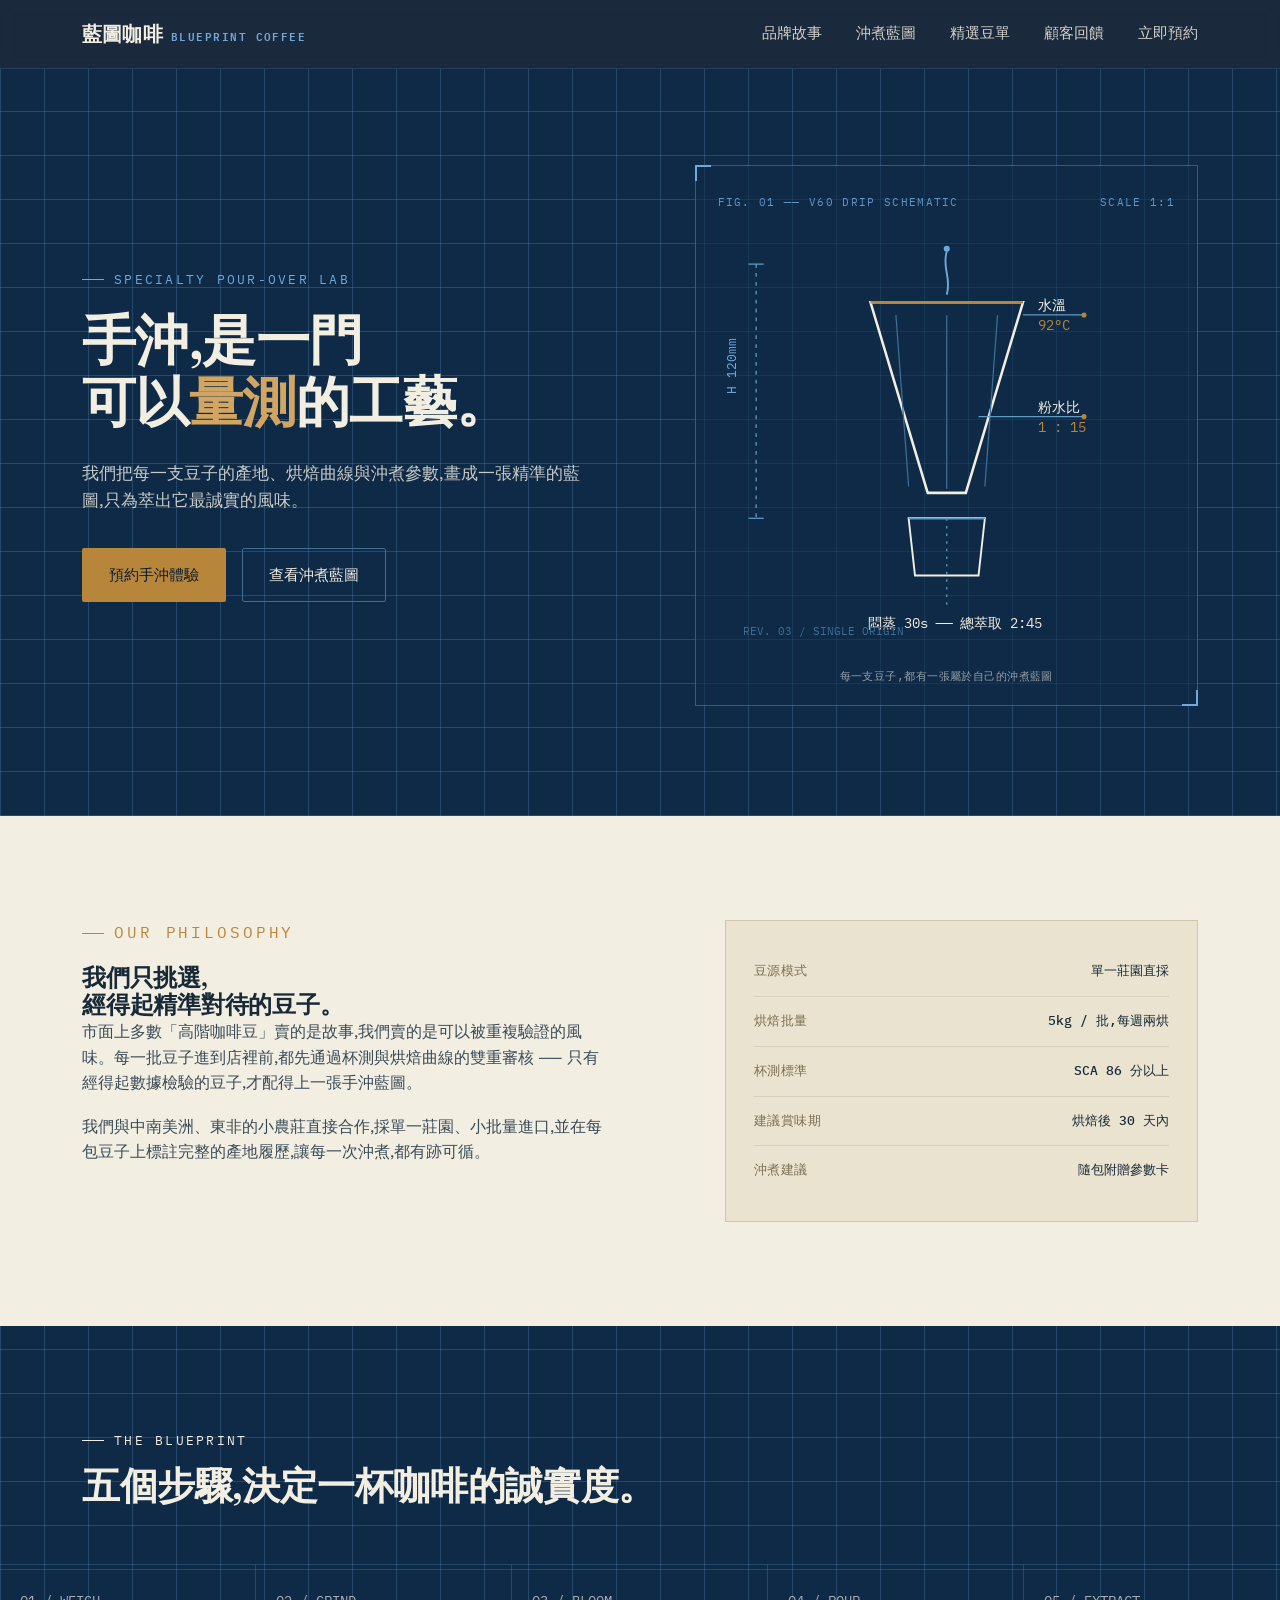
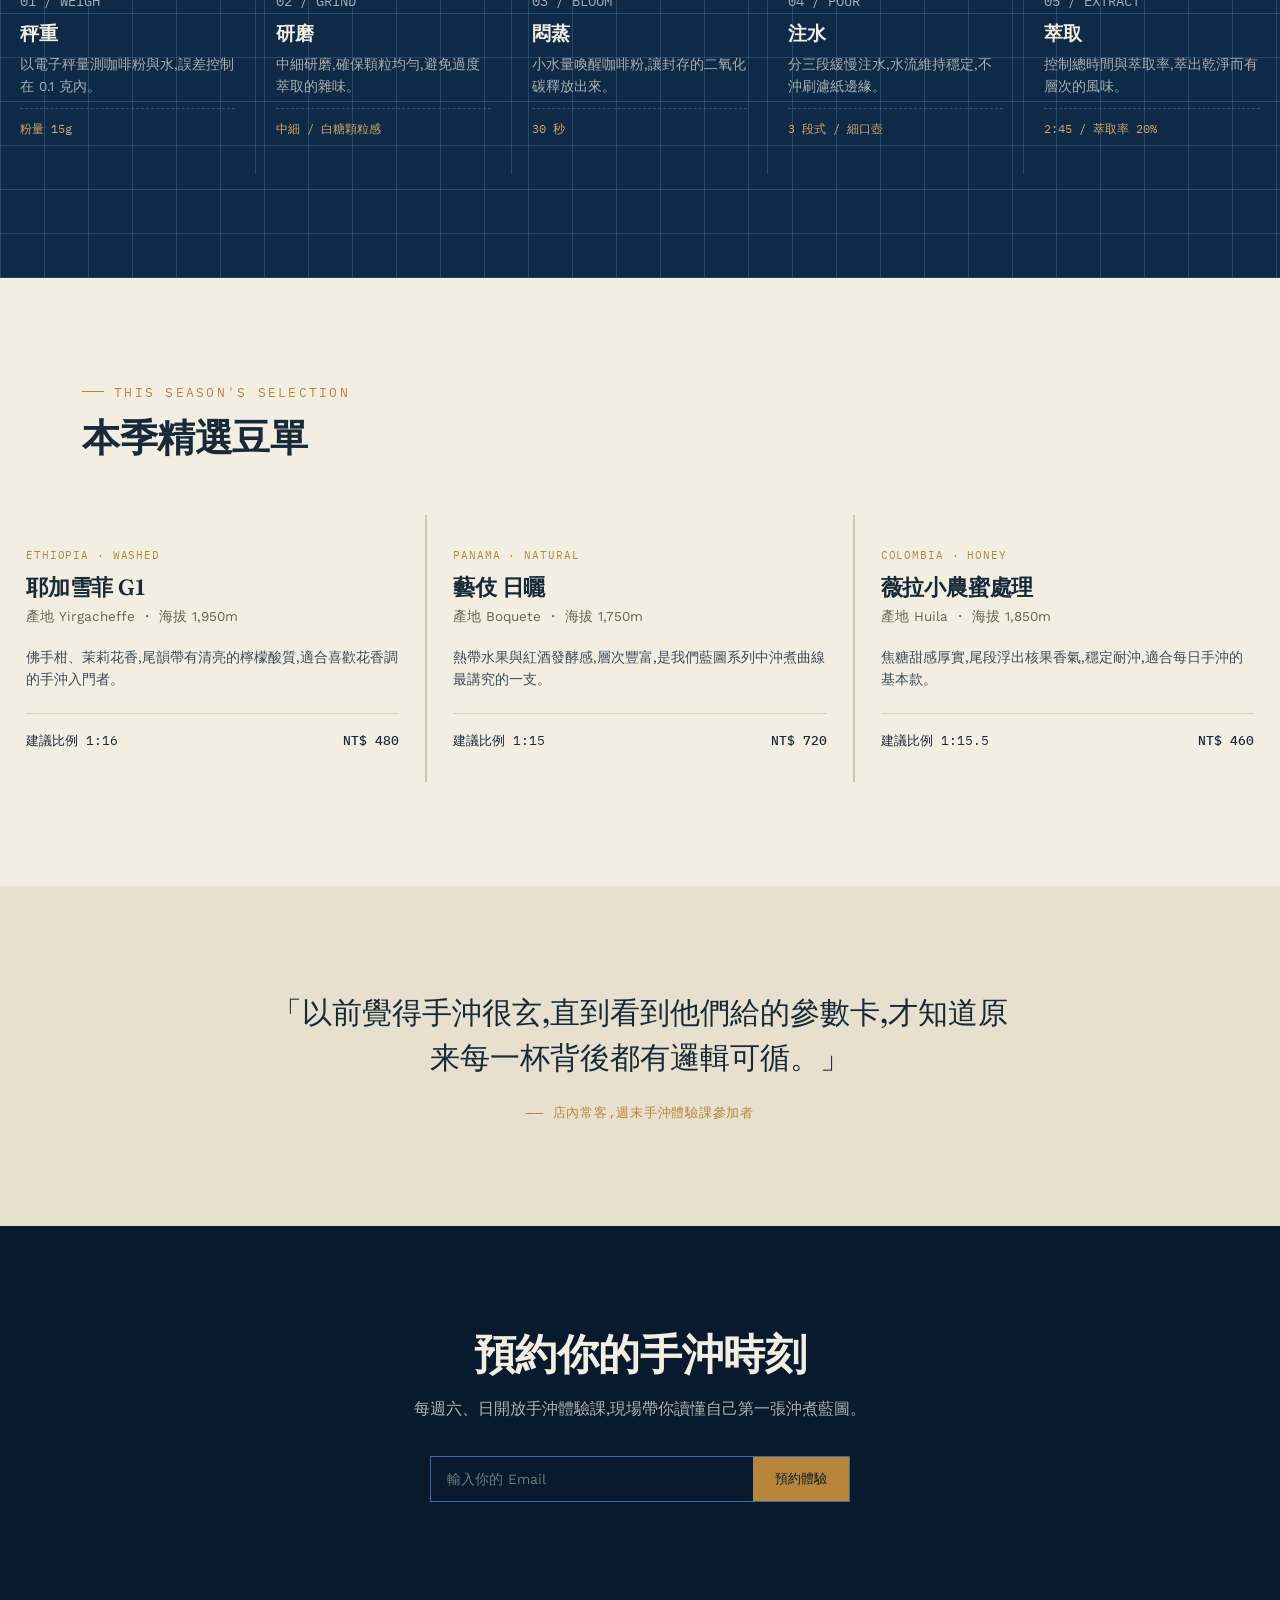
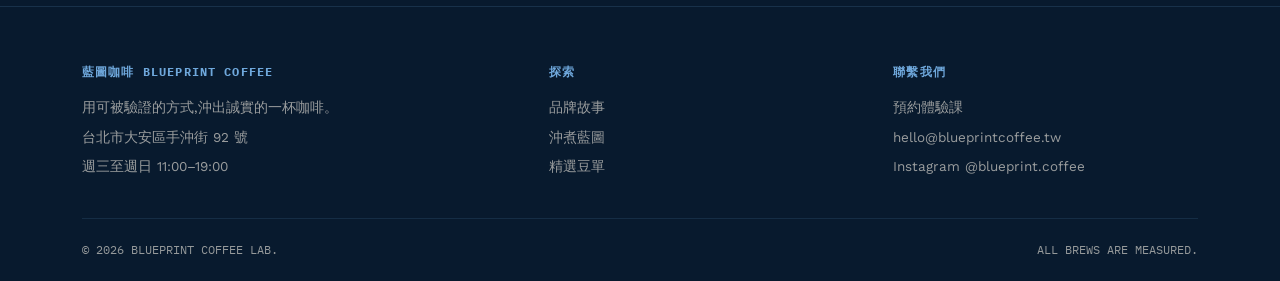
<file: docs/index.html>
<!DOCTYPE html>
<html lang="zh-Hant">
<head>
<meta charset="UTF-8">
<meta name="viewport" content="width=device-width, initial-scale=1.0">
<title>藍圖咖啡 Blueprint Coffee ── 精準手沖,誠實風味</title>
<link rel="preconnect" href="https://fonts.googleapis.com">
<link rel="preconnect" href="https://fonts.gstatic.com" crossorigin>
<link href="https://fonts.googleapis.com/css2?family=Fraunces:opsz,wght@9..144,400;9..144,500;9..144,600;9..144,700&family=Work+Sans:wght@300;400;500;600&family=IBM+Plex+Mono:wght@400;500&display=swap" rel="stylesheet">
<style>
  :root{
    --ink-black:#081A2E;
    --blueprint:#0E2A47;
    --blueprint-line:#3E6E96;
    --blueprint-line-soft:rgba(94,155,197,0.28);
    --paper:#F3EEE2;
    --paper-dim:#E7E0CE;
    --brass:#B8863B;
    --brass-light:#D2A662;
    --sky:#6FA8DC;
    --ink-on-paper:#182A38;
    --max-w:1180px;
  }

  *{margin:0;padding:0;box-sizing:border-box;}
  html{scroll-behavior:smooth;}
  body{
    font-family:'Work Sans', sans-serif;
    background:var(--paper);
    color:var(--ink-on-paper);
    line-height:1.6;
    -webkit-font-smoothing:antialiased;
  }
  a{color:inherit;text-decoration:none;}
  img,svg{display:block;max-width:100%;}
  .container{max-width:var(--max-w);margin:0 auto;padding:0 32px;}
  .eyebrow{
    font-family:'IBM Plex Mono', monospace;
    font-size:12.5px;
    letter-spacing:0.18em;
    text-transform:uppercase;
    display:flex;
    align-items:center;
    gap:10px;
  }
  .eyebrow::before{
    content:"";
    width:22px;height:1px;
    background:currentColor;
    display:inline-block;
  }
  h1,h2,h3{
    font-family:'Fraunces', serif;
    font-weight:600;
    line-height:1.15;
    letter-spacing:-0.01em;
  }
  .btn{
    display:inline-flex;
    align-items:center;
    gap:10px;
    padding:14px 26px;
    border-radius:2px;
    font-family:'Work Sans', sans-serif;
    font-size:15px;
    font-weight:500;
    border:1px solid transparent;
    cursor:pointer;
    transition:transform .25s ease, background .25s ease, border-color .25s ease, color .25s ease;
  }
  .btn:focus-visible{outline:2px solid var(--sky);outline-offset:3px;}
  .btn-primary{background:var(--brass);color:var(--ink-black);}
  .btn-primary:hover{background:var(--brass-light);transform:translateY(-1px);}
  .btn-ghost{border-color:var(--blueprint-line);color:var(--paper);}
  .btn-ghost:hover{border-color:var(--sky);color:var(--sky);}
  .btn-ghost.on-paper{border-color:var(--ink-on-paper);color:var(--ink-on-paper);}
  .btn-ghost.on-paper:hover{border-color:var(--brass);color:var(--brass);}

  /* ---------- NAV ---------- */
  header{
    position:sticky;top:0;z-index:50;
    background:rgba(8,26,46,0.92);
    backdrop-filter:blur(6px);
    border-bottom:1px solid rgba(94,155,197,0.2);
  }
  nav{
    max-width:var(--max-w);margin:0 auto;padding:18px 32px;
    display:flex;align-items:center;justify-content:space-between;
    color:var(--paper);
  }
  .logo{
    font-family:'Fraunces', serif;
    font-size:20px;font-weight:600;letter-spacing:0.01em;
    color:var(--paper);display:flex;align-items:baseline;gap:8px;
  }
  .logo span{
    font-family:'IBM Plex Mono', monospace;
    font-size:10.5px;letter-spacing:0.14em;color:var(--sky);
  }
  .nav-links{display:flex;gap:34px;font-size:14.5px;}
  .nav-links a{opacity:0.85;transition:opacity .2s;}
  .nav-links a:hover{opacity:1;color:var(--sky);}
  .nav-toggle{display:none;background:none;border:none;color:var(--paper);font-size:24px;cursor:pointer;}

  @media (max-width:860px){
    .nav-links{
      position:absolute;top:100%;left:0;right:0;
      background:var(--ink-black);
      flex-direction:column;gap:0;
      max-height:0;overflow:hidden;
      transition:max-height .3s ease;
    }
    .nav-links.open{max-height:320px;}
    .nav-links a{padding:16px 32px;border-top:1px solid rgba(94,155,197,0.15);}
    .nav-toggle{display:block;}
  }

  /* ---------- HERO ---------- */
  .hero{
    background:
      repeating-linear-gradient(0deg, var(--blueprint-line-soft) 0, var(--blueprint-line-soft) 1px, transparent 1px, transparent 44px),
      repeating-linear-gradient(90deg, var(--blueprint-line-soft) 0, var(--blueprint-line-soft) 1px, transparent 1px, transparent 44px),
      var(--blueprint);
    color:var(--paper);
    padding:96px 0 110px;
    position:relative;
    overflow:hidden;
  }
  .hero-grid{
    max-width:var(--max-w);margin:0 auto;padding:0 32px;
    display:grid;grid-template-columns:1.05fr 0.95fr;gap:56px;align-items:center;
  }
  .hero h1{font-size:clamp(34px,4.6vw,54px);margin:20px 0 26px;color:var(--paper);}
  .hero h1 em{font-style:normal;color:var(--brass-light);}
  .hero p.lede{font-size:17px;max-width:46ch;color:rgba(243,238,226,0.82);margin-bottom:34px;}
  .hero-cta{display:flex;gap:16px;flex-wrap:wrap;}
  .hero-eyebrow{color:var(--sky);margin-bottom:6px;}

  .blueprint-plate{
    position:relative;
    border:1px solid rgba(94,155,197,0.45);
    background:rgba(15,42,71,0.55);
    padding:28px 22px 20px;
  }
  .blueprint-plate::before,.blueprint-plate::after,
  .plate-corner-tl,.plate-corner-br{
    content:"";position:absolute;width:14px;height:14px;
    border-color:var(--sky);
  }
  .blueprint-plate::before{top:-1px;left:-1px;border-top:2px solid var(--sky);border-left:2px solid var(--sky);}
  .blueprint-plate::after{bottom:-1px;right:-1px;border-bottom:2px solid var(--sky);border-right:2px solid var(--sky);}
  .plate-label{
    font-family:'IBM Plex Mono', monospace;font-size:11px;letter-spacing:0.12em;
    color:var(--sky);display:flex;justify-content:space-between;margin-bottom:14px;opacity:0.85;
  }
  .plate-caption{
    font-family:'IBM Plex Mono', monospace;font-size:11px;color:rgba(243,238,226,0.6);
    text-align:center;margin-top:10px;letter-spacing:0.04em;
  }

  @media (max-width:900px){
    .hero-grid{grid-template-columns:1fr;}
    .hero{padding:64px 0 76px;}
  }

  /* ---------- SECTION SHARED ---------- */
  section{padding:104px 0;}
  .section-head{max-width:640px;margin-bottom:56px;}
  .section-head h2{font-size:clamp(26px,3.2vw,38px);margin-top:14px;}
  .on-dark{background:var(--ink-black);color:var(--paper);}
  .on-dark .eyebrow{color:var(--sky);}
  .on-paper .eyebrow{color:var(--brass);}

  /* ---------- ABOUT / SPEC SHEET ---------- */
  .about-grid{display:grid;grid-template-columns:1.1fr 0.9fr;gap:64px;align-items:start;}
  .about-grid p{font-size:16px;color:#3a4b58;max-width:52ch;margin-bottom:18px;}
  .spec-sheet{border:1px solid #cfc6ac;background:#EAE3D0;padding:26px 28px;}
  .spec-row{
    display:flex;justify-content:space-between;gap:20px;
    padding:14px 0;border-bottom:1px solid #d8d0b8;
    font-family:'IBM Plex Mono', monospace;font-size:13px;
  }
  .spec-row:last-child{border-bottom:none;}
  .spec-row dt{color:#7a6f52;letter-spacing:0.04em;}
  .spec-row dd{font-weight:500;color:var(--ink-on-paper);text-align:right;}

  @media (max-width:860px){ .about-grid{grid-template-columns:1fr;} }

  /* ---------- PROCESS BLUEPRINT ---------- */
  .process{
    background:
      repeating-linear-gradient(0deg, var(--blueprint-line-soft) 0, var(--blueprint-line-soft) 1px, transparent 1px, transparent 44px),
      repeating-linear-gradient(90deg, var(--blueprint-line-soft) 0, var(--blueprint-line-soft) 1px, transparent 1px, transparent 44px),
      var(--blueprint);
    color:var(--paper);
  }
  .steps{
    display:grid;grid-template-columns:repeat(5,1fr);gap:0;
    border-top:1px solid var(--blueprint-line-soft);
  }
  .step{
    padding:26px 20px;border-right:1px solid var(--blueprint-line-soft);position:relative;
  }
  .step:last-child{border-right:none;}
  .step-index{font-family:'IBM Plex Mono', monospace;font-size:12px;color:var(--sky);margin-bottom:14px;}
  .step h3{font-size:19px;color:var(--paper);margin-bottom:10px;font-weight:600;}
  .step p{font-size:13.5px;color:rgba(243,238,226,0.68);margin-bottom:10px;}
  .step .metric{
    font-family:'IBM Plex Mono', monospace;font-size:12px;color:var(--brass-light);
    border-top:1px dashed rgba(94,155,197,0.4);padding-top:10px;
  }
  @media (max-width:960px){
    .steps{grid-template-columns:1fr 1fr;}
    .step{border-right:1px solid var(--blueprint-line-soft);border-bottom:1px solid var(--blueprint-line-soft);}
    .step:nth-child(2n){border-right:none;}
  }
  @media (max-width:560px){
    .steps{grid-template-columns:1fr;}
    .step{border-right:none;}
  }

  /* ---------- BEANS ---------- */
  .bean-grid{display:grid;grid-template-columns:repeat(3,1fr);gap:2px;background:#cfc6ac;}
  .bean-card{
    background:var(--paper);padding:32px 26px;position:relative;
    display:flex;flex-direction:column;height:100%;
  }
  .bean-tag{
    font-family:'IBM Plex Mono', monospace;font-size:11px;color:var(--brass);
    letter-spacing:0.08em;margin-bottom:10px;
  }
  .bean-card h3{font-size:22px;margin-bottom:6px;}
  .bean-origin{font-size:13.5px;color:#6b6250;margin-bottom:18px;}
  .bean-notes{font-size:14px;color:#3a4b58;margin-bottom:22px;flex-grow:1;}
  .bean-meta{
    display:flex;justify-content:space-between;align-items:center;
    border-top:1px solid #d8d0b8;padding-top:16px;
    font-family:'IBM Plex Mono', monospace;font-size:12.5px;
  }
  .bean-price{color:var(--ink-on-paper);font-weight:500;}
  @media (max-width:900px){ .bean-grid{grid-template-columns:1fr 1fr;} }
  @media (max-width:600px){ .bean-grid{grid-template-columns:1fr;} }

  /* ---------- QUOTE ---------- */
  .quote-section{background:var(--paper-dim);}
  .quote-wrap{max-width:760px;margin:0 auto;text-align:center;}
  blockquote{
    font-family:'Fraunces', serif;font-size:clamp(22px,2.6vw,30px);
    font-weight:500;line-height:1.5;color:var(--ink-on-paper);margin-bottom:22px;
  }
  .quote-attr{font-family:'IBM Plex Mono', monospace;font-size:12.5px;color:var(--brass);letter-spacing:0.06em;}

  /* ---------- CTA / FOOTER ---------- */
  .cta-section{background:var(--ink-black);color:var(--paper);text-align:center;}
  .cta-section h2{font-size:clamp(28px,3.6vw,42px);margin-bottom:18px;}
  .cta-section p{color:rgba(243,238,226,0.72);max-width:48ch;margin:0 auto 34px;}
  .cta-form{
    display:flex;max-width:420px;margin:0 auto;gap:0;border:1px solid var(--blueprint-line);
  }
  .cta-form input{
    flex:1;background:transparent;border:none;padding:14px 16px;
    color:var(--paper);font-family:'Work Sans', sans-serif;font-size:14px;
  }
  .cta-form input::placeholder{color:rgba(243,238,226,0.45);}
  .cta-form input:focus{outline:none;}
  .cta-form button{
    background:var(--brass);color:var(--ink-black);border:none;
    padding:0 22px;font-weight:500;cursor:pointer;font-family:'Work Sans', sans-serif;
    transition:background .2s;
  }
  .cta-form button:hover{background:var(--brass-light);}

  footer{background:var(--ink-black);border-top:1px solid rgba(94,155,197,0.18);color:rgba(243,238,226,0.6);}
  .footer-grid{
    display:grid;grid-template-columns:1.4fr 1fr 1fr;gap:40px;padding:56px 0 32px;
    font-size:13.5px;
  }
  .footer-grid h4{
    font-family:'IBM Plex Mono', monospace;font-size:11.5px;letter-spacing:0.1em;
    color:var(--sky);margin-bottom:16px;text-transform:uppercase;
  }
  .footer-grid p, .footer-grid a{display:block;margin-bottom:8px;color:rgba(243,238,226,0.62);}
  .footer-grid a:hover{color:var(--paper);}
  .footer-bottom{
    border-top:1px solid rgba(94,155,197,0.15);padding:22px 0;
    font-family:'IBM Plex Mono', monospace;font-size:11.5px;
    display:flex;justify-content:space-between;flex-wrap:wrap;gap:10px;
  }
  @media (max-width:700px){ .footer-grid{grid-template-columns:1fr;} }

  /* ---------- REVEAL ---------- */
  .reveal{opacity:0;transform:translateY(18px);transition:opacity .7s ease, transform .7s ease;}
  .reveal.in{opacity:1;transform:translateY(0);}
  @media (prefers-reduced-motion: reduce){
    .reveal{opacity:1;transform:none;transition:none;}
    html{scroll-behavior:auto;}
  }
</style>
</head>
<body>

<header>
  <nav>
    <a href="#top" class="logo">藍圖咖啡<span>BLUEPRINT COFFEE</span></a>
    <button class="nav-toggle" id="navToggle" aria-label="開啟選單" aria-expanded="false">☰</button>
    <div class="nav-links" id="navLinks">
      <a href="#about">品牌故事</a>
      <a href="#process">沖煮藍圖</a>
      <a href="#beans">精選豆單</a>
      <a href="#quote">顧客回饋</a>
      <a href="#cta">立即預約</a>
    </div>
  </nav>
</header>

<section class="hero" id="top">
  <div class="hero-grid">
    <div>
      <p class="eyebrow hero-eyebrow">SPECIALTY POUR-OVER LAB</p>
      <h1>手沖,是一門<br>可以<em>量測</em>的工藝。</h1>
      <p class="lede">我們把每一支豆子的產地、烘焙曲線與沖煮參數,畫成一張精準的藍圖,只為萃出它最誠實的風味。</p>
      <div class="hero-cta">
        <a href="#cta" class="btn btn-primary">預約手沖體驗</a>
        <a href="#process" class="btn btn-ghost">查看沖煮藍圖</a>
      </div>
    </div>

    <div class="blueprint-plate reveal">
      <div class="plate-label"><span>FIG. 01 ── V60 DRIP SCHEMATIC</span><span>SCALE 1:1</span></div>
      <svg viewBox="0 0 360 340" xmlns="http://www.w3.org/2000/svg" role="img" aria-label="V60 手沖濾杯示意圖,標註水溫、粉水比、悶蒸與總萃取時間">
        <!-- dimension lines -->
        <line x1="30" y1="30" x2="30" y2="230" stroke="#5E9BC5" stroke-width="1" stroke-dasharray="3 4"/>
        <line x1="24" y1="30" x2="36" y2="30" stroke="#5E9BC5" stroke-width="1"/>
        <line x1="24" y1="230" x2="36" y2="230" stroke="#5E9BC5" stroke-width="1"/>
        <text x="14" y="132" fill="#6FA8DC" font-size="10" font-family="IBM Plex Mono, monospace" transform="rotate(-90 14 132)">H 120mm</text>

        <!-- dripper cone -->
        <path d="M120 60 L240 60 L195 210 L165 210 Z" fill="none" stroke="#F3EEE2" stroke-width="2"/>
        <path d="M120 60 L240 60" stroke="#B8863B" stroke-width="2"/>
        <!-- ribs -->
        <line x1="140" y1="70" x2="150" y2="205" stroke="#3E6E96" stroke-width="1"/>
        <line x1="180" y1="70" x2="180" y2="207" stroke="#3E6E96" stroke-width="1"/>
        <line x1="220" y1="70" x2="210" y2="205" stroke="#3E6E96" stroke-width="1"/>

        <!-- server -->
        <path d="M150 230 L210 230 L205 275 L155 275 Z" fill="none" stroke="#F3EEE2" stroke-width="1.5"/>
        <line x1="150" y1="230" x2="210" y2="230" stroke="#5E9BC5" stroke-width="1"/>

        <!-- pour line + droplets -->
        <path d="M180 20 C176 34, 184 40, 180 54" stroke="#6FA8DC" stroke-width="1.5" fill="none"/>
        <circle cx="180" cy="18" r="2.4" fill="#6FA8DC"/>

        <!-- annotation callouts -->
        <line x1="240" y1="70" x2="288" y2="70" stroke="#5E9BC5" stroke-width="1"/>
        <circle cx="288" cy="70" r="2" fill="#B8863B"/>
        <text x="252" y="66" fill="#F3EEE2" font-size="11" font-family="IBM Plex Mono, monospace">水溫</text>
        <text x="252" y="82" fill="#B8863B" font-size="11" font-family="IBM Plex Mono, monospace">92°C</text>

        <line x1="205" y1="150" x2="288" y2="150" stroke="#5E9BC5" stroke-width="1"/>
        <circle cx="288" cy="150" r="2" fill="#B8863B"/>
        <text x="252" y="146" fill="#F3EEE2" font-size="11" font-family="IBM Plex Mono, monospace">粉水比</text>
        <text x="252" y="162" fill="#B8863B" font-size="11" font-family="IBM Plex Mono, monospace">1 : 15</text>

        <line x1="180" y1="230" x2="180" y2="300" stroke="#5E9BC5" stroke-width="1" stroke-dasharray="2 4"/>
        <text x="118" y="316" fill="#F3EEE2" font-size="11" font-family="IBM Plex Mono, monospace">悶蒸 30s ── 總萃取 2:45</text>

        <!-- corner tick -->
        <text x="20" y="322" fill="#3E6E96" font-size="9" font-family="IBM Plex Mono, monospace">REV. 03 / SINGLE ORIGIN</text>
      </svg>
      <p class="plate-caption">每一支豆子,都有一張屬於自己的沖煮藍圖</p>
    </div>
  </div>
</section>

<section class="on-paper" id="about">
  <div class="container">
    <div class="about-grid">
      <div class="reveal">
        <p class="eyebrow">OUR PHILOSOPHY</p>
        <h2>我們只挑選,<br>經得起精準對待的豆子。</h2>
        <p>市面上多數「高階咖啡豆」賣的是故事,我們賣的是可以被重複驗證的風味。每一批豆子進到店裡前,都先通過杯測與烘焙曲線的雙重審核 ── 只有經得起數據檢驗的豆子,才配得上一張手沖藍圖。</p>
        <p>我們與中南美洲、東非的小農莊直接合作,採單一莊園、小批量進口,並在每包豆子上標註完整的產地履歷,讓每一次沖煮,都有跡可循。</p>
      </div>
      <dl class="spec-sheet reveal">
        <div class="spec-row"><dt>豆源模式</dt><dd>單一莊園直採</dd></div>
        <div class="spec-row"><dt>烘焙批量</dt><dd>5kg / 批,每週兩烘</dd></div>
        <div class="spec-row"><dt>杯測標準</dt><dd>SCA 86 分以上</dd></div>
        <div class="spec-row"><dt>建議賞味期</dt><dd>烘焙後 30 天內</dd></div>
        <div class="spec-row"><dt>沖煮建議</dt><dd>隨包附贈參數卡</dd></div>
      </dl>
    </div>
  </div>
</section>

<section class="process" id="process">
  <div class="container">
    <div class="section-head reveal">
      <p class="eyebrow">THE BLUEPRINT</p>
      <h2>五個步驟,決定一杯咖啡的誠實度。</h2>
    </div>
  </div>
  <div class="steps reveal">
    <div class="step">
      <p class="step-index">01 / WEIGH</p>
      <h3>秤重</h3>
      <p>以電子秤量測咖啡粉與水,誤差控制在 0.1 克內。</p>
      <p class="metric">粉量 15g</p>
    </div>
    <div class="step">
      <p class="step-index">02 / GRIND</p>
      <h3>研磨</h3>
      <p>中細研磨,確保顆粒均勻,避免過度萃取的雜味。</p>
      <p class="metric">中細 / 白糖顆粒感</p>
    </div>
    <div class="step">
      <p class="step-index">03 / BLOOM</p>
      <h3>悶蒸</h3>
      <p>小水量喚醒咖啡粉,讓封存的二氧化碳釋放出來。</p>
      <p class="metric">30 秒</p>
    </div>
    <div class="step">
      <p class="step-index">04 / POUR</p>
      <h3>注水</h3>
      <p>分三段緩慢注水,水流維持穩定,不沖刷濾紙邊緣。</p>
      <p class="metric">3 段式 / 細口壺</p>
    </div>
    <div class="step">
      <p class="step-index">05 / EXTRACT</p>
      <h3>萃取</h3>
      <p>控制總時間與萃取率,萃出乾淨而有層次的風味。</p>
      <p class="metric">2:45 / 萃取率 20%</p>
    </div>
  </div>
</section>

<section class="on-paper" id="beans">
  <div class="container">
    <div class="section-head reveal">
      <p class="eyebrow">THIS SEASON'S SELECTION</p>
      <h2>本季精選豆單</h2>
    </div>
  </div>
  <div class="bean-grid reveal">
    <div class="bean-card">
      <p class="bean-tag">ETHIOPIA · WASHED</p>
      <h3>耶加雪菲 G1</h3>
      <p class="bean-origin">產地 Yirgacheffe ・ 海拔 1,950m</p>
      <p class="bean-notes">佛手柑、茉莉花香,尾韻帶有清亮的檸檬酸質,適合喜歡花香調的手沖入門者。</p>
      <div class="bean-meta"><span>建議比例 1:16</span><span class="bean-price">NT$ 480</span></div>
    </div>
    <div class="bean-card">
      <p class="bean-tag">PANAMA · NATURAL</p>
      <h3>藝伎 日曬</h3>
      <p class="bean-origin">產地 Boquete ・ 海拔 1,750m</p>
      <p class="bean-notes">熱帶水果與紅酒發酵感,層次豐富,是我們藍圖系列中沖煮曲線最講究的一支。</p>
      <div class="bean-meta"><span>建議比例 1:15</span><span class="bean-price">NT$ 720</span></div>
    </div>
    <div class="bean-card">
      <p class="bean-tag">COLOMBIA · HONEY</p>
      <h3>薇拉小農蜜處理</h3>
      <p class="bean-origin">產地 Huila ・ 海拔 1,850m</p>
      <p class="bean-notes">焦糖甜感厚實,尾段浮出核果香氣,穩定耐沖,適合每日手沖的基本款。</p>
      <div class="bean-meta"><span>建議比例 1:15.5</span><span class="bean-price">NT$ 460</span></div>
    </div>
  </div>
</section>

<section class="quote-section" id="quote">
  <div class="container">
    <div class="quote-wrap reveal">
      <blockquote>「以前覺得手沖很玄,直到看到他們給的參數卡,才知道原来每一杯背後都有邏輯可循。」</blockquote>
      <p class="quote-attr">── 店內常客,週末手沖體驗課參加者</p>
    </div>
  </div>
</section>

<section class="cta-section" id="cta">
  <div class="container">
    <h2 class="reveal">預約你的手沖時刻</h2>
    <p class="reveal">每週六、日開放手沖體驗課,現場帶你讀懂自己第一張沖煮藍圖。</p>
    <form class="cta-form reveal" onsubmit="event.preventDefault(); this.querySelector('button').textContent='已收到,我們會盡快聯繫';">
      <input type="email" placeholder="輸入你的 Email" required aria-label="Email">
      <button type="submit">預約體驗</button>
    </form>
  </div>
</section>

<footer>
  <div class="container">
    <div class="footer-grid">
      <div>
        <h4>藍圖咖啡 BLUEPRINT COFFEE</h4>
        <p>用可被驗證的方式,沖出誠實的一杯咖啡。</p>
        <p>台北市大安區手沖街 92 號</p>
        <p>週三至週日 11:00–19:00</p>
      </div>
      <div>
        <h4>探索</h4>
        <a href="#about">品牌故事</a>
        <a href="#process">沖煮藍圖</a>
        <a href="#beans">精選豆單</a>
      </div>
      <div>
        <h4>聯繫我們</h4>
        <a href="#cta">預約體驗課</a>
        <a href="mailto:hello@blueprintcoffee.tw">hello@blueprintcoffee.tw</a>
        <a href="#top">Instagram @blueprint.coffee</a>
      </div>
    </div>
    <div class="footer-bottom">
      <span>© 2026 BLUEPRINT COFFEE LAB.</span>
      <span>ALL BREWS ARE MEASURED.</span>
    </div>
  </div>
</footer>

<script>
  // mobile nav toggle
  const navToggle = document.getElementById('navToggle');
  const navLinks = document.getElementById('navLinks');
  navToggle.addEventListener('click', () => {
    const isOpen = navLinks.classList.toggle('open');
    navToggle.setAttribute('aria-expanded', isOpen);
  });
  navLinks.querySelectorAll('a').forEach(a => a.addEventListener('click', () => {
    navLinks.classList.remove('open');
    navToggle.setAttribute('aria-expanded', 'false');
  }));

  // scroll reveal
  const prefersReduced = window.matchMedia('(prefers-reduced-motion: reduce)').matches;
  if (!prefersReduced && 'IntersectionObserver' in window) {
    const io = new IntersectionObserver((entries) => {
      entries.forEach(entry => {
        if (entry.isIntersecting) {
          entry.target.classList.add('in');
          io.unobserve(entry.target);
        }
      });
    }, { threshold: 0.15 });
    document.querySelectorAll('.reveal').forEach(el => io.observe(el));
  } else {
    document.querySelectorAll('.reveal').forEach(el => el.classList.add('in'));
  }
</script>

</body>
</html>
</file>
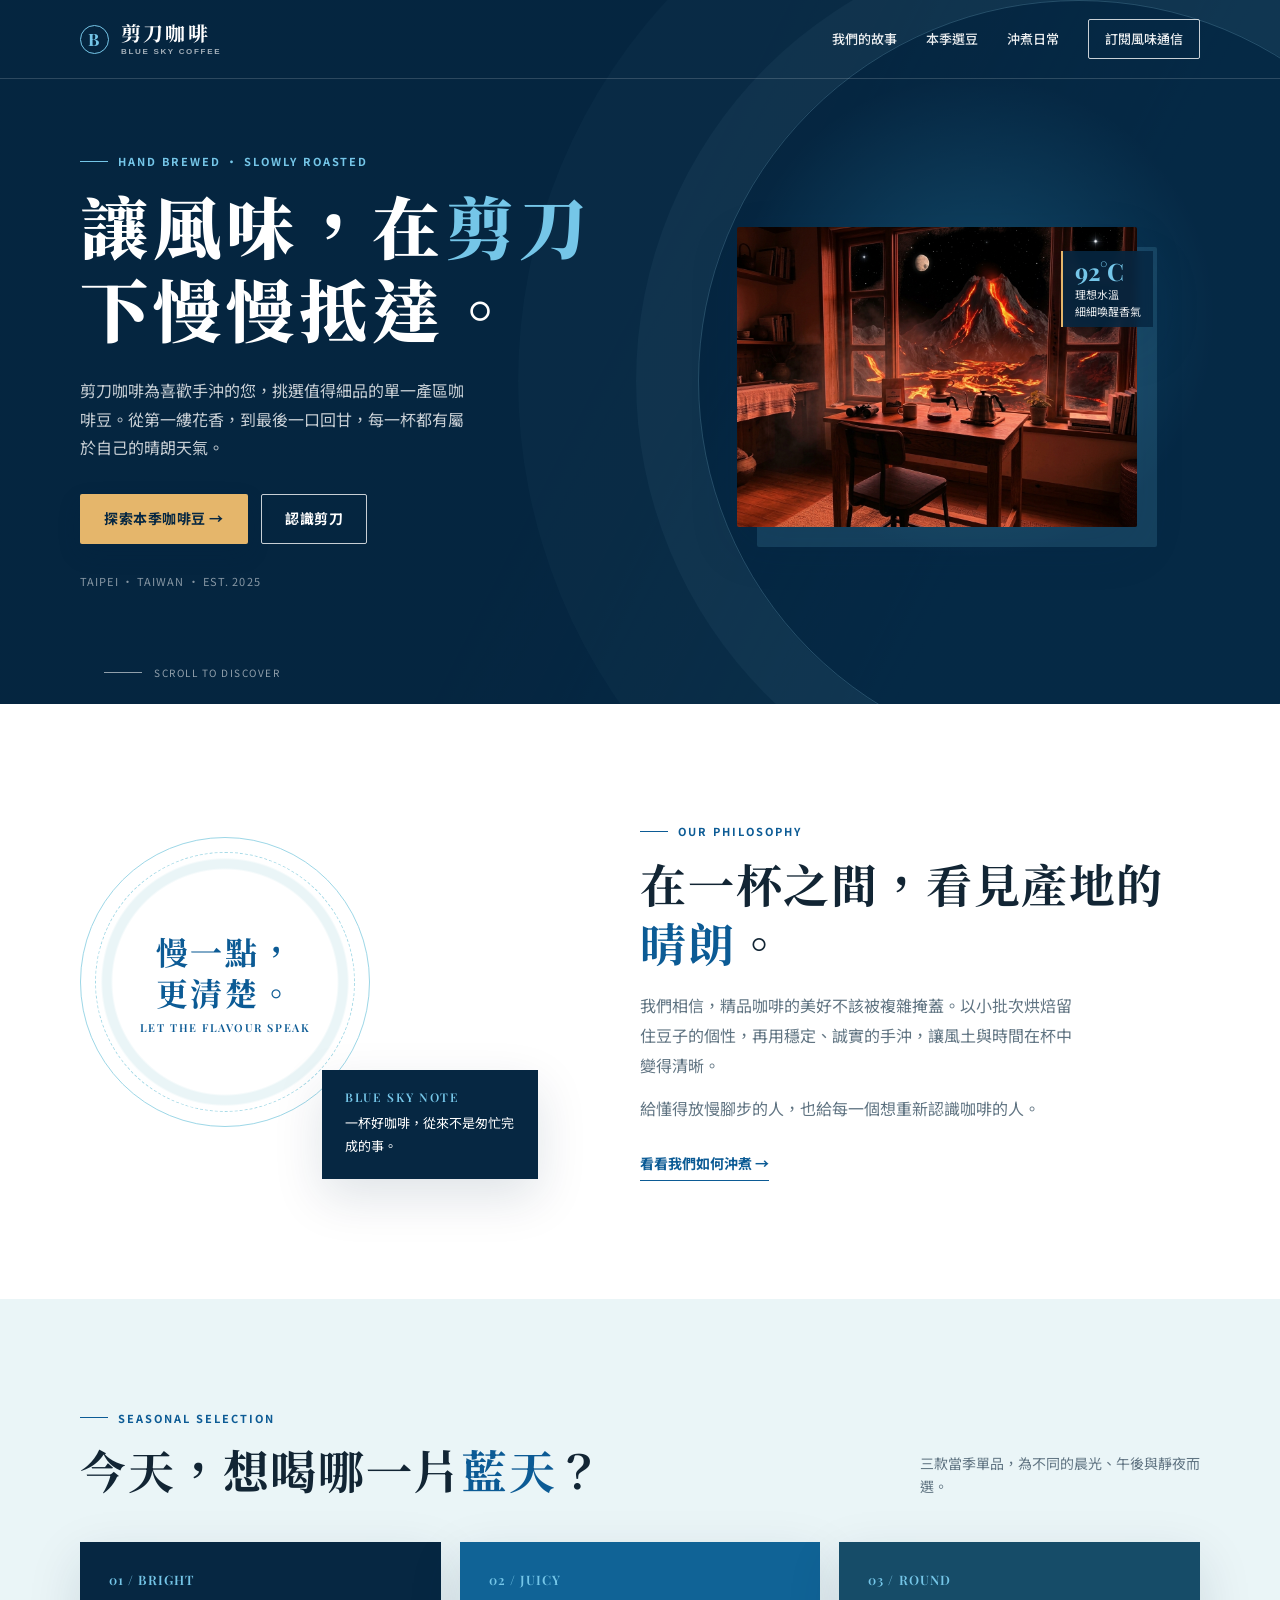
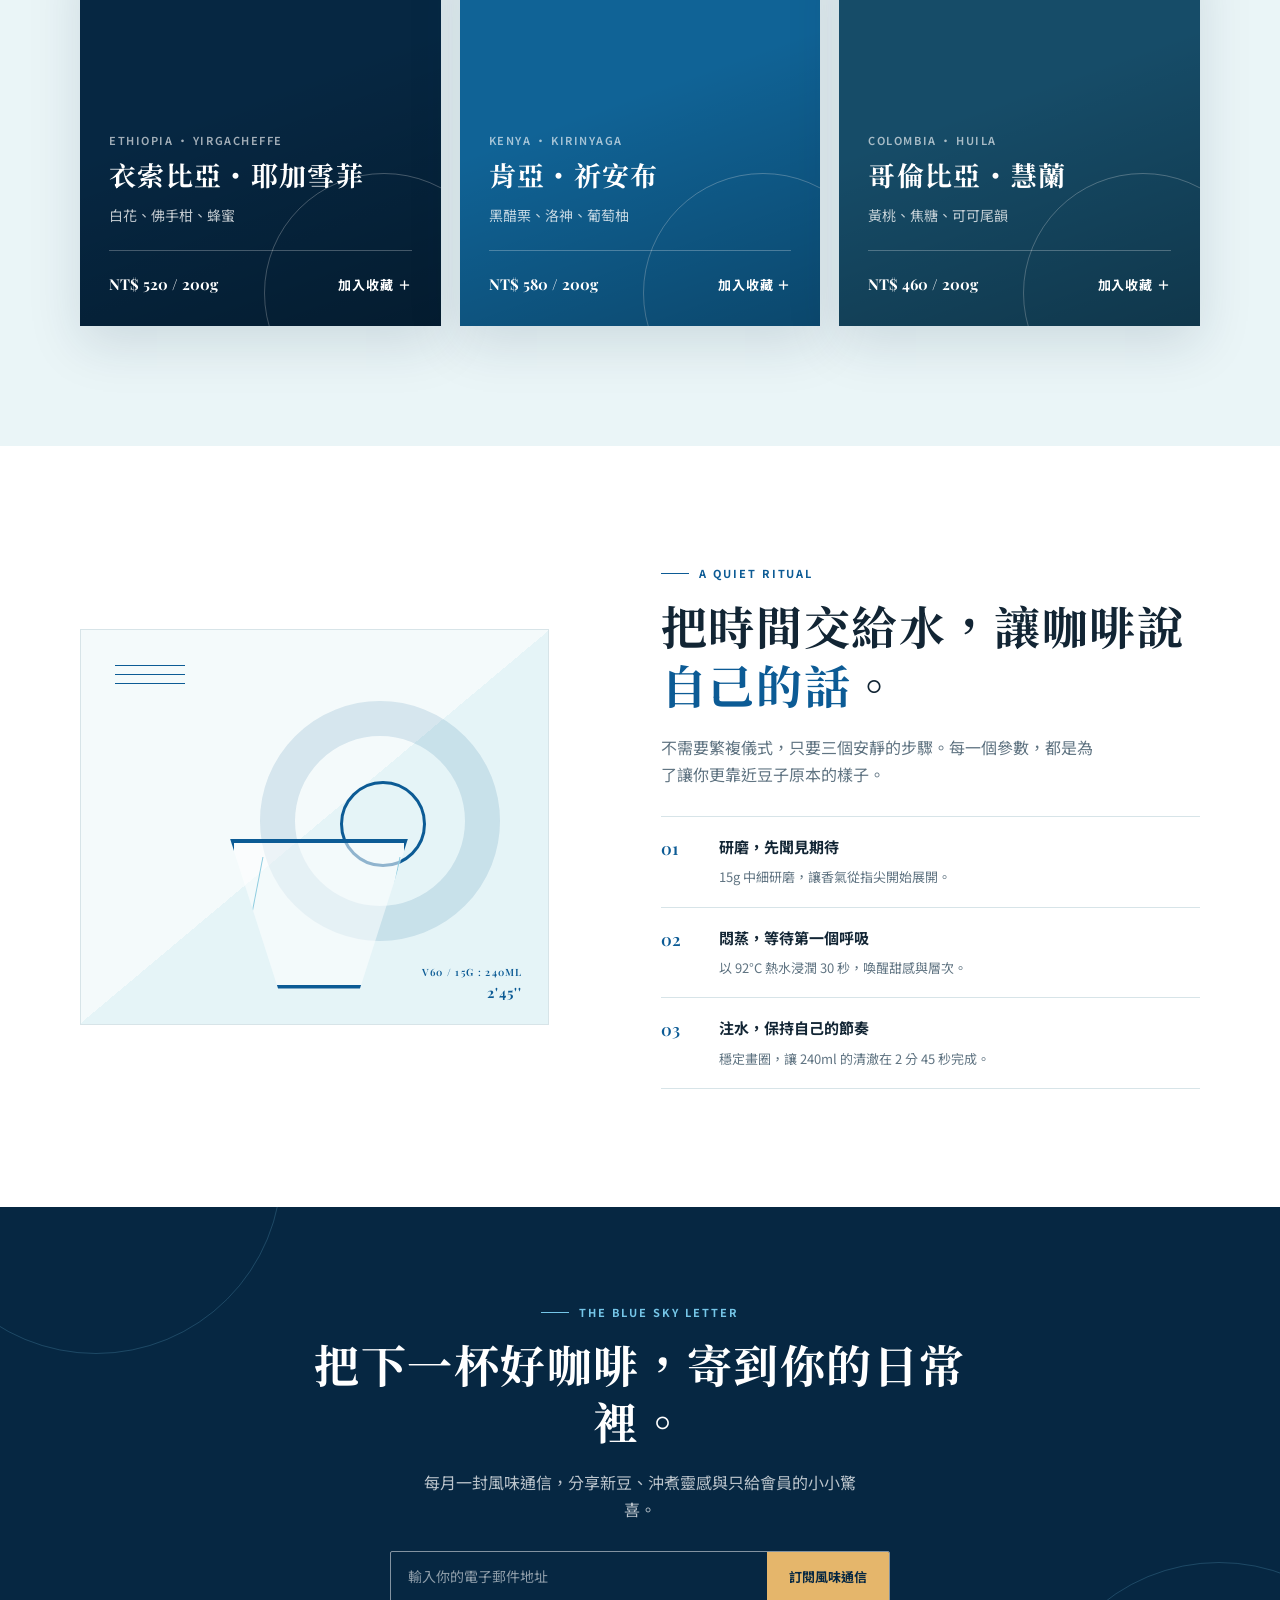
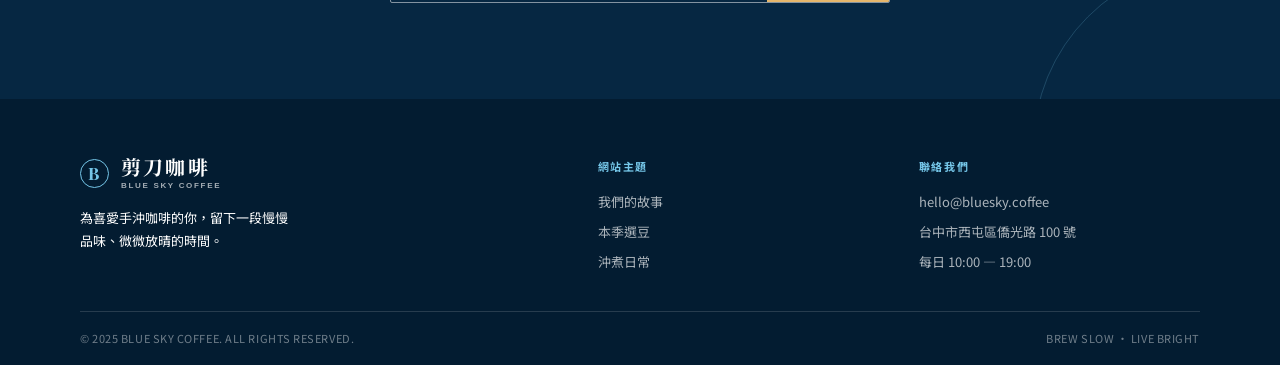
<file: onepage1/index.html>
<!DOCTYPE html>
<html lang="zh-Hant">
<head>
  <meta charset="UTF-8">
  <meta name="viewport" content="width=device-width, initial-scale=1.0">
  <title>剪刀咖啡｜讓風味，慢慢抵達</title>
  <meta name="description" content="藍天咖啡，為手沖咖啡愛好者挑選當季精品咖啡豆，讓每一杯都清澈、明亮、值得細品。">
  <link rel="preconnect" href="https://fonts.googleapis.com">
  <link rel="preconnect" href="https://fonts.gstatic.com" crossorigin>
  <link href="https://fonts.googleapis.com/css2?family=Noto+Sans+TC:wght@400;500;600;700&family=Noto+Serif+TC:wght@600;700;900&family=Playfair+Display:ital,wght@0,600;0,700;1,600&display=swap" rel="stylesheet">
  <style>
    :root {
      --navy: #062742;
      --blue: #0c5b95;
      --sky: #75c6e8;
      --scissors: #75c6e8;
      --mist: #eaf5f7;
      --cream: #fbfaf6;
      --ink: #122534;
      --muted: #607482;
      --line: #d7e4e8;
      --sand: #e5b66b;
      --shadow: 0 18px 50px rgba(6, 39, 66, .13);
    }

    * { box-sizing: border-box; }
    html { scroll-behavior: smooth; }
    body {
      margin: 0;
      color: var(--ink);
      background: var(--cream);
      font-family: "Noto Sans TC", sans-serif;
      font-size: 16px;
      line-height: 1.7;
      -webkit-font-smoothing: antialiased;
    }

    a { color: inherit; text-decoration: none; }
    button, input { font: inherit; }
    button { cursor: pointer; }
    .wrap { width: min(1120px, calc(100% - 48px)); margin: 0 auto; }
    .serif { font-family: "Noto Serif TC", serif; }

    .eyebrow {
      display: flex;
      align-items: center;
      gap: 10px;
      margin: 0 0 13px;
      color: var(--blue);
      font-size: 11px;
      font-weight: 700;
      letter-spacing: .18em;
    }
    .eyebrow::before { content: ""; width: 28px; height: 1px; background: currentColor; }

    .section-title {
      margin: 0;
      font: 700 clamp(30px, 4vw, 46px)/1.28 "Noto Serif TC", serif;
      letter-spacing: .035em;
    }
    .section-title .accent-blue {
      color: var(--blue);
      font-style: normal;
    }

    .section-copy { max-width: 48ch; margin: 20px 0 0; color: var(--muted); }

    .button {
      display: inline-flex;
      align-items: center;
      justify-content: center;
      gap: 11px;
      min-height: 50px;
      padding: 12px 23px;
      border: 1px solid transparent;
      border-radius: 2px;
      font-size: 14px;
      font-weight: 700;
      letter-spacing: .04em;
      transition: transform .22s ease, box-shadow .22s ease, background .22s ease, color .22s ease;
    }
    .button:hover { transform: translateY(-2px); }
    .button:focus-visible, a:focus-visible, button:focus-visible, input:focus-visible {
      outline: 3px solid var(--sky);
      outline-offset: 4px;
    }

    .button-primary {
      color: var(--navy);
      background: var(--sand);
      box-shadow: 0 9px 22px rgba(1, 35, 59, .2);
    }
    .button-primary:hover { background: #f0c77f; }

    .button-outline {
      color: #fff;
      border-color: rgba(255, 255, 255, .78);
    }
    .button-outline:hover {
      background: #fff;
      color: var(--navy);
    }

    /* 5.1 固定頁首與導覽 */
    .site-header {
      position: absolute;
      top: 0;
      left: 0;
      z-index: 10;
      width: 100%;
      color: #fff;
      border-bottom: 1px solid rgba(255, 255, 255, .16);
    }
    .nav {
      display: flex;
      align-items: center;
      justify-content: space-between;
      min-height: 78px;
    }
    .brand {
      display: flex;
      align-items: center;
      gap: 12px;
      font: 700 20px/1 "Noto Serif TC", serif;
      letter-spacing: .11em;
      color: #fff;
    }
    .brand-mark {
      display: grid;
      width: 29px;
      height: 29px;
      place-items: center;
      border: 1px solid var(--sky);
      border-radius: 50%;
      color: var(--sky);
      font: 700 17px/1 "Playfair Display", serif;
    }
    .brand small {
      display: block;
      margin-top: 5px;
      color: rgba(255, 255, 255, .64);
      font: 600 8px/1 sans-serif;
      letter-spacing: .21em;
    }
    .nav-links {
      display: flex;
      align-items: center;
      gap: 29px;
      font-size: 13px;
      font-weight: 500;
      list-style: none;
      margin: 0;
      padding: 0;
    }
    .nav-links a {
      position: relative;
      padding: 6px 0;
      color: rgba(255, 255, 255, .92);
      white-space: nowrap;
    }
    .nav-links a:not(.nav-cta)::after {
      content: "";
      position: absolute;
      right: 0;
      bottom: 0;
      left: 0;
      height: 1px;
      background: var(--sky);
      transform: scaleX(0);
      transform-origin: right;
      transition: transform .22s;
    }
    .nav-links a:not(.nav-cta):hover::after {
      transform: scaleX(1);
      transform-origin: left;
    }
    .nav-cta {
      padding: 8px 16px !important;
      border: 1px solid rgba(255, 255, 255, .78);
      border-radius: 2px;
      transition: color .22s, background .22s;
    }
    .nav-cta:hover {
      color: var(--navy) !important;
      background: #fff;
    }
    .menu-toggle {
      display: none;
      border: 0;
      color: #fff;
      background: transparent;
      font-size: 26px;
      line-height: 1;
      padding: 6px;
    }

    /* 5.2 Hero：品牌主視覺 */
    .hero {
      position: relative;
      min-height: 704px;
      overflow: hidden;
      color: #fff;
      background: var(--navy);
    }
    .hero::before {
      content: "";
      position: absolute;
      inset: 0;
      opacity: .36;
      background: radial-gradient(circle at 76% 45%, rgba(55, 167, 212, .75), transparent 23%),
                  linear-gradient(117deg, rgba(4, 25, 45, .22) 0 48%, rgba(5, 47, 78, .82) 78%);
      pointer-events: none;
    }
    .hero::after {
      content: "";
      position: absolute;
      top: 0;
      right: -180px;
      width: 760px;
      height: 760px;
      border: 1px solid rgba(153, 220, 240, .22);
      border-radius: 50%;
      box-shadow: 0 0 0 62px rgba(153, 220, 240, .045), 0 0 0 180px rgba(153, 220, 240, .025);
      pointer-events: none;
    }
    .hero-grid {
      position: relative;
      z-index: 1;
      display: grid;
      grid-template-columns: 1.02fr .98fr;
      gap: 45px;
      align-items: center;
      min-height: 704px;
      padding: 122px 0 72px;
    }
    .hero .eyebrow { color: var(--sky); }
    .hero-title {
      max-width: 14ch;
      margin: 0;
      font: 900 clamp(42px, 5.5vw, 68px)/1.22 "Noto Serif TC", serif;
      letter-spacing: .075em;
    }
    .hero-title .scissors-word { color: var(--scissors, var(--sky)); }
    .hero-lede {
      max-width: 44ch;
      margin: 26px 0 32px;
      color: rgba(255, 255, 255, .78);
      font-size: 16px;
      line-height: 1.8;
    }
    .hero-actions { display: flex; flex-wrap: wrap; gap: 13px; }
    .hero-note {
      margin-top: 28px;
      color: rgba(255, 255, 255, .52);
      font-size: 11px;
      letter-spacing: .1em;
    }

    /* Hero 右欄既有圖片展示區（依據 onepage1.md 規格：寬 400px、高 300px） */
    .hero-art {
      position: relative;
      min-height: 380px;
      display: flex;
      align-items: center;
      justify-content: center;
    }
    .hero-photo-wrap {
      position: relative;
      width: 400px;
      max-width: 100%;
      display: inline-block;
    }
    .hero-photo {
      display: block;
      width: 400px;
      height: 300px;
      max-width: 100%;
      object-fit: cover;
      border-radius: 2px;
      box-shadow: 20px 20px 0 rgba(117, 198, 232, .15), var(--shadow);
      transition: transform .3s ease;
    }
    .hero-photo:hover {
      transform: translateY(-4px);
    }
    .temp-note {
      position: absolute;
      right: -16px;
      top: 24px;
      border-left: 2px solid var(--sand);
      padding: 8px 12px;
      background: rgba(6, 39, 66, .88);
      color: rgba(255, 255, 255, .92);
      font-size: 11px;
      line-height: 1.5;
      backdrop-filter: blur(4px);
      box-shadow: var(--shadow);
    }
    .temp-note b {
      display: block;
      font: 700 24px/1 "Playfair Display", serif;
      color: var(--sky);
      margin-bottom: 3px;
    }

    .scroll-line {
      position: absolute;
      bottom: 23px;
      left: max(24px, calc((100% - 1120px) / 2));
      z-index: 2;
      display: flex;
      align-items: center;
      gap: 12px;
      color: rgba(255, 255, 255, .56);
      font-size: 10px;
      letter-spacing: .15em;
    }
    .scroll-line::before { content: ""; width: 38px; height: 1px; background: currentColor; }

    /* 5.3 品牌理念：#story */
    .intro {
      padding: 118px 0;
      background: #fff;
    }
    .intro-grid {
      display: grid;
      grid-template-columns: .9fr 1.1fr;
      gap: clamp(45px, 8vw, 105px);
      align-items: center;
    }
    .intro-stamp {
      position: relative;
      min-height: 355px;
    }
    .stamp-circle {
      position: absolute;
      inset: 13px auto auto 0;
      display: grid;
      width: 290px;
      height: 290px;
      place-items: center;
      border: 1px solid #9dd7e7;
      border-radius: 50%;
      color: var(--blue);
      text-align: center;
      background: radial-gradient(circle, #fff 0 55%, #eaf5f7 56% 60%, #fff 61%);
    }
    .stamp-circle::before {
      content: "";
      position: absolute;
      inset: 14px;
      border: 1px dashed #a5d9e6;
      border-radius: 50%;
    }
    .stamp-circle strong {
      display: block;
      font: 700 32px/1.3 "Noto Serif TC", serif;
      letter-spacing: .08em;
    }
    .stamp-circle span {
      display: block;
      margin-top: 8px;
      font: 600 11px/1 "Playfair Display", serif;
      letter-spacing: .14em;
    }
    .stamp-card {
      position: absolute;
      right: 0;
      bottom: 0;
      width: 216px;
      padding: 21px 23px;
      color: #fff;
      background: var(--navy);
      box-shadow: var(--shadow);
    }
    .stamp-card b {
      display: block;
      margin-bottom: 8px;
      color: var(--sky);
      font: 600 12px/1 "Playfair Display", serif;
      letter-spacing: .14em;
    }
    .stamp-card p { margin: 0; font-size: 13px; line-height: 1.8; }
    .intro .section-copy { font-size: 16px; line-height: 1.85; }
    .intro-link {
      display: inline-flex;
      align-items: center;
      gap: 8px;
      margin-top: 28px;
      padding-bottom: 4px;
      border-bottom: 1px solid var(--blue);
      color: var(--blue);
      font-size: 14px;
      font-weight: 700;
      transition: gap .2s ease;
    }
    .intro-link:hover { gap: 12px; }

    /* 5.4 本季選豆：#coffee */
    .coffee-section {
      padding: 110px 0 120px;
      background: var(--mist);
    }
    .section-head {
      display: flex;
      align-items: flex-end;
      justify-content: space-between;
      gap: 30px;
      margin-bottom: 43px;
    }
    .section-head .section-copy { max-width: 35ch; margin: 0; font-size: 14px; }
    .coffee-grid {
      display: grid;
      grid-template-columns: repeat(3, 1fr);
      gap: 19px;
    }
    .coffee-card {
      position: relative;
      min-height: 384px;
      overflow: hidden;
      color: #fff;
      background: var(--navy);
      box-shadow: var(--shadow);
      display: flex;
      flex-direction: column;
    }
    .coffee-card::before {
      content: "";
      position: absolute;
      right: -63px;
      bottom: -87px;
      width: 238px;
      height: 238px;
      border: 1px solid rgba(255, 255, 255, .29);
      border-radius: 50%;
      pointer-events: none;
    }
    .coffee-card::after {
      content: "";
      position: absolute;
      inset: 0;
      background: linear-gradient(160deg, transparent 42%, rgba(0, 0, 0, .28));
      pointer-events: none;
    }
    .coffee-card:nth-child(2) { background: #106396; }
    .coffee-card:nth-child(3) { background: #164c68; }
    .coffee-content {
      position: relative;
      z-index: 1;
      display: flex;
      flex-direction: column;
      flex: 1;
      min-height: 384px;
      padding: 31px 29px 25px;
    }
    .coffee-number {
      color: var(--sky);
      font: 600 13px/1 "Playfair Display", serif;
      letter-spacing: .08em;
    }
    .coffee-origin {
      margin: auto 0 7px;
      color: rgba(255, 255, 255, .63);
      font-size: 11px;
      font-weight: 600;
      letter-spacing: .14em;
    }
    .coffee-card h3 {
      margin: 0;
      font: 700 27px/1.35 "Noto Serif TC", serif;
      letter-spacing: .05em;
    }
    .coffee-notes {
      margin: 11px 0 22px;
      color: rgba(255, 255, 255, .75);
      font-size: 14px;
    }
    .coffee-bottom {
      display: flex;
      align-items: center;
      justify-content: space-between;
      padding-top: 18px;
      border-top: 1px solid rgba(255, 255, 255, .25);
    }
    .price {
      font-family: "Playfair Display", serif;
      font-size: 15px;
      font-weight: 700;
    }
    .add-button {
      padding: 5px 0;
      border: 0;
      color: #fff;
      background: none;
      font-size: 13px;
      font-weight: 700;
      letter-spacing: .07em;
      transition: color .2s;
    }
    .add-button:hover { color: var(--sand); }

    /* 5.5 沖煮日常：#brew */
    .brew {
      overflow: hidden;
      padding: 118px 0;
      background: #fff;
    }
    .brew-grid {
      display: grid;
      grid-template-columns: .93fr 1.07fr;
      gap: clamp(44px, 9vw, 112px);
      align-items: center;
    }
    .brew-visual {
      position: relative;
      min-height: 396px;
      border: 1px solid var(--line);
      background: linear-gradient(140deg, #f4fafb 0 50%, #e5f4f7 50%);
    }
    .brew-visual::before {
      content: "";
      position: absolute;
      top: 35px;
      left: 34px;
      width: 70px;
      height: 1px;
      background: var(--blue);
      box-shadow: 0 9px 0 var(--blue), 0 18px 0 var(--blue);
    }
    .pour-ring {
      position: absolute;
      top: 71px;
      right: 48px;
      width: 240px;
      height: 240px;
      border: 35px solid rgba(12, 91, 149, .13);
      border-radius: 50%;
    }
    .pour-ring::after {
      content: "";
      position: absolute;
      top: 45px;
      left: 45px;
      width: 80px;
      height: 80px;
      border: 3px solid var(--blue);
      border-radius: 50%;
    }
    .brew-v60 {
      position: absolute;
      bottom: 35px;
      left: 51%;
      width: 178px;
      height: 150px;
      border: 4px solid var(--blue);
      background: rgba(255, 255, 255, .54);
      clip-path: polygon(0 0, 100% 0, 73% 100%, 27% 100%);
      transform: translateX(-50%);
    }
    .brew-v60::before {
      content: "";
      position: absolute;
      top: 14px;
      right: 16px;
      bottom: 0;
      left: 16px;
      border-left: 1px solid #8dcce0;
      border-right: 1px solid #8dcce0;
      transform: skewX(-11deg);
    }
    .brew-caption {
      position: absolute;
      right: 25px;
      bottom: 21px;
      color: var(--blue);
      font: 600 10px/1.4 "Playfair Display", serif;
      letter-spacing: .13em;
      text-align: right;
    }
    .brew-caption strong {
      display: block;
      font-size: 14px;
      margin-top: 4px;
    }
    .brew-steps {
      display: grid;
      gap: 0;
      margin: 28px 0 0;
      padding: 0;
      list-style: none;
    }
    .brew-steps li {
      display: grid;
      grid-template-columns: 43px 1fr;
      gap: 15px;
      padding: 17px 0;
      border-top: 1px solid var(--line);
    }
    .brew-steps li:last-child { border-bottom: 1px solid var(--line); }
    .step-no {
      color: var(--blue);
      font: 600 17px/1.7 "Playfair Display", serif;
    }
    .step-copy b { display: block; font-size: 15px; margin-bottom: 3px; }
    .step-copy span { color: var(--muted); font-size: 13px; }

    /* 5.6 訂閱 CTA：#visit */
    .visit {
      position: relative;
      overflow: hidden;
      padding: 96px 0;
      color: #fff;
      background: var(--navy);
      text-align: center;
    }
    .visit::before, .visit::after {
      content: "";
      position: absolute;
      width: 370px;
      height: 370px;
      border: 1px solid rgba(117, 198, 232, .21);
      border-radius: 50%;
    }
    .visit::before { top: -225px; left: -90px; }
    .visit::after { right: -125px; bottom: -235px; }
    .visit .wrap { position: relative; z-index: 1; max-width: 680px; }
    .visit .eyebrow { justify-content: center; color: var(--sky); }
    .visit .section-title { font-size: clamp(30px, 4vw, 45px); }
    .visit p:not(.eyebrow) {
      max-width: 48ch;
      margin: 19px auto 28px;
      color: rgba(255, 255, 255, .73);
    }
    .subscribe {
      display: flex;
      max-width: 500px;
      margin: 0 auto;
      border: 1px solid rgba(255, 255, 255, .5);
      border-radius: 2px;
      overflow: hidden;
    }
    .subscribe input {
      min-width: 0;
      flex: 1;
      padding: 13px 17px;
      border: 0;
      outline: none;
      color: #fff;
      background: transparent;
      font-size: 14px;
    }
    .subscribe input::placeholder { color: rgba(255, 255, 255, .55); }
    .subscribe button {
      padding: 0 22px;
      border: 0;
      color: var(--navy);
      background: var(--sand);
      font-size: 13px;
      font-weight: 700;
      white-space: nowrap;
      transition: background .2s;
    }
    .subscribe button:hover { background: #f0c77f; }

    /* 5.7 Footer 區塊 */
    footer {
      color: rgba(255, 255, 255, .67);
      background: #031c31;
    }
    .footer-top {
      display: grid;
      grid-template-columns: 1.7fr 1fr 1fr;
      gap: 40px;
      padding: 58px 0 38px;
    }
    .footer-brand { color: #fff; }
    .footer-brand p {
      max-width: 31ch;
      margin: 16px 0 0;
      font-size: 13px;
      line-height: 1.8;
    }
    .footer-heading {
      margin: 0 0 15px;
      color: var(--sky);
      font-size: 11px;
      font-weight: 700;
      letter-spacing: .14em;
    }
    .footer-list {
      margin: 0;
      padding: 0;
      list-style: none;
      font-size: 13px;
    }
    .footer-list li + li { margin-top: 8px; }
    .footer-list a:hover { color: #fff; }
    .footer-bottom {
      display: flex;
      justify-content: space-between;
      gap: 24px;
      padding: 17px 0;
      border-top: 1px solid rgba(255, 255, 255, .14);
      color: rgba(255, 255, 255, .43);
      font-size: 11px;
      letter-spacing: .05em;
    }

    /* 6.2 Toast 提示元件 */
    .toast {
      position: fixed;
      right: 22px;
      bottom: 22px;
      z-index: 20;
      max-width: min(340px, calc(100% - 44px));
      padding: 13px 18px;
      border-left: 3px solid var(--sand);
      color: #fff;
      background: var(--navy);
      box-shadow: var(--shadow);
      opacity: 0;
      pointer-events: none;
      transform: translateY(12px);
      transition: opacity .25s, transform .25s;
      font-size: 13px;
      border-radius: 2px;
    }
    .toast.show {
      opacity: 1;
      transform: translateY(0);
    }

    /* 6.4 捲動進場動效 */
    .reveal {
      opacity: 0;
      transform: translateY(18px);
      transition: opacity .65s ease, transform .65s ease;
    }
    .reveal.visible {
      opacity: 1;
      transform: translateY(0);
    }

    /* 7. 響應式規格 */
    @media (max-width: 820px) {
      .nav { min-height: 68px; }
      .menu-toggle { display: block; width: 42px; height: 42px; font-size: 23px; }
      .nav-links {
        position: absolute;
        top: 68px;
        right: 0;
        left: 0;
        display: grid;
        gap: 0;
        max-height: 0;
        overflow: hidden;
        background: #05233c;
        transition: max-height .27s ease;
      }
      .nav-links.open {
        max-height: 300px;
        border-top: 1px solid rgba(255, 255, 255, .12);
      }
      .nav-links a {
        padding: 13px 24px;
        border-bottom: 1px solid rgba(255, 255, 255, .09);
      }
      .nav-links .nav-cta {
        margin: 11px 24px;
        text-align: center;
      }
      .hero, .hero-grid { min-height: 710px; }
      .hero-grid {
        grid-template-columns: 1fr;
        padding-top: 115px;
      }
      .hero-art {
        min-height: 280px;
        margin-top: -10px;
      }
      .hero-photo {
        width: 320px;
        height: 240px;
      }
      .temp-note { right: 8px; top: 12px; }
      .intro-grid, .brew-grid { grid-template-columns: 1fr; }
      .intro-stamp { max-width: 510px; width: 100%; }
      .coffee-grid { grid-template-columns: 1fr 1fr; }
      .coffee-card:nth-child(3) { grid-column: span 2; }
      .footer-top { grid-template-columns: 1fr 1fr; }
      .footer-brand { grid-column: span 2; }
    }

    @media (max-width: 560px) {
      .wrap { width: calc(100% - 34px); }
      .hero { min-height: 680px; }
      .hero-title { font-size: 40px; }
      .hero-art { min-height: 220px; }
      .hero-photo {
        width: 270px;
        height: 205px;
      }
      .temp-note { display: none; }
      section:not(.hero) { padding: 76px 0; }
      .stamp-circle { width: 245px; height: 245px; }
      .stamp-card { width: 185px; padding: 16px; }
      .section-head { flex-direction: column; align-items: flex-start; gap: 12px; }
      .coffee-grid { grid-template-columns: 1fr; }
      .coffee-card:nth-child(3) { grid-column: auto; }
      .coffee-card { min-height: 330px; }
      .brew-visual { min-height: 310px; }
      .pour-ring { width: 180px; height: 180px; border-width: 25px; }
      .subscribe { flex-direction: column; gap: 8px; border: none; background: transparent; }
      .subscribe input {
        border: 1px solid rgba(255, 255, 255, .5);
        border-radius: 2px;
        padding: 14px;
      }
      .subscribe button {
        padding: 14px;
        border-radius: 2px;
      }
      .footer-top { grid-template-columns: 1fr; gap: 28px; }
      .footer-brand { grid-column: auto; }
      .footer-bottom { flex-direction: column; gap: 10px; text-align: center; }
    }

    /* 減少動態效果支援 */
    @media (prefers-reduced-motion: reduce) {
      html { scroll-behavior: auto; }
      .reveal {
        opacity: 1 !important;
        transform: none !important;
        transition: none !important;
      }
      *, *::before, *::after {
        transition-duration: 0.01ms !important;
        animation-duration: 0.01ms !important;
      }
    }
  </style>
</head>
<body>

  <!-- 5.1 固定頁首與導覽 -->
  <header class="site-header" id="top">
    <div class="wrap">
      <nav class="nav" aria-label="主要導覽">
        <a href="#top" class="brand" aria-label="回到藍天咖啡首頁">
          <span class="brand-mark" aria-hidden="true">B</span>
          <span>
            剪刀咖啡
            <small>BLUE SKY COFFEE</small>
          </span>
        </a>

        <!-- 手機版選單按鈕 -->
        <button class="menu-toggle" id="menuToggle" aria-label="開啟導覽選單" aria-expanded="false" aria-controls="navLinks">
          ☰
        </button>

        <!-- 導覽連結 -->
        <div class="nav-links" id="navLinks">
          <a href="#story">我們的故事</a>
          <a href="#coffee">本季選豆</a>
          <a href="#brew">沖煮日常</a>
          <a href="#visit" class="nav-cta">訂閱風味通信</a>
        </div>
      </nav>
    </div>
  </header>

  <main>
    <!-- 5.2 Hero：品牌主視覺 -->
    <section class="hero" aria-labelledby="heroTitle">
      <div class="wrap hero-grid">
        <div class="reveal">
          <p class="eyebrow">HAND BREWED · SLOWLY ROASTED</p>
          <h1 class="hero-title" id="heroTitle">
            讓風味，在<span class="scissors-word">剪刀</span>下慢慢抵達。
          </h1>
          <p class="hero-lede">
            剪刀咖啡為喜歡手沖的您，挑選值得細品的單一產區咖啡豆。從第一縷花香，到最後一口回甘，每一杯都有屬於自己的晴朗天氣。
          </p>
          <div class="hero-actions">
            <a href="#coffee" class="button button-primary">探索本季咖啡豆 →</a>
            <a href="#story" class="button button-outline">認識剪刀</a>
          </div>
          <p class="hero-note">TAIPEI · TAIWAN · EST. 2025</p>
        </div>

        <!-- 5.2 Hero 右欄既有圖片展示（支援 hero.jfif 與 hero.jpg 400x300） -->
        <div class="hero-art reveal" aria-hidden="true">
          <div class="hero-photo-wrap">
            <img
              class="hero-photo"
              src="images/hero.jfif"
              alt="剪刀咖啡手沖與窗景"
              width="400"
              height="300"
              onerror="this.onerror=null; this.src='images/hero.jpg';"
            >
            <div class="temp-note">
              <b>92°C</b>
              理想水溫<br>細細喚醒香氣
            </div>
          </div>
        </div>

        <div class="scroll-line">SCROLL TO DISCOVER</div>
      </div>
    </section>

    <!-- 5.3 品牌理念：#story -->
    <section class="intro" id="story">
      <div class="wrap intro-grid">
        <div class="intro-stamp reveal">
          <div class="stamp-circle">
            <div>
              <strong>慢一點，<br>更清楚。</strong>
              <span>LET THE FLAVOUR SPEAK</span>
            </div>
          </div>
          <div class="stamp-card">
            <b>BLUE SKY NOTE</b>
            <p>一杯好咖啡，從來不是匆忙完成的事。</p>
          </div>
        </div>

        <div class="intro-copy reveal">
          <p class="eyebrow">OUR PHILOSOPHY</p>
          <h2 class="section-title">
            在一杯之間，看見產地的<span class="accent-blue">晴朗</span>。
          </h2>
          <p class="section-copy">
            我們相信，精品咖啡的美好不該被複雜掩蓋。以小批次烘焙留住豆子的個性，再用穩定、誠實的手沖，讓風土與時間在杯中變得清晰。
          </p>
          <p class="section-copy" style="margin-top: 14px;">
            給懂得放慢腳步的人，也給每一個想重新認識咖啡的人。
          </p>
          <a href="#brew" class="intro-link">看看我們如何沖煮 →</a>
        </div>
      </div>
    </section>

    <!-- 5.4 本季選豆：#coffee -->
    <section class="coffee-section" id="coffee">
      <div class="wrap">
        <div class="section-head reveal">
          <div>
            <p class="eyebrow">SEASONAL SELECTION</p>
            <h2 class="section-title">
              今天，想喝哪一片<span class="accent-blue">藍天</span>？
            </h2>
          </div>
          <p class="section-copy">三款當季單品，為不同的晨光、午後與靜夜而選。</p>
        </div>

        <div class="coffee-grid">
          <!-- 咖啡卡 01 -->
          <article class="coffee-card reveal">
            <div class="coffee-content">
              <span class="coffee-number">01 / BRIGHT</span>
              <span class="coffee-origin">ETHIOPIA · YIRGACHEFFE</span>
              <h3>衣索比亞・耶加雪菲</h3>
              <p class="coffee-notes">白花、佛手柑、蜂蜜</p>
              <div class="coffee-bottom">
                <span class="price">NT$ 520 / 200g</span>
                <button type="button" class="add-button" data-coffee="大雞巴・耶加雪菲">加入收藏 ＋</button>
              </div>
            </div>
          </article>

          <!-- 咖啡卡 02 -->
          <article class="coffee-card reveal">
            <div class="coffee-content">
              <span class="coffee-number">02 / JUICY</span>
              <span class="coffee-origin">KENYA · KIRINYAGA</span>
              <h3>肯亞・祈安布</h3>
              <p class="coffee-notes">黑醋栗、洛神、葡萄柚</p>
              <div class="coffee-bottom">
                <span class="price">NT$ 580 / 200g</span>
                <button type="button" class="add-button" data-coffee="肯亞・祈安布">加入收藏 ＋</button>
              </div>
            </div>
          </article>

          <!-- 咖啡卡 03 -->
          <article class="coffee-card reveal">
            <div class="coffee-content">
              <span class="coffee-number">03 / ROUND</span>
              <span class="coffee-origin">COLOMBIA · HUILA</span>
              <h3>哥倫比亞・慧蘭</h3>
              <p class="coffee-notes">黃桃、焦糖、可可尾韻</p>
              <div class="coffee-bottom">
                <span class="price">NT$ 460 / 200g</span>
                <button type="button" class="add-button" data-coffee="哥倫比亞・慧蘭">加入收藏 ＋</button>
              </div>
            </div>
          </article>
        </div>
      </div>
    </section>

    <!-- 5.5 沖煮日常：#brew -->
    <section class="brew" id="brew">
      <div class="wrap brew-grid">
        <div class="brew-visual reveal" aria-hidden="true">
          <div class="pour-ring"></div>
          <div class="brew-v60"></div>
          <div class="brew-caption">
            V60 / 15G : 240ML
            <strong>2'45''</strong>
          </div>
        </div>

        <div class="brew-info reveal">
          <p class="eyebrow">A QUIET RITUAL</p>
          <h2 class="section-title">
            把時間交給水，讓咖啡說<span class="accent-blue">自己的話</span>。
          </h2>
          <p class="section-copy">
            不需要繁複儀式，只要三個安靜的步驟。每一個參數，都是為了讓你更靠近豆子原本的樣子。
          </p>

          <ol class="brew-steps">
            <li>
              <span class="step-no">01</span>
              <div class="step-copy">
                <b>研磨，先聞見期待</b>
                <span>15g 中細研磨，讓香氣從指尖開始展開。</span>
              </div>
            </li>
            <li>
              <span class="step-no">02</span>
              <div class="step-copy">
                <b>悶蒸，等待第一個呼吸</b>
                <span>以 92°C 熱水浸潤 30 秒，喚醒甜感與層次。</span>
              </div>
            </li>
            <li>
              <span class="step-no">03</span>
              <div class="step-copy">
                <b>注水，保持自己的節奏</b>
                <span>穩定畫圈，讓 240ml 的清澈在 2 分 45 秒完成。</span>
              </div>
            </li>
          </ol>
        </div>
      </div>
    </section>

    <!-- 5.6 訂閱 CTA：#visit -->
    <section class="visit" id="visit">
      <div class="wrap reveal">
        <p class="eyebrow">THE BLUE SKY LETTER</p>
        <h2 class="section-title">把下一杯好咖啡，寄到你的日常裡。</h2>
        <p>每月一封風味通信，分享新豆、沖煮靈感與只給會員的小小驚喜。</p>
        <form class="subscribe" id="subscribeForm">
          <input type="email" id="emailInput" required aria-label="電子郵件地址" placeholder="輸入你的電子郵件地址">
          <button type="submit">訂閱風味通信</button>
        </form>
      </div>
    </section>
  </main>

  <!-- 5.7 Footer 區塊 -->
  <footer>
    <div class="wrap">
      <div class="footer-top">
        <div class="footer-brand">
          <div class="brand">
            <span class="brand-mark" aria-hidden="true">B</span>
            <span>
              剪刀咖啡
              <small>BLUE SKY COFFEE</small>
            </span>
          </div>
          <p>為喜愛手沖咖啡的你，留下一段慢慢品味、微微放晴的時間。</p>
        </div>

        <div>
          <p class="footer-heading">網站主題</p>
          <ul class="footer-list">
            <li><a href="#story">我們的故事</a></li>
            <li><a href="#coffee">本季選豆</a></li>
            <li><a href="#brew">沖煮日常</a></li>
          </ul>
        </div>

        <div>
          <p class="footer-heading">聯絡我們</p>
          <ul class="footer-list">
            <li><a href="mailto:hello@bluesky.coffee">hello@bluesky.coffee</a></li>
            <li>台中市西屯區僑光路 100 號</li>
            <li>每日 10:00 — 19:00</li>
          </ul>
        </div>
      </div>

      <div class="footer-bottom">
        <span>© 2025 BLUE SKY COFFEE. ALL RIGHTS RESERVED.</span>
        <span>BREW SLOW · LIVE BRIGHT</span>
      </div>
    </div>
  </footer>

  <!-- 6.2 Toast 提示元件 -->
  <div class="toast" id="toast" role="status" aria-live="polite"></div>

  <!-- 6. 原生 JavaScript 互動邏輯 -->
  <script>
    document.addEventListener('DOMContentLoaded', () => {
      // 6.1 手機導覽
      const menuToggle = document.getElementById('menuToggle');
      const navLinks = document.getElementById('navLinks');

      if (menuToggle && navLinks) {
        menuToggle.addEventListener('click', () => {
          const isOpen = navLinks.classList.toggle('open');
          menuToggle.setAttribute('aria-expanded', isOpen);
          menuToggle.textContent = isOpen ? '×' : '☰';
          menuToggle.setAttribute('aria-label', isOpen ? '關閉導覽選單' : '開啟導覽選單');
        });

        // 點擊任一導覽連結後立刻收合選單並恢復漢堡圖示
        navLinks.querySelectorAll('a').forEach(link => {
          link.addEventListener('click', () => {
            navLinks.classList.remove('open');
            menuToggle.setAttribute('aria-expanded', 'false');
            menuToggle.textContent = '☰';
            menuToggle.setAttribute('aria-label', '開啟導覽選單');
          });
        });
      }

      // 6.2 Toast 提示
      const toast = document.getElementById('toast');
      let toastTimer = null;

      function showToast(message) {
        if (!toast) return;
        clearTimeout(toastTimer);
        toast.textContent = message;
        toast.classList.add('show');
        toastTimer = setTimeout(() => {
          toast.classList.remove('show');
        }, 2600);
      }

      // 商品加入收藏
      document.querySelectorAll('[data-coffee]').forEach(button => {
        button.addEventListener('click', () => {
          const coffeeName = button.getAttribute('data-coffee');
          showToast(`已將「${coffeeName}」加入你的收藏。`);
        });
      });

      // 6.3 訂閱表單
      const subscribeForm = document.getElementById('subscribeForm');
      const emailInput = document.getElementById('emailInput');

      if (subscribeForm) {
        subscribeForm.addEventListener('submit', (e) => {
          e.preventDefault();
          if (emailInput && emailInput.value.trim()) {
            subscribeForm.reset();
            showToast('謝謝訂閱，下一封晴朗的風味通信即將寄出。');
          }
        });
      }

      // 6.4 捲動進場 (IntersectionObserver)
      const revealItems = document.querySelectorAll('.reveal');
      const prefersReduced = window.matchMedia('(prefers-reduced-motion: reduce)').matches;

      if (prefersReduced || !('IntersectionObserver' in window)) {
        revealItems.forEach(el => el.classList.add('visible'));
      } else {
        const observer = new IntersectionObserver((entries, obs) => {
          entries.forEach(entry => {
            if (entry.isIntersecting) {
              entry.target.classList.add('visible');
              obs.unobserve(entry.target);
            }
          });
        }, {
          threshold: 0.12
        });

        revealItems.forEach(el => observer.observe(el));
      }
    });
  </script>
</body>
</html>
</file>
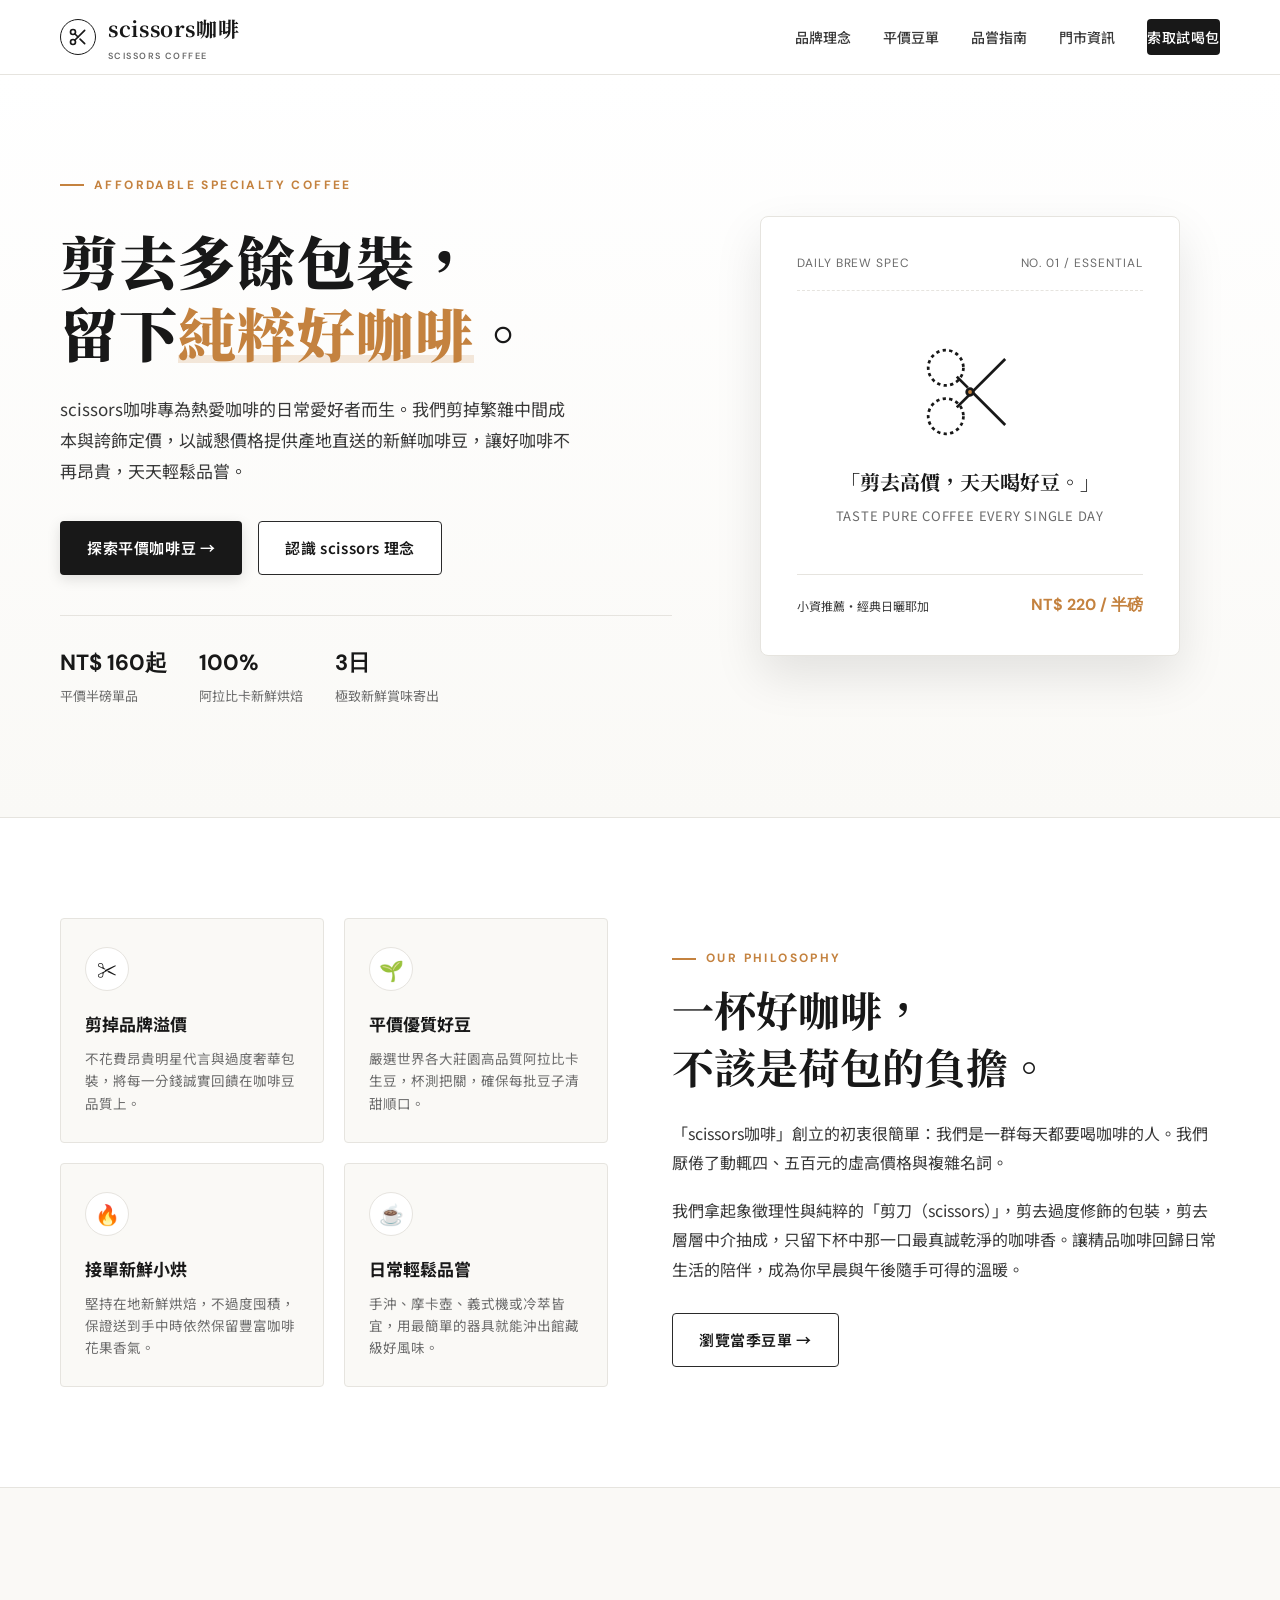
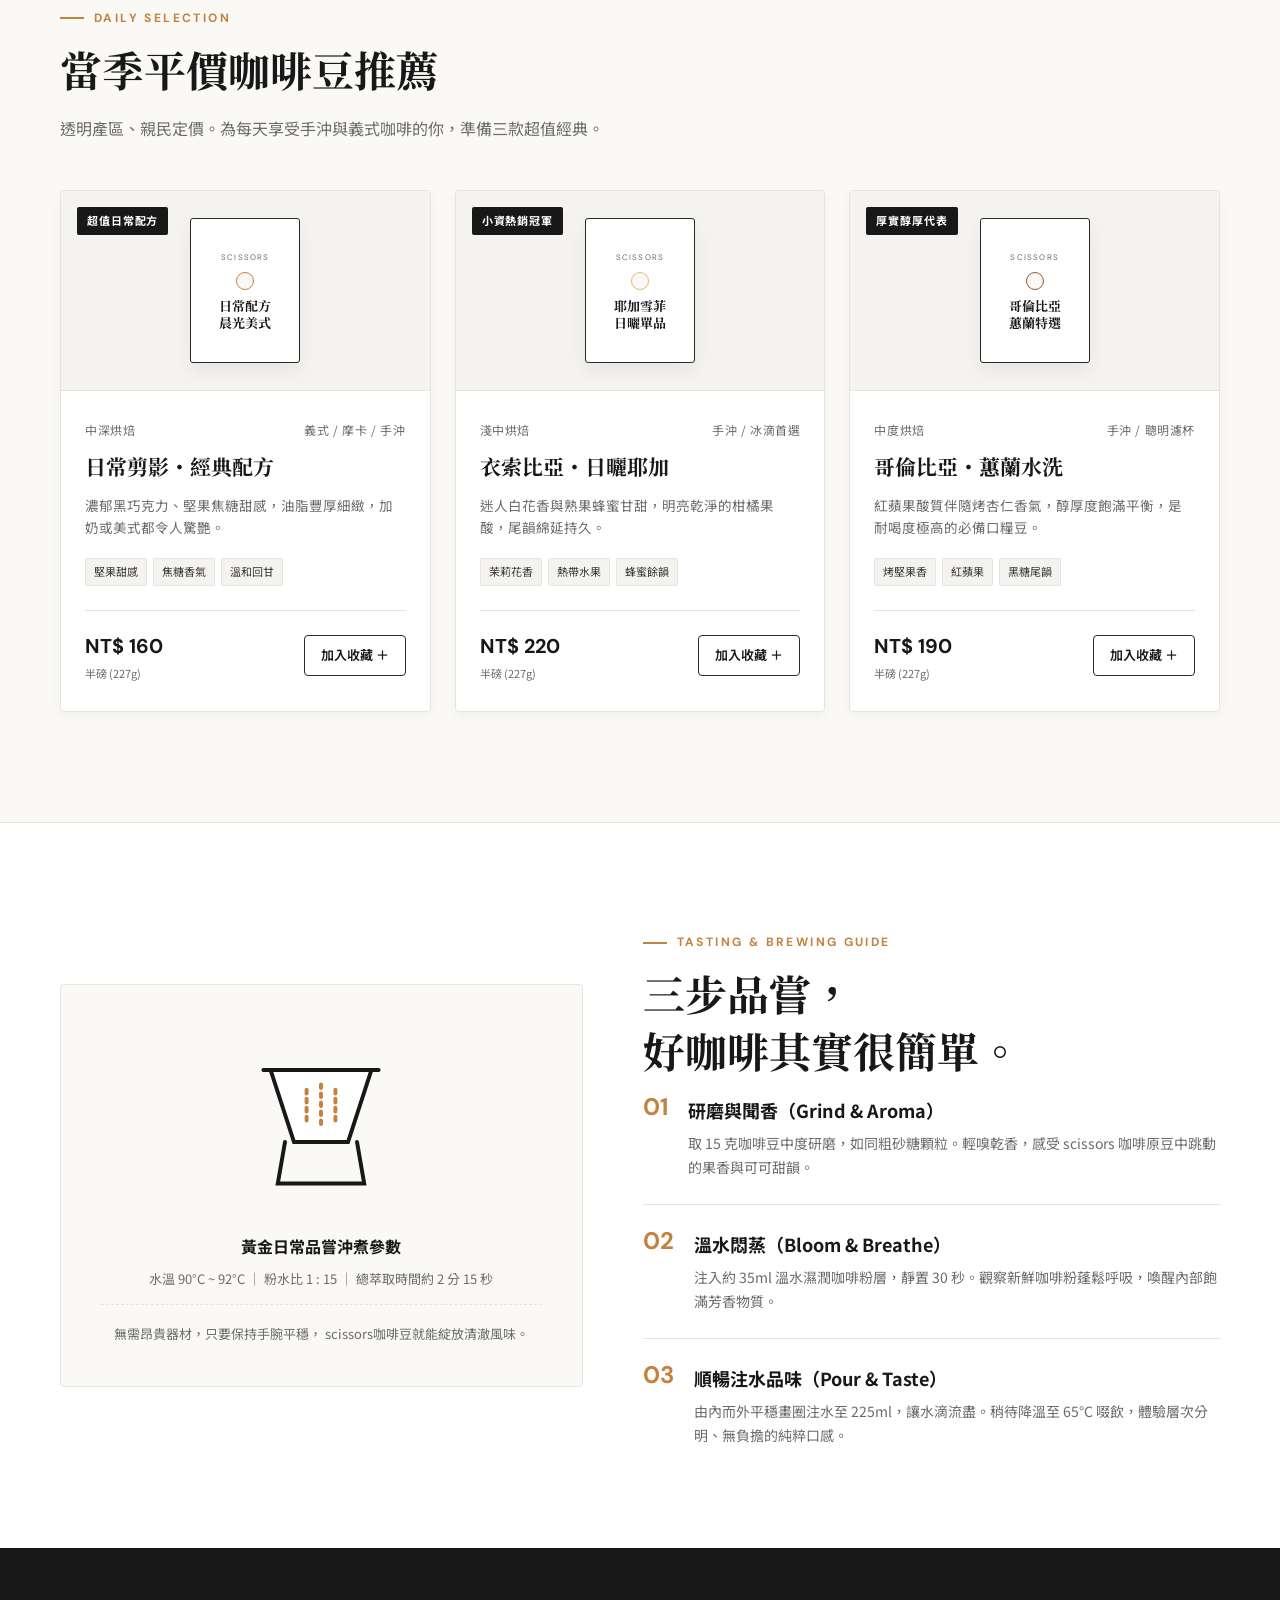
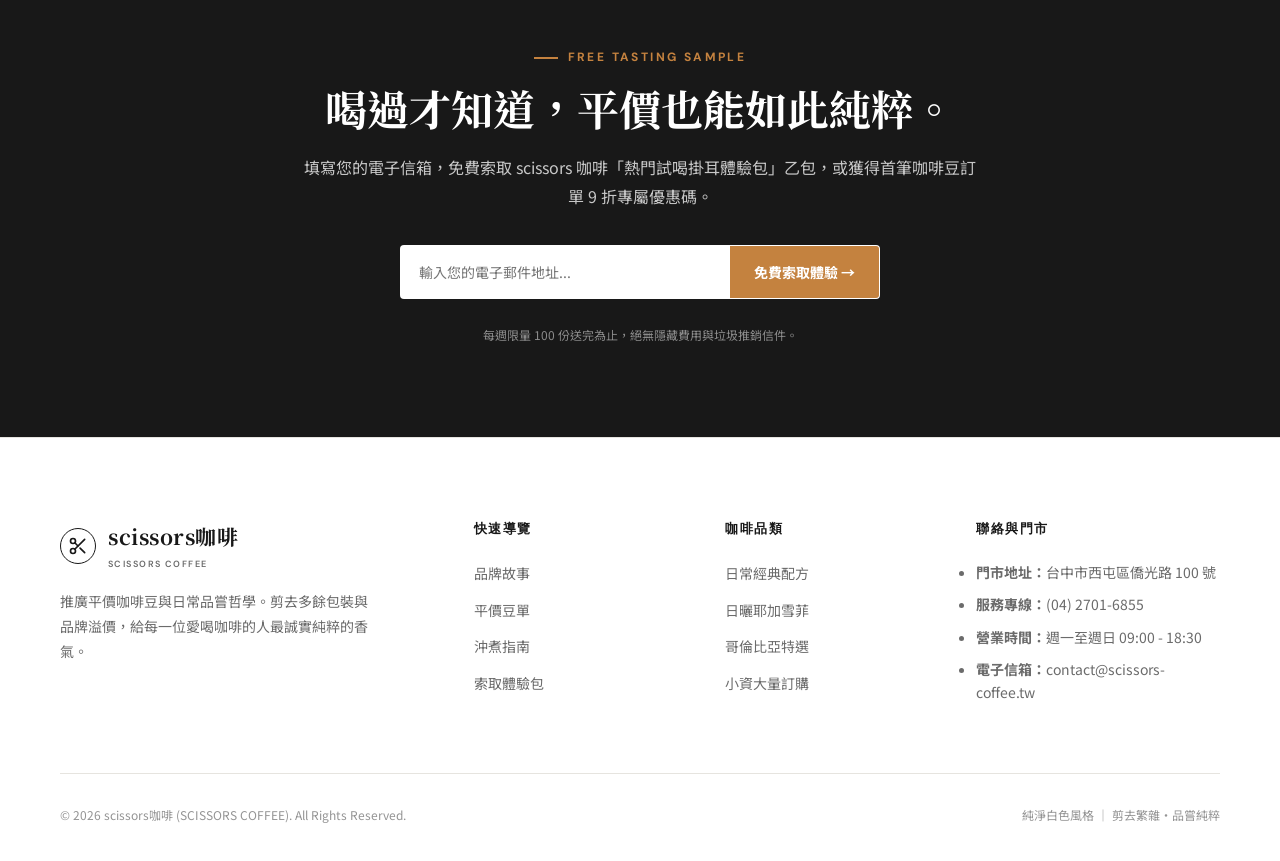
<file: outline/index.html>
<!DOCTYPE html>
<html lang="zh-Hant">
<head>
  <meta charset="UTF-8">
  <meta name="viewport" content="width=device-width, initial-scale=1.0">
  <meta name="description" content="scissors咖啡（SCISSORS COFFEE）專為愛喝咖啡的你打造，剪去繁複與高價，提供高品質且平價的日常精品咖啡豆。">
  <title>scissors咖啡｜剪去繁複，品嘗純粹好咖啡</title>
  <link rel="preconnect" href="https://fonts.googleapis.com">
  <link rel="preconnect" href="https://fonts.gstatic.com" crossorigin>
  <link href="https://fonts.googleapis.com/css2?family=DM+Sans:ital,opsz,wght@0,9..40,400;0,9..40,600;0,9..40,700;1,400&family=Noto+Sans+TC:wght@400;500;600;700&family=Noto+Serif+TC:wght@600;700;900&display=swap" rel="stylesheet">
  <style>
    :root {
      /* 品牌核心顏色：以純淨白色為基底，結合極簡黑灰與溫暖琥珀點綴 */
      --white: #ffffff;
      --bg-cream: #faf9f6;
      --bg-light: #f4f3ef;
      --paper: #ffffff;
      --line: #e6e4df;
      --line-dark: #2a2a2a;
      --ink: #181818;
      --ink-soft: #383838;
      --muted: #6b6b6b;
      --muted-light: #949494;
      --accent: #c4823f;        /* 烘焙琥珀色點綴 */
      --accent-hover: #b07031;
      --border-radius: 4px;
      --shadow-sm: 0 4px 12px rgba(0, 0, 0, 0.04);
      --shadow-md: 0 12px 32px rgba(0, 0, 0, 0.07);
      --shadow-lg: 0 20px 48px rgba(0, 0, 0, 0.1);
      --transition: all 0.25s ease;
    }

    * {
      box-sizing: border-box;
      margin: 0;
      padding: 0;
    }

    html {
      scroll-behavior: smooth;
    }

    @media (prefers-reduced-motion: reduce) {
      html {
        scroll-behavior: auto;
      }
      *, *::before, *::after {
        animation-duration: 0.01ms !important;
        animation-iteration-count: 1 !important;
        transition-duration: 0.01ms !important;
      }
    }

    body {
      font-family: "Noto Sans TC", "DM Sans", -apple-system, sans-serif;
      background-color: var(--bg-cream);
      color: var(--ink);
      line-height: 1.75;
      font-size: 16px;
      -webkit-font-smoothing: antialiased;
    }

    a {
      color: inherit;
      text-decoration: none;
      transition: var(--transition);
    }

    button, input {
      font: inherit;
    }

    button {
      cursor: pointer;
    }

    .container {
      width: min(1160px, calc(100% - 48px));
      margin: 0 auto;
    }

    /* 頂部導覽列 (Header & Navigation) */
    .site-header {
      position: sticky;
      top: 0;
      z-index: 100;
      background-color: rgba(255, 255, 255, 0.94);
      backdrop-filter: blur(12px);
      -webkit-backdrop-filter: blur(12px);
      border-bottom: 1px solid var(--line);
      transition: var(--transition);
    }

    .nav-container {
      display: flex;
      align-items: center;
      justify-content: space-between;
      height: 74px;
    }

    .brand {
      display: flex;
      align-items: center;
      gap: 12px;
      font-weight: 700;
      letter-spacing: 0.04em;
    }

    .brand-logo {
      width: 36px;
      height: 36px;
      border: 1.5px solid var(--ink);
      border-radius: 50%;
      display: grid;
      place-items: center;
      background: var(--white);
      transition: var(--transition);
    }

    .brand:hover .brand-logo {
      transform: rotate(-15deg);
      border-color: var(--accent);
    }

    .brand-logo svg {
      width: 20px;
      height: 20px;
      fill: none;
      stroke: var(--ink);
      stroke-width: 2;
      stroke-linecap: round;
      stroke-linejoin: round;
    }

    .brand:hover .brand-logo svg {
      stroke: var(--accent);
    }

    .brand-title {
      font-family: "Noto Serif TC", serif;
      font-size: 21px;
      color: var(--ink);
    }

    .brand-title small {
      display: block;
      font-family: "DM Sans", sans-serif;
      font-size: 9px;
      letter-spacing: 0.16em;
      text-transform: uppercase;
      color: var(--muted);
      font-weight: 600;
      margin-top: 2px;
    }

    .nav-links {
      display: flex;
      align-items: center;
      gap: 32px;
      list-style: none;
    }

    .nav-links a {
      font-size: 14px;
      font-weight: 500;
      color: var(--ink-soft);
      position: relative;
      padding: 6px 0;
    }

    .nav-links a:hover {
      color: var(--accent);
    }

    .nav-links a::after {
      content: "";
      position: absolute;
      left: 0;
      bottom: 0;
      width: 0;
      height: 2px;
      background: var(--accent);
      transition: width 0.25s ease;
    }

    .nav-links a:hover::after {
      width: 100%;
    }

    .nav-btn {
      padding: 9px 20px;
      font-size: 13px;
      font-weight: 600;
      background-color: var(--ink);
      color: var(--white) !important;
      border-radius: var(--border-radius);
      letter-spacing: 0.04em;
    }

    .nav-btn:hover {
      background-color: var(--accent);
      transform: translateY(-1px);
    }

    .nav-btn::after {
      display: none !important;
    }

    .menu-toggle {
      display: none;
      background: none;
      border: none;
      width: 40px;
      height: 40px;
      font-size: 24px;
      color: var(--ink);
    }

    /* 按鈕元件規格 */
    .btn {
      display: inline-flex;
      align-items: center;
      justify-content: center;
      gap: 8px;
      padding: 13px 26px;
      font-size: 15px;
      font-weight: 600;
      letter-spacing: 0.04em;
      border-radius: var(--border-radius);
      border: 1px solid transparent;
      transition: var(--transition);
      cursor: pointer;
    }

    .btn-primary {
      background-color: var(--ink);
      color: var(--white);
      box-shadow: 0 4px 14px rgba(0, 0, 0, 0.12);
    }

    .btn-primary:hover {
      background-color: var(--accent);
      transform: translateY(-2px);
      box-shadow: 0 6px 20px rgba(196, 130, 63, 0.25);
    }

    .btn-outline {
      background-color: var(--white);
      color: var(--ink);
      border-color: var(--line-dark);
    }

    .btn-outline:hover {
      background-color: var(--bg-light);
      border-color: var(--accent);
      color: var(--accent);
      transform: translateY(-2px);
    }

    /* 通用文字排版 */
    .eyebrow {
      display: inline-flex;
      align-items: center;
      gap: 10px;
      font-family: "DM Sans", sans-serif;
      font-size: 12px;
      font-weight: 700;
      letter-spacing: 0.2em;
      text-transform: uppercase;
      color: var(--accent);
      margin-bottom: 12px;
    }

    .eyebrow::before {
      content: "";
      width: 24px;
      height: 2px;
      background-color: currentColor;
    }

    .section-title {
      font-family: "Noto Serif TC", serif;
      font-size: clamp(28px, 4vw, 42px);
      font-weight: 700;
      line-height: 1.35;
      color: var(--ink);
      margin-bottom: 16px;
    }

    .section-desc {
      color: var(--muted);
      font-size: 16px;
      max-width: 580px;
      line-height: 1.8;
    }

    /* 1. Hero 區塊 */
    .hero {
      position: relative;
      background: linear-gradient(180deg, var(--white) 0%, var(--bg-cream) 100%);
      padding: 90px 0 110px;
      overflow: hidden;
      border-bottom: 1px solid var(--line);
    }

    .hero-grid {
      display: grid;
      grid-template-columns: 1.1fr 0.9fr;
      align-items: center;
      gap: 48px;
    }

    .hero-content {
      position: relative;
      z-index: 2;
    }

    .hero-title {
      font-family: "Noto Serif TC", serif;
      font-size: clamp(38px, 5.2vw, 58px);
      font-weight: 900;
      line-height: 1.25;
      color: var(--ink);
      margin: 16px 0 24px;
      letter-spacing: 0.02em;
    }

    .hero-title span.cut-text {
      position: relative;
      display: inline-block;
      color: var(--accent);
    }

    .hero-title span.cut-text::after {
      content: "";
      position: absolute;
      left: 0;
      bottom: 6px;
      width: 100%;
      height: 8px;
      background-color: rgba(196, 130, 63, 0.18);
      z-index: -1;
    }

    .hero-text {
      font-size: 17px;
      color: var(--ink-soft);
      line-height: 1.85;
      margin-bottom: 34px;
      max-width: 520px;
    }

    .hero-actions {
      display: flex;
      flex-wrap: wrap;
      gap: 16px;
      margin-bottom: 40px;
    }

    .hero-features {
      display: flex;
      gap: 32px;
      border-top: 1px solid var(--line);
      padding-top: 28px;
    }

    .hero-feature-item {
      display: flex;
      flex-direction: column;
    }

    .hero-feature-item strong {
      font-family: "DM Sans", sans-serif;
      font-size: 22px;
      font-weight: 700;
      color: var(--ink);
    }

    .hero-feature-item span {
      font-size: 13px;
      color: var(--muted);
      margin-top: 2px;
    }

    /* Hero 右側幾何插圖 (Scissors & Coffee Craft) */
    .hero-visual {
      position: relative;
      height: 480px;
      display: grid;
      place-items: center;
    }

    .visual-card {
      position: relative;
      width: 100%;
      max-width: 420px;
      height: 440px;
      background: var(--white);
      border: 1px solid var(--line);
      border-radius: 8px;
      box-shadow: var(--shadow-lg);
      padding: 36px;
      display: flex;
      flex-direction: column;
      justify-content: space-between;
    }

    .visual-top-bar {
      display: flex;
      justify-content: space-between;
      align-items: center;
      border-bottom: 1px dashed var(--line);
      padding-bottom: 16px;
      font-family: "DM Sans", sans-serif;
      font-size: 12px;
      color: var(--muted);
      letter-spacing: 0.08em;
    }

    .visual-center {
      display: flex;
      flex-direction: column;
      align-items: center;
      justify-content: center;
      margin: auto 0;
      text-align: center;
    }

    .art-scissors {
      width: 110px;
      height: 110px;
      margin-bottom: 20px;
      position: relative;
      animation: gentle-float 4s ease-in-out infinite;
    }

    @keyframes gentle-float {
      0%, 100% { transform: translateY(0px) rotate(0deg); }
      50% { transform: translateY(-8px) rotate(-3deg); }
    }

    .art-quote {
      font-family: "Noto Serif TC", serif;
      font-size: 20px;
      font-weight: 700;
      color: var(--ink);
      line-height: 1.5;
    }

    .art-sub {
      font-size: 13px;
      color: var(--muted);
      margin-top: 8px;
      letter-spacing: 0.06em;
    }

    .visual-bottom-bar {
      display: flex;
      justify-content: space-between;
      align-items: center;
      border-top: 1px solid var(--line);
      padding-top: 16px;
      font-size: 12px;
      color: var(--ink-soft);
    }

    .price-tag {
      font-weight: 700;
      color: var(--accent);
      font-family: "DM Sans", sans-serif;
      font-size: 16px;
    }

    /* 2. 品牌理念 (About / Philosophy) */
    .about-section {
      padding: 100px 0;
      background-color: var(--white);
    }

    .about-grid {
      display: grid;
      grid-template-columns: 1fr 1fr;
      gap: 64px;
      align-items: center;
    }

    .about-cards-preview {
      display: grid;
      grid-template-columns: 1fr 1fr;
      gap: 20px;
    }

    .about-feature-box {
      background: var(--bg-cream);
      border: 1px solid var(--line);
      padding: 28px 24px;
      border-radius: var(--border-radius);
      transition: var(--transition);
    }

    .about-feature-box:hover {
      transform: translateY(-4px);
      box-shadow: var(--shadow-md);
      border-color: var(--ink);
    }

    .feature-icon {
      width: 44px;
      height: 44px;
      background: var(--white);
      border: 1px solid var(--line);
      border-radius: 50%;
      display: grid;
      place-items: center;
      margin-bottom: 18px;
      font-size: 20px;
    }

    .about-feature-box h4 {
      font-size: 17px;
      font-weight: 700;
      margin-bottom: 8px;
      color: var(--ink);
    }

    .about-feature-box p {
      font-size: 13.5px;
      color: var(--muted);
      line-height: 1.65;
    }

    .about-text .section-title {
      margin-bottom: 24px;
    }

    .about-text p {
      color: var(--ink-soft);
      line-height: 1.85;
      margin-bottom: 18px;
    }

    /* 3. 平價豆單商品區 (Coffee Products) */
    .products-section {
      padding: 110px 0;
      background-color: var(--bg-cream);
      border-top: 1px solid var(--line);
      border-bottom: 1px solid var(--line);
    }

    .section-header-row {
      display: flex;
      justify-content: space-between;
      align-items: flex-end;
      margin-bottom: 48px;
    }

    .product-grid {
      display: grid;
      grid-template-columns: repeat(3, 1fr);
      gap: 24px;
    }

    .product-card {
      background: var(--white);
      border: 1px solid var(--line);
      border-radius: var(--border-radius);
      overflow: hidden;
      display: flex;
      flex-direction: column;
      box-shadow: var(--shadow-sm);
      transition: var(--transition);
      position: relative;
    }

    .product-card:hover {
      transform: translateY(-6px);
      box-shadow: var(--shadow-lg);
      border-color: var(--accent);
    }

    .badge-pop {
      position: absolute;
      top: 16px;
      left: 16px;
      background: var(--ink);
      color: var(--white);
      font-size: 11px;
      font-weight: 700;
      letter-spacing: 0.08em;
      padding: 4px 10px;
      border-radius: 2px;
      z-index: 2;
    }

    .product-thumb {
      height: 200px;
      background: var(--bg-light);
      display: flex;
      align-items: center;
      justify-content: center;
      border-bottom: 1px solid var(--line);
      position: relative;
    }

    .coffee-bag-mock {
      width: 110px;
      height: 145px;
      background: var(--white);
      border: 1.5px solid var(--line-dark);
      border-radius: 3px;
      display: flex;
      flex-direction: column;
      align-items: center;
      justify-content: center;
      padding: 12px;
      box-shadow: 0 8px 18px rgba(0,0,0,0.06);
      text-align: center;
      transition: var(--transition);
    }

    .product-card:hover .coffee-bag-mock {
      transform: scale(1.05);
    }

    .coffee-bag-mock .brand-mini {
      font-size: 8px;
      letter-spacing: 0.15em;
      color: var(--muted);
      font-family: "DM Sans", sans-serif;
      text-transform: uppercase;
      margin-bottom: 8px;
    }

    .coffee-bag-mock .roast-mark {
      width: 18px;
      height: 18px;
      border: 1px solid var(--accent);
      border-radius: 50%;
      margin-bottom: 8px;
      background: var(--bg-cream);
    }

    .coffee-bag-mock .bag-label {
      font-family: "Noto Serif TC", serif;
      font-size: 13px;
      font-weight: 700;
      color: var(--ink);
      line-height: 1.3;
    }

    .product-body {
      padding: 28px 24px;
      display: flex;
      flex-direction: column;
      flex: 1;
    }

    .product-meta {
      display: flex;
      justify-content: space-between;
      font-size: 12px;
      color: var(--muted);
      margin-bottom: 8px;
      letter-spacing: 0.05em;
    }

    .product-title {
      font-family: "Noto Serif TC", serif;
      font-size: 21px;
      font-weight: 700;
      color: var(--ink);
      margin-bottom: 10px;
    }

    .product-notes {
      font-size: 13.5px;
      color: var(--muted);
      line-height: 1.6;
      margin-bottom: 20px;
    }

    .product-tags {
      display: flex;
      flex-wrap: wrap;
      gap: 6px;
      margin-bottom: 24px;
      margin-top: auto;
    }

    .product-tags span {
      font-size: 11px;
      background: var(--bg-light);
      color: var(--ink-soft);
      padding: 3px 8px;
      border-radius: 2px;
      border: 1px solid var(--line);
    }

    .product-footer {
      display: flex;
      align-items: center;
      justify-content: space-between;
      border-top: 1px solid var(--line);
      padding-top: 18px;
    }

    .product-price {
      display: flex;
      flex-direction: column;
    }

    .product-price .amount {
      font-family: "DM Sans", sans-serif;
      font-size: 20px;
      font-weight: 700;
      color: var(--ink);
    }

    .product-price .unit {
      font-size: 11px;
      color: var(--muted);
    }

    .btn-collect {
      padding: 8px 16px;
      font-size: 13px;
      font-weight: 600;
      background: var(--white);
      color: var(--ink);
      border: 1px solid var(--line-dark);
      border-radius: var(--border-radius);
      transition: var(--transition);
    }

    .btn-collect:hover {
      background: var(--ink);
      color: var(--white);
    }

    /* 4. 品嘗與手沖指南 (Brewing & Tasting Guide) */
    .guide-section {
      padding: 100px 0;
      background-color: var(--white);
    }

    .guide-grid {
      display: grid;
      grid-template-columns: 0.95fr 1.05fr;
      gap: 60px;
      align-items: center;
    }

    .guide-diagram {
      background: var(--bg-cream);
      border: 1px solid var(--line);
      border-radius: var(--border-radius);
      padding: 40px;
      text-align: center;
      position: relative;
    }

    .guide-diagram svg {
      width: 180px;
      height: 180px;
      margin: 0 auto 20px;
    }

    .guide-diagram-tip {
      font-size: 13px;
      color: var(--muted);
      border-top: 1px dashed var(--line);
      padding-top: 18px;
    }

    .guide-steps {
      list-style: none;
      display: flex;
      flex-direction: column;
      gap: 24px;
    }

    .guide-step-item {
      display: flex;
      gap: 20px;
      padding-bottom: 24px;
      border-bottom: 1px solid var(--line);
    }

    .guide-step-item:last-child {
      border-bottom: none;
      padding-bottom: 0;
    }

    .step-number {
      font-family: "DM Sans", sans-serif;
      font-size: 24px;
      font-weight: 700;
      color: var(--accent);
      line-height: 1;
    }

    .step-content h4 {
      font-size: 18px;
      font-weight: 700;
      color: var(--ink);
      margin-bottom: 6px;
    }

    .step-content p {
      font-size: 14px;
      color: var(--muted);
      line-height: 1.7;
    }

    /* 5. 宣傳與吸引客戶行動區 (CTA & Promotion) */
    .cta-section {
      padding: 90px 0;
      background-color: var(--ink);
      color: var(--white);
      text-align: center;
      position: relative;
    }

    .cta-box {
      max-width: 680px;
      margin: 0 auto;
    }

    .cta-box .eyebrow {
      color: var(--accent);
      justify-content: center;
    }

    .cta-box .section-title {
      color: var(--white);
      margin-bottom: 16px;
    }

    .cta-box p {
      color: rgba(255, 255, 255, 0.76);
      font-size: 16px;
      margin-bottom: 34px;
      line-height: 1.8;
    }

    .cta-form {
      display: flex;
      max-width: 480px;
      margin: 0 auto 20px;
      border-radius: var(--border-radius);
      overflow: hidden;
      background: var(--white);
      border: 1px solid rgba(255, 255, 255, 0.2);
    }

    .cta-form input {
      flex: 1;
      padding: 14px 18px;
      border: none;
      outline: none;
      color: var(--ink);
      font-size: 14px;
    }

    .cta-form button {
      padding: 0 24px;
      background-color: var(--accent);
      color: var(--white);
      border: none;
      font-weight: 700;
      font-size: 14px;
      transition: var(--transition);
      white-space: nowrap;
    }

    .cta-form button:hover {
      background-color: var(--accent-hover);
    }

    .cta-subnote {
      font-size: 12px;
      color: rgba(255, 255, 255, 0.5);
    }

    /* 6. 頁尾 (Footer) */
    .site-footer {
      background-color: var(--white);
      border-top: 1px solid var(--line);
      padding: 80px 0 36px;
      color: var(--muted);
      font-size: 14px;
    }

    .footer-grid {
      display: grid;
      grid-template-columns: 1.8fr 1fr 1fr 1.2fr;
      gap: 48px;
      margin-bottom: 60px;
    }

    .footer-brand-col p {
      margin-top: 16px;
      line-height: 1.8;
      max-width: 320px;
    }

    .footer-heading {
      font-family: "DM Sans", sans-serif;
      font-size: 13px;
      font-weight: 700;
      letter-spacing: 0.12em;
      text-transform: uppercase;
      color: var(--ink);
      margin-bottom: 20px;
    }

    .footer-links {
      list-style: none;
      display: flex;
      flex-direction: column;
      gap: 12px;
    }

    .footer-links a:hover {
      color: var(--accent);
    }

    .footer-contact li {
      margin-bottom: 10px;
      line-height: 1.6;
    }

    .footer-bottom {
      border-top: 1px solid var(--line);
      padding-top: 30px;
      display: flex;
      justify-content: space-between;
      align-items: center;
      font-size: 12px;
      color: var(--muted-light);
    }

    /* Toast 互動提示組件 */
    .toast {
      position: fixed;
      right: 24px;
      bottom: 24px;
      z-index: 999;
      background-color: var(--ink);
      color: var(--white);
      padding: 14px 22px;
      border-radius: var(--border-radius);
      box-shadow: var(--shadow-lg);
      border-left: 4px solid var(--accent);
      font-size: 14px;
      font-weight: 500;
      opacity: 0;
      transform: translateY(16px);
      pointer-events: none;
      transition: all 0.3s ease;
      max-width: 360px;
    }

    .toast.show {
      opacity: 1;
      transform: translateY(0);
      pointer-events: auto;
    }

    /* 滾動淡入動畫 */
    .reveal {
      opacity: 0;
      transform: translateY(22px);
      transition: opacity 0.6s ease, transform 0.6s ease;
    }

    .reveal.visible {
      opacity: 1;
      transform: translateY(0);
    }

    /* 響應式 RWD 斷點設定 */
    @media (max-width: 992px) {
      .hero-grid, .about-grid, .guide-grid {
        grid-template-columns: 1fr;
        gap: 40px;
      }
      .product-grid {
        grid-template-columns: repeat(2, 1fr);
      }
      .footer-grid {
        grid-template-columns: 1fr 1fr;
        gap: 36px;
      }
      .hero-visual {
        height: auto;
      }
      .visual-card {
        max-width: 100%;
        height: auto;
      }
    }

    @media (max-width: 768px) {
      .nav-links {
        position: absolute;
        top: 74px;
        left: 0;
        right: 0;
        background: var(--white);
        flex-direction: column;
        padding: 24px;
        border-bottom: 1px solid var(--line);
        box-shadow: var(--shadow-md);
        display: none;
      }

      .nav-links.open {
        display: flex;
      }

      .menu-toggle {
        display: block;
      }

      .section-header-row {
        flex-direction: column;
        align-items: flex-start;
        gap: 16px;
      }

      .product-grid {
        grid-template-columns: 1fr;
      }

      .about-cards-preview {
        grid-template-columns: 1fr;
      }

      .footer-grid {
        grid-template-columns: 1fr;
        gap: 28px;
      }

      .footer-bottom {
        flex-direction: column;
        gap: 12px;
        text-align: center;
      }

      .cta-form {
        flex-direction: column;
      }

      .cta-form button {
        padding: 14px;
      }
    }
  </style>
</head>
<body>

  <!-- 固定導覽列 (Header & Navigation) -->
  <header class="site-header" id="top">
    <div class="container nav-container">
      <a href="#top" class="brand" aria-label="回到 scissors咖啡 首頁">
        <div class="brand-logo" aria-hidden="true">
          <!-- 剪刀 SVG 象徵圖示 -->
          <svg viewBox="0 0 24 24">
            <circle cx="6" cy="6" r="3"></circle>
            <circle cx="6" cy="18" r="3"></circle>
            <line x1="20" y1="4" x2="8.12" y2="15.88"></line>
            <line x1="14.47" y1="14.48" x2="20" y2="20"></line>
            <line x1="8.12" y1="8.12" x2="12" y2="12"></line>
          </svg>
        </div>
        <div class="brand-title">
          scissors咖啡
          <small>SCISSORS COFFEE</small>
        </div>
      </a>

      <!-- 行動裝置選單開關按鈕 -->
      <button class="menu-toggle" id="menuToggle" aria-label="開啟導覽選單" aria-expanded="false" aria-controls="navLinks">
        ☰
      </button>

      <!-- 主要導覽連結 -->
      <nav id="navLinks" class="nav-links" aria-label="主要導覽">
        <a href="#about">品牌理念</a>
        <a href="#products">平價豆單</a>
        <a href="#guide">品嘗指南</a>
        <a href="#contact">門市資訊</a>
        <a href="#promotion" class="nav-btn">索取試喝包</a>
      </nav>
    </div>
  </header>

  <main>
    <!-- 1. Hero 區塊：主視覺與品牌定位 -->
    <section class="hero">
      <div class="container hero-grid">
        <div class="hero-content reveal">
          <div class="eyebrow">Affordable Specialty Coffee</div>
          <h1 class="hero-title">
            剪去多餘包裝，<br>
            留下<span class="cut-text">純粹好咖啡</span>。
          </h1>
          <p class="hero-text">
            scissors咖啡專為熱愛咖啡的日常愛好者而生。我們剪掉繁雜中間成本與誇飾定價，以誠懇價格提供產地直送的新鮮咖啡豆，讓好咖啡不再昂貴，天天輕鬆品嘗。
          </p>
          <div class="hero-actions">
            <a href="#products" class="btn btn-primary">探索平價咖啡豆 →</a>
            <a href="#about" class="btn btn-outline">認識 scissors 理念</a>
          </div>
          <div class="hero-features">
            <div class="hero-feature-item">
              <strong>NT$ 160起</strong>
              <span>平價半磅單品</span>
            </div>
            <div class="hero-feature-item">
              <strong>100%</strong>
              <span>阿拉比卡新鮮烘焙</span>
            </div>
            <div class="hero-feature-item">
              <strong>3日</strong>
              <span>極致新鮮賞味寄出</span>
            </div>
          </div>
        </div>

        <!-- Hero 右側展示卡 (純粹白色幾何質感) -->
        <div class="hero-visual reveal">
          <div class="visual-card">
            <div class="visual-top-bar">
              <span>DAILY BREW SPEC</span>
              <span>NO. 01 / ESSENTIAL</span>
            </div>
            <div class="visual-center">
              <div class="art-scissors">
                <!-- 剪刀與簡約咖啡杯幾何示意 SVG -->
                <svg viewBox="0 0 100 100" style="width: 100%; height: 100%; fill: none; stroke: var(--ink); stroke-width: 2.5;">
                  <circle cx="28" cy="28" r="16" stroke-dasharray="3 3"></circle>
                  <circle cx="28" cy="72" r="16" stroke-dasharray="3 3"></circle>
                  <line x1="82" y1="20" x2="38" y2="64"></line>
                  <line x1="82" y1="80" x2="52" y2="50"></line>
                  <line x1="38" y1="36" x2="48" y2="46"></line>
                  <circle cx="50" cy="50" r="3" fill="var(--accent)"></circle>
                </svg>
              </div>
              <div class="art-quote">「剪去高價，天天喝好豆。」</div>
              <div class="art-sub">TASTE PURE COFFEE EVERY SINGLE DAY</div>
            </div>
            <div class="visual-bottom-bar">
              <span>小資推薦・經典日曬耶加</span>
              <span class="price-tag">NT$ 220 / 半磅</span>
            </div>
          </div>
        </div>
      </div>
    </section>

    <!-- 2. 品牌理念與特點 (About) -->
    <section class="about-section" id="about">
      <div class="container about-grid">
        <div class="about-cards-preview reveal">
          <div class="about-feature-box">
            <div class="feature-icon">✂️</div>
            <h4>剪掉品牌溢價</h4>
            <p>不花費昂貴明星代言與過度奢華包裝，將每一分錢誠實回饋在咖啡豆品質上。</p>
          </div>
          <div class="about-feature-box">
            <div class="feature-icon">🌱</div>
            <h4>平價優質好豆</h4>
            <p>嚴選世界各大莊園高品質阿拉比卡生豆，杯測把關，確保每批豆子清甜順口。</p>
          </div>
          <div class="about-feature-box">
            <div class="feature-icon">🔥</div>
            <h4>接單新鮮小烘</h4>
            <p>堅持在地新鮮烘焙，不過度囤積，保證送到手中時依然保留豐富咖啡花果香氣。</p>
          </div>
          <div class="about-feature-box">
            <div class="feature-icon">☕</div>
            <h4>日常輕鬆品嘗</h4>
            <p>手沖、摩卡壺、義式機或冷萃皆宜，用最簡單的器具就能沖出館藏級好風味。</p>
          </div>
        </div>

        <div class="about-text reveal">
          <div class="eyebrow">Our Philosophy</div>
          <h2 class="section-title">一杯好咖啡，<br>不該是荷包的負擔。</h2>
          <p>
            「scissors咖啡」創立的初衷很簡單：我們是一群每天都要喝咖啡的人。我們厭倦了動輒四、五百元的虛高價格與複雜名詞。
          </p>
          <p>
            我們拿起象徵理性與純粹的「剪刀（scissors）」，剪去過度修飾的包裝，剪去層層中介抽成，只留下杯中那一口最真誠乾淨的咖啡香。讓精品咖啡回歸日常生活的陪伴，成為你早晨與午後隨手可得的溫暖。
          </p>
          <a href="#products" class="btn btn-outline" style="margin-top: 10px;">瀏覽當季豆單 →</a>
        </div>
      </div>
    </section>

    <!-- 3. 精選平價咖啡豆展示 (Products) -->
    <section class="products-section" id="products">
      <div class="container">
        <div class="section-header-row reveal">
          <div>
            <div class="eyebrow">Daily Selection</div>
            <h2 class="section-title">當季平價咖啡豆推薦</h2>
            <p class="section-desc">透明產區、親民定價。為每天享受手沖與義式咖啡的你，準備三款超值經典。</p>
          </div>
        </div>

        <div class="product-grid">
          <!-- 商品 1 -->
          <article class="product-card reveal">
            <div class="badge-pop">超值日常配方</div>
            <div class="product-thumb">
              <div class="coffee-bag-mock">
                <span class="brand-mini">SCISSORS</span>
                <div class="roast-mark"></div>
                <div class="bag-label">日常配方<br>晨光美式</div>
              </div>
            </div>
            <div class="product-body">
              <div class="product-meta">
                <span>中深烘焙</span>
                <span>義式 / 摩卡 / 手沖</span>
              </div>
              <h3 class="product-title">日常剪影・經典配方</h3>
              <p class="product-notes">濃郁黑巧克力、堅果焦糖甜感，油脂豐厚細緻，加奶或美式都令人驚艷。</p>
              <div class="product-tags">
                <span>堅果甜感</span>
                <span>焦糖香氣</span>
                <span>溫和回甘</span>
              </div>
              <div class="product-footer">
                <div class="product-price">
                  <span class="amount">NT$ 160</span>
                  <span class="unit">半磅 (227g)</span>
                </div>
                <button class="btn-collect" data-name="日常剪影・經典配方">加入收藏 ＋</button>
              </div>
            </div>
          </article>

          <!-- 商品 2 -->
          <article class="product-card reveal">
            <div class="badge-pop">小資熱銷冠軍</div>
            <div class="product-thumb">
              <div class="coffee-bag-mock">
                <span class="brand-mini">SCISSORS</span>
                <div class="roast-mark" style="border-color: #e5b66b;"></div>
                <div class="bag-label">耶加雪菲<br>日曬單品</div>
              </div>
            </div>
            <div class="product-body">
              <div class="product-meta">
                <span>淺中烘焙</span>
                <span>手沖 / 冰滴首選</span>
              </div>
              <h3 class="product-title">衣索比亞・日曬耶加</h3>
              <p class="product-notes">迷人白花香與熟果蜂蜜甘甜，明亮乾淨的柑橘果酸，尾韻綿延持久。</p>
              <div class="product-tags">
                <span>茉莉花香</span>
                <span>熱帶水果</span>
                <span>蜂蜜餘韻</span>
              </div>
              <div class="product-footer">
                <div class="product-price">
                  <span class="amount">NT$ 220</span>
                  <span class="unit">半磅 (227g)</span>
                </div>
                <button class="btn-collect" data-name="衣索比亞・日曬耶加">加入收藏 ＋</button>
              </div>
            </div>
          </article>

          <!-- 商品 3 -->
          <article class="product-card reveal">
            <div class="badge-pop">厚實醇厚代表</div>
            <div class="product-thumb">
              <div class="coffee-bag-mock">
                <span class="brand-mini">SCISSORS</span>
                <div class="roast-mark" style="border-color: #8c5b36;"></div>
                <div class="bag-label">哥倫比亞<br>蕙蘭特選</div>
              </div>
            </div>
            <div class="product-body">
              <div class="product-meta">
                <span>中度烘焙</span>
                <span>手沖 / 聰明濾杯</span>
              </div>
              <h3 class="product-title">哥倫比亞・蕙蘭水洗</h3>
              <p class="product-notes">紅蘋果酸質伴隨烤杏仁香氣，醇厚度飽滿平衡，是耐喝度極高的必備口糧豆。</p>
              <div class="product-tags">
                <span>烤堅果香</span>
                <span>紅蘋果</span>
                <span>黑糖尾韻</span>
              </div>
              <div class="product-footer">
                <div class="product-price">
                  <span class="amount">NT$ 190</span>
                  <span class="unit">半磅 (227g)</span>
                </div>
                <button class="btn-collect" data-name="哥倫比亞・蕙蘭水洗">加入收藏 ＋</button>
              </div>
            </div>
          </article>
        </div>
      </div>
    </section>

    <!-- 4. 品嘗與手沖指南 (Tasting Guide) -->
    <section class="guide-section" id="guide">
      <div class="container guide-grid">
        <div class="guide-diagram reveal">
          <!-- 簡約手沖濾杯圖解 SVG -->
          <svg viewBox="0 0 100 100" fill="none" stroke="var(--ink)" stroke-width="2.2" stroke-linecap="round">
            <path d="M22 25 L78 25 L65 65 L35 65 Z" fill="var(--white)"></path>
            <path d="M18 25 L82 25"></path>
            <path d="M30 65 L26 88 L74 88 L70 65"></path>
            <line x1="42" y1="36" x2="42" y2="54" stroke-dasharray="2 3" stroke="var(--accent)"></line>
            <line x1="50" y1="33" x2="50" y2="57" stroke-dasharray="2 3" stroke="var(--accent)"></line>
            <line x1="58" y1="36" x2="58" y2="54" stroke-dasharray="2 3" stroke="var(--accent)"></line>
          </svg>
          <h4 style="font-size: 16px; margin-bottom: 8px;">黃金日常品嘗沖煮參數</h4>
          <p style="font-size: 13px; color: var(--muted); margin-bottom: 14px;">水溫 90°C ~ 92°C ｜ 粉水比 1 : 15 ｜ 總萃取時間約 2 分 15 秒</p>
          <div class="guide-diagram-tip">
            無需昂貴器材，只要保持手腕平穩， scissors咖啡豆就能綻放清澈風味。
          </div>
        </div>

        <div class="guide-content reveal">
          <div class="eyebrow">Tasting & Brewing Guide</div>
          <h2 class="section-title">三步品嘗，<br>好咖啡其實很簡單。</h2>
          <ul class="guide-steps">
            <li class="guide-step-item">
              <div class="step-number">01</div>
              <div class="step-content">
                <h4>研磨與聞香（Grind & Aroma）</h4>
                <p>取 15 克咖啡豆中度研磨，如同粗砂糖顆粒。輕嗅乾香，感受 scissors 咖啡原豆中跳動的果香與可可甜韻。</p>
              </div>
            </li>
            <li class="guide-step-item">
              <div class="step-number">02</div>
              <div class="step-content">
                <h4>溫水悶蒸（Bloom & Breathe）</h4>
                <p>注入約 35ml 溫水濕潤咖啡粉層，靜置 30 秒。觀察新鮮咖啡粉蓬鬆呼吸，喚醒內部飽滿芳香物質。</p>
              </div>
            </li>
            <li class="guide-step-item">
              <div class="step-number">03</div>
              <div class="step-content">
                <h4>順暢注水品味（Pour & Taste）</h4>
                <p>由內而外平穩畫圈注水至 225ml，讓水滴流盡。稍待降溫至 65°C 啜飲，體驗層次分明、無負擔的純粹口感。</p>
              </div>
            </li>
          </ul>
        </div>
      </div>
    </section>

    <!-- 5. 吸引客戶與宣傳行動區 (Promotion & CTA) -->
    <section class="cta-section" id="promotion">
      <div class="container cta-box reveal">
        <div class="eyebrow">Free Tasting Sample</div>
        <h2 class="section-title">喝過才知道，平價也能如此純粹。</h2>
        <p>
          填寫您的電子信箱，免費索取 scissors 咖啡「熱門試喝掛耳體驗包」乙包，或獲得首筆咖啡豆訂單 9 折專屬優惠碼。
        </p>

        <form class="cta-form" id="sampleForm">
          <input type="email" id="emailInput" placeholder="輸入您的電子郵件地址..." required aria-label="電子郵件地址">
          <button type="submit">免費索取體驗 →</button>
        </form>
        <span class="cta-subnote">每週限量 100 份送完為止，絕無隱藏費用與垃圾推銷信件。</span>
      </div>
    </section>
  </main>

  <!-- 6. 頁尾區塊 (Footer) -->
  <footer class="site-footer" id="contact">
    <div class="container">
      <div class="footer-grid">
        <div class="footer-brand-col">
          <a href="#top" class="brand">
            <div class="brand-logo" aria-hidden="true">
              <svg viewBox="0 0 24 24">
                <circle cx="6" cy="6" r="3"></circle>
                <circle cx="6" cy="18" r="3"></circle>
                <line x1="20" y1="4" x2="8.12" y2="15.88"></line>
                <line x1="14.47" y1="14.48" x2="20" y2="20"></line>
                <line x1="8.12" y1="8.12" x2="12" y2="12"></line>
              </svg>
            </div>
            <div class="brand-title">
              scissors咖啡
              <small>SCISSORS COFFEE</small>
            </div>
          </a>
          <p>
            推廣平價咖啡豆與日常品嘗哲學。剪去多餘包裝與品牌溢價，給每一位愛喝咖啡的人最誠實純粹的香氣。
          </p>
        </div>

        <div>
          <h4 class="footer-heading">快速導覽</h4>
          <ul class="footer-links">
            <li><a href="#about">品牌故事</a></li>
            <li><a href="#products">平價豆單</a></li>
            <li><a href="#guide">沖煮指南</a></li>
            <li><a href="#promotion">索取體驗包</a></li>
          </ul>
        </div>

        <div>
          <h4 class="footer-heading">咖啡品類</h4>
          <ul class="footer-links">
            <li><a href="#products">日常經典配方</a></li>
            <li><a href="#products">日曬耶加雪菲</a></li>
            <li><a href="#products">哥倫比亞特選</a></li>
            <li><a href="#products">小資大量訂購</a></li>
          </ul>
        </div>

        <div>
          <h4 class="footer-heading">聯絡與門市</h4>
          <ul class="footer-contact">
            <li><strong>門市地址：</strong>台中市西屯區僑光路 100 號</li>
            <li><strong>服務專線：</strong>(04) 2701-6855</li>
            <li><strong>營業時間：</strong>週一至週日 09:00 - 18:30</li>
            <li><strong>電子信箱：</strong>contact@scissors-coffee.tw</li>
          </ul>
        </div>
      </div>

      <div class="footer-bottom">
        <span>© 2026 scissors咖啡 (SCISSORS COFFEE). All Rights Reserved.</span>
        <span>純淨白色風格 ｜ 剪去繁雜・品嘗純粹</span>
      </div>
    </div>
  </footer>

  <!-- 互動 Toast 提示框 -->
  <div id="toastNotification" class="toast" role="status" aria-live="polite"></div>

  <!-- 原生 JavaScript 互動邏輯 -->
  <script>
    document.addEventListener('DOMContentLoaded', () => {
      // 1. 行動版選單開關
      const menuToggle = document.getElementById('menuToggle');
      const navLinks = document.getElementById('navLinks');

      if (menuToggle && navLinks) {
        menuToggle.addEventListener('click', () => {
          const isOpen = navLinks.classList.toggle('open');
          menuToggle.setAttribute('aria-expanded', isOpen);
          menuToggle.textContent = isOpen ? '✕' : '☰';
          menuToggle.setAttribute('aria-label', isOpen ? '關閉導覽選單' : '開啟導覽選單');
        });

        // 點擊任一導覽連結後自動收合
        navLinks.querySelectorAll('a').forEach(link => {
          link.addEventListener('click', () => {
            navLinks.classList.remove('open');
            menuToggle.setAttribute('aria-expanded', 'false');
            menuToggle.textContent = '☰';
          });
        });
      }

      // 2. Toast 提示訊息管理
      const toast = document.getElementById('toastNotification');
      let toastTimer = null;

      function showToast(message) {
        if (!toast) return;
        toast.textContent = message;
        toast.classList.add('show');
        if (toastTimer) clearTimeout(toastTimer);
        toastTimer = setTimeout(() => {
          toast.classList.remove('show');
        }, 2800);
      }

      // 3. 商品「加入收藏」按鈕點擊互動
      document.querySelectorAll('.btn-collect').forEach(button => {
        button.addEventListener('click', (e) => {
          const coffeeName = e.target.getAttribute('data-name') || '商品';
          showToast(`已將「${coffeeName}」加入您的心願清單！`);
        });
      });

      // 4. 免費索取試喝包表單提交處理
      const sampleForm = document.getElementById('sampleForm');
      const emailInput = document.getElementById('emailInput');

      if (sampleForm) {
        sampleForm.addEventListener('submit', (e) => {
          e.preventDefault();
          const emailVal = emailInput.value.trim();
          if (emailVal) {
            showToast('已收到您的申請！試喝優惠代碼將寄送至您的信箱。');
            sampleForm.reset();
          }
        });
      }

      // 5. 滾動淡入動畫 (Reveal On Scroll)
      const revealElements = document.querySelectorAll('.reveal');
      if ('IntersectionObserver' in window) {
        const observer = new IntersectionObserver((entries, obs) => {
          entries.forEach(entry => {
            if (entry.isIntersecting) {
              entry.target.classList.add('visible');
              obs.unobserve(entry.target);
            }
          });
        }, {
          threshold: 0.12
        });

        revealElements.forEach(el => observer.observe(el));
      } else {
        // 若瀏覽器不支援直接顯示
        revealElements.forEach(el => el.classList.add('visible'));
      }
    });
  </script>
</body>
</html>
</file>
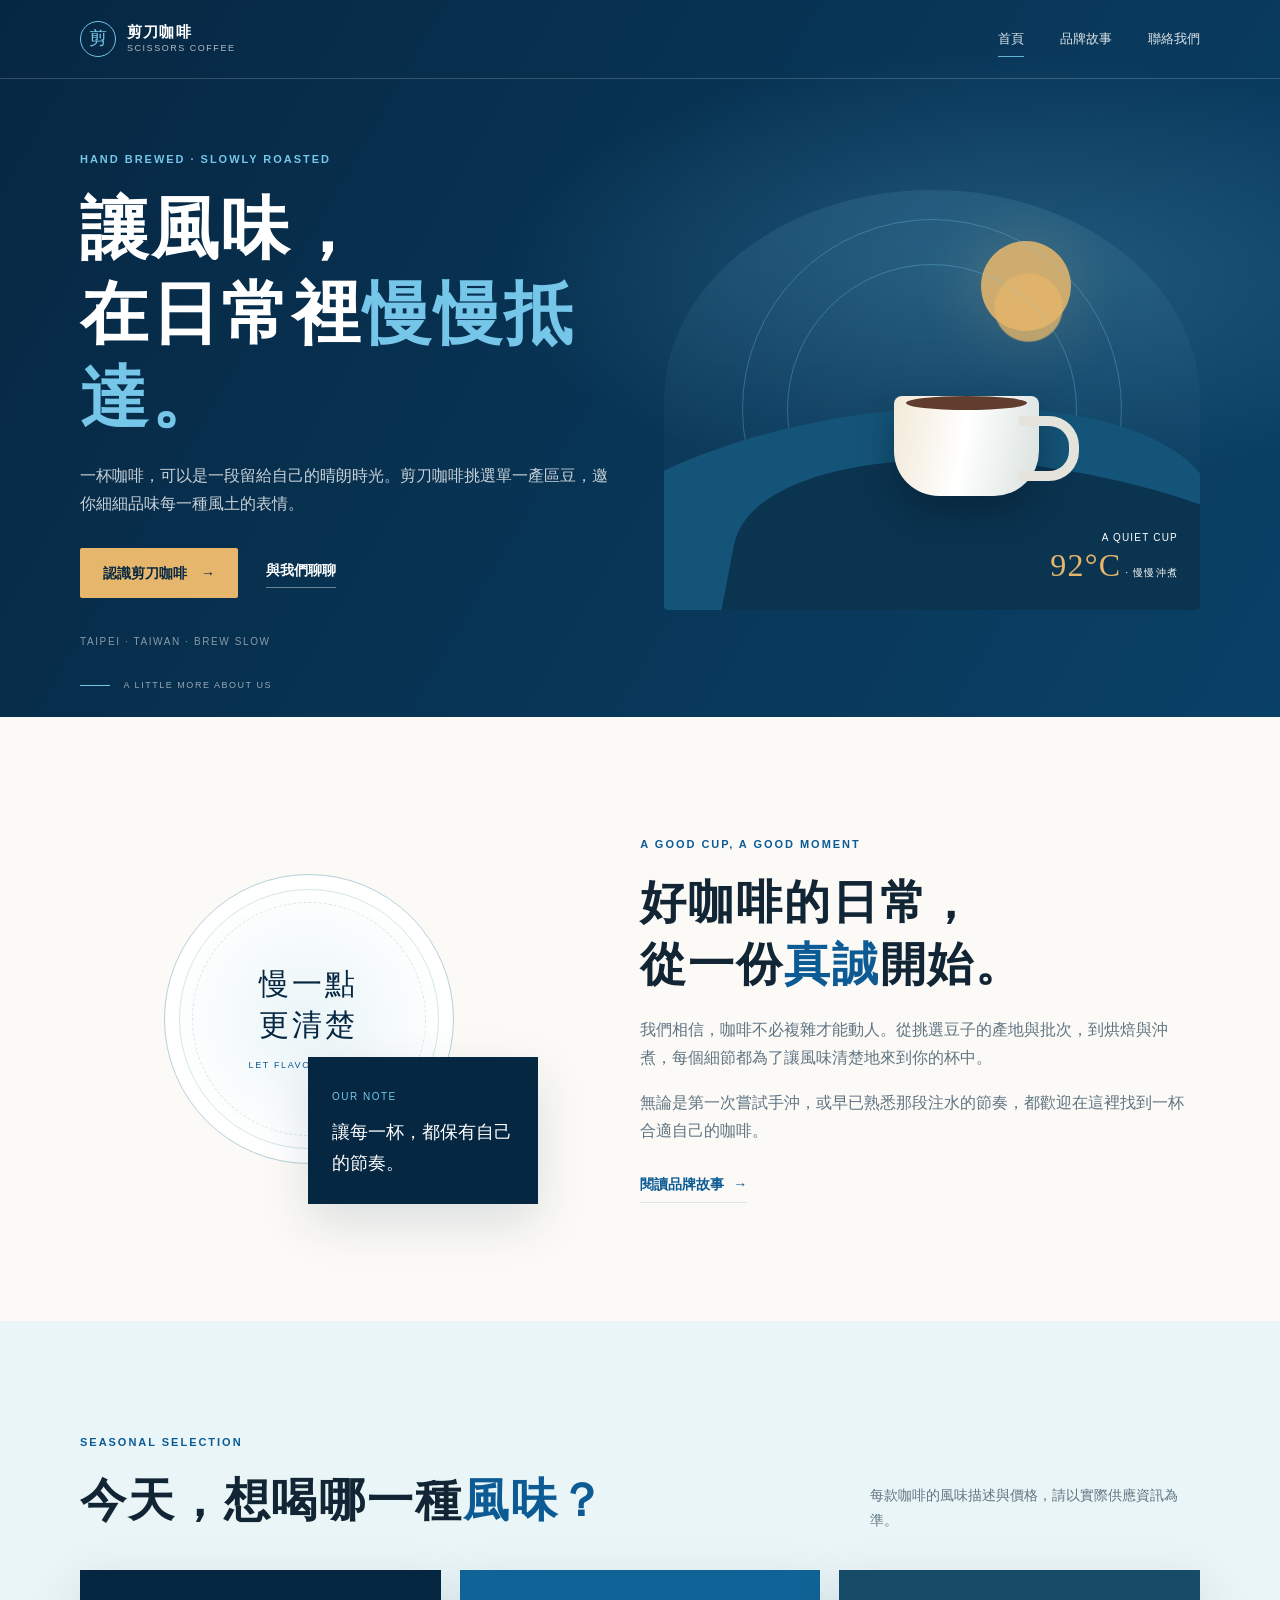
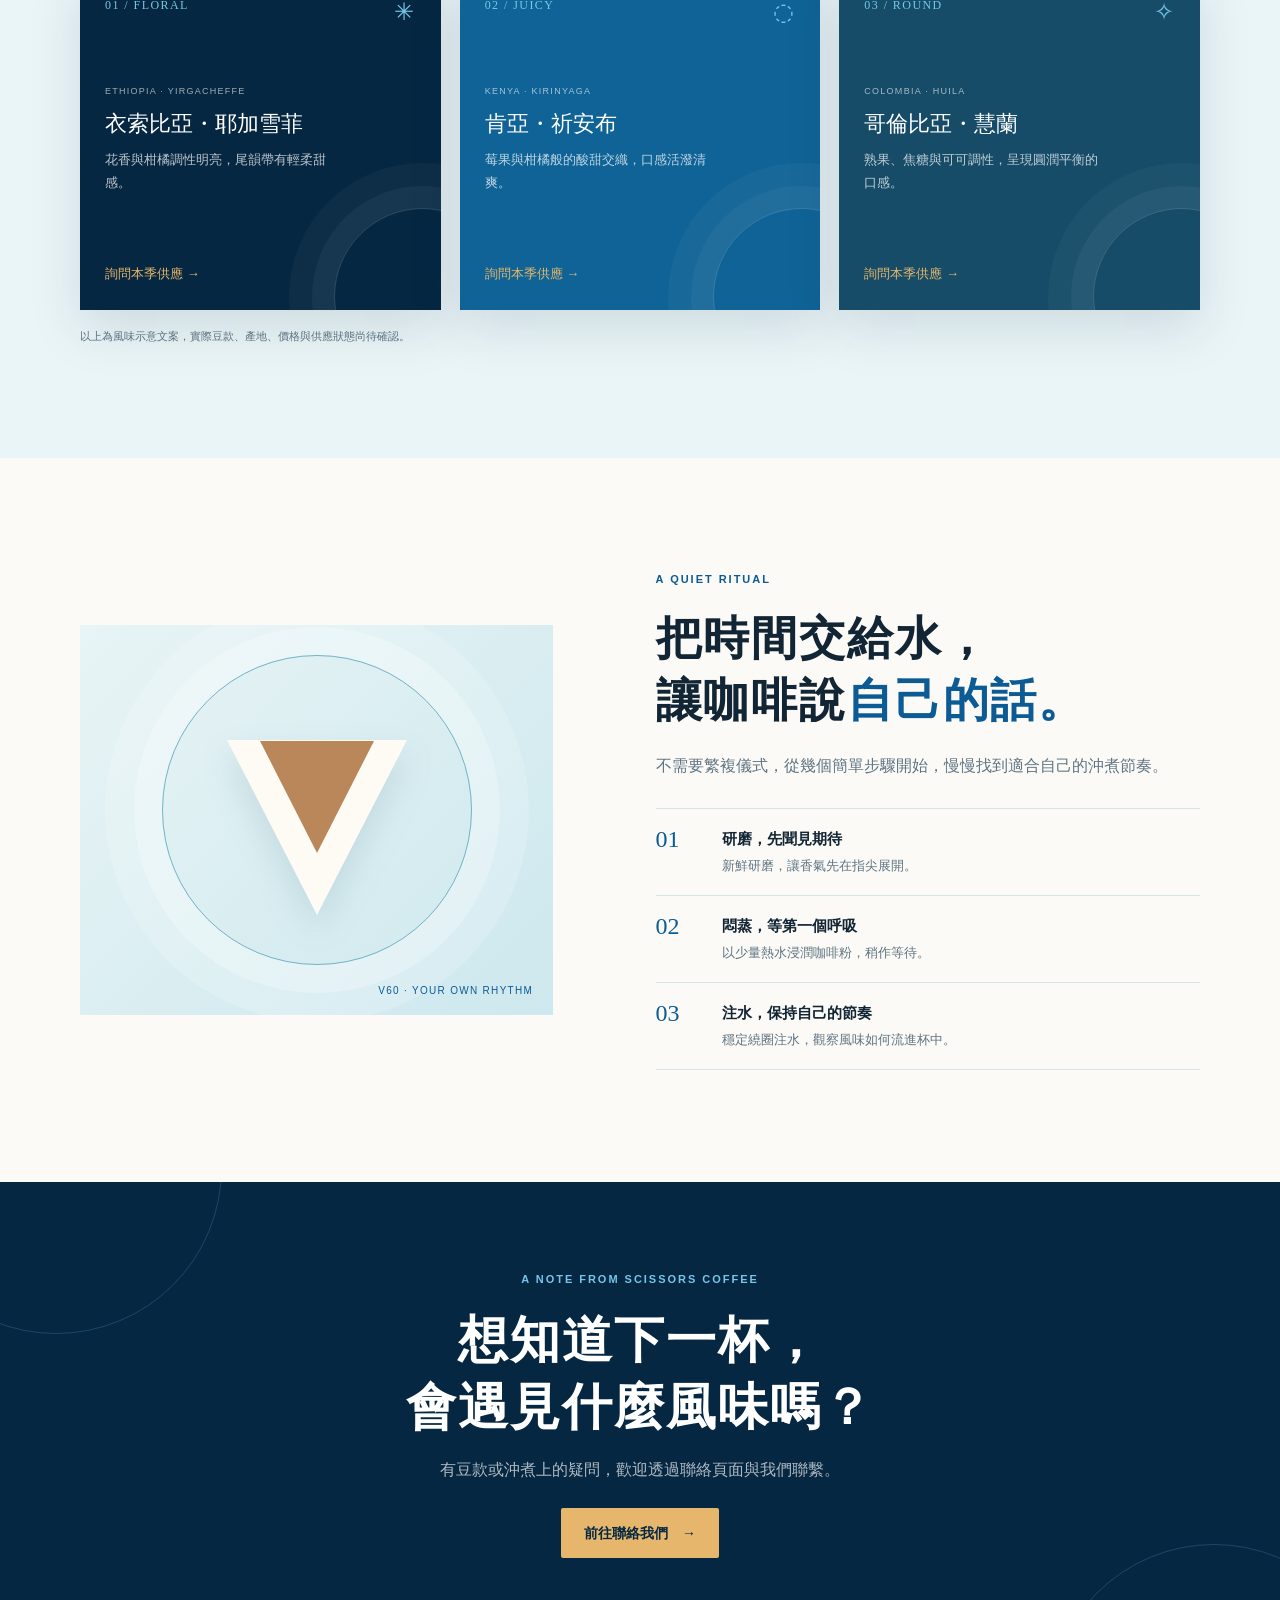
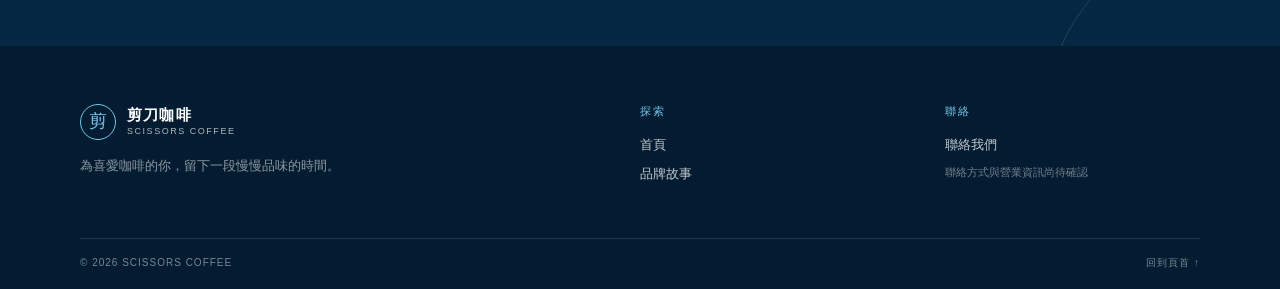
<file: pages/index.html>
﻿<!doctype html>
<html lang="zh-Hant">
<head>
  <meta charset="utf-8">
  <meta name="viewport" content="width=device-width, initial-scale=1">
  <meta name="description" content="剪刀咖啡以自然、清新的手沖日常，分享單一產區咖啡的風味與沖煮靈感。">
  <title>剪刀咖啡｜讓風味慢慢抵達</title>
  <link rel="stylesheet" href="assets/css/site.css">
  <script src="assets/js/site.js" defer></script>
</head>
<body>
  <a class="skip-link" href="#main">跳至主要內容</a>
  <header class="site-header" id="top">
    <div class="wrap header-inner">
      <a class="brand" href="index.html" aria-label="剪刀咖啡首頁"><span class="brand-mark" aria-hidden="true">剪</span><span><strong>剪刀咖啡</strong><small>SCISSORS COFFEE</small></span></a>
      <button class="menu-toggle" type="button" aria-controls="site-nav" aria-expanded="false" aria-label="開啟導覽選單"><span></span><span></span><span></span></button>
      <nav class="site-nav" id="site-nav" aria-label="主要導覽"><a class="active" aria-current="page" href="index.html">首頁</a><a href="about.html">品牌故事</a><a href="contact.html">聯絡我們</a></nav>
    </div>
  </header>
  <main id="main">
    <section class="hero"><div class="wrap hero-grid"><div class="hero-copy"><p class="eyebrow">HAND BREWED · SLOWLY ROASTED</p><h1>讓風味，<br>在日常裡<span>慢慢抵達。</span></h1><p class="lead">一杯咖啡，可以是一段留給自己的晴朗時光。剪刀咖啡挑選單一產區豆，邀你細細品味每一種風土的表情。</p><div class="actions"><a class="button button-gold" href="about.html">認識剪刀咖啡 <span aria-hidden="true">→</span></a><a class="text-link light-link" href="contact.html">與我們聊聊</a></div><p class="hero-note">TAIPEI · TAIWAN · BREW SLOW</p></div><div class="hero-art" aria-hidden="true"><div class="sun"></div><div class="orbit orbit-one"></div><div class="orbit orbit-two"></div><div class="hill hill-back"></div><div class="hill hill-front"></div><div class="cup"><span></span></div><div class="art-caption">A QUIET CUP<br><b>92°C</b> · 慢慢沖煮</div></div></div><div class="scroll-note wrap"><span></span> A LITTLE MORE ABOUT US</div></section>
    <section class="section intro-section"><div class="wrap intro-grid"><div class="intro-stamp"><div class="stamp"><span>慢一點</span><b>更清楚</b><small>LET FLAVOUR SPEAK</small></div><div class="note-card"><small>OUR NOTE</small><p>讓每一杯，都保有自己的節奏。</p></div></div><div class="section-copy"><p class="eyebrow">A GOOD CUP, A GOOD MOMENT</p><h2>好咖啡的日常，<br>從一份<span>真誠</span>開始。</h2><p>我們相信，咖啡不必複雜才能動人。從挑選豆子的產地與批次，到烘焙與沖煮，每個細節都為了讓風味清楚地來到你的杯中。</p><p>無論是第一次嘗試手沖，或早已熟悉那段注水的節奏，都歡迎在這裡找到一杯合適自己的咖啡。</p><a class="text-link" href="about.html">閱讀品牌故事 <span aria-hidden="true">→</span></a></div></div></section>
    <section class="section selection-section"><div class="wrap"><div class="section-heading"><div><p class="eyebrow">SEASONAL SELECTION</p><h2>今天，想喝哪一種<span>風味？</span></h2></div><p>每款咖啡的風味描述與價格，請以實際供應資訊為準。</p></div><div class="coffee-grid"><article class="coffee-card card-one"><div class="card-top"><span>01 / FLORAL</span><span aria-hidden="true">✳</span></div><p class="origin">ETHIOPIA · YIRGACHEFFE</p><h3>衣索比亞・耶加雪菲</h3><p>花香與柑橘調性明亮，尾韻帶有輕柔甜感。</p><a class="card-link" href="contact.html">詢問本季供應 <span aria-hidden="true">→</span></a></article><article class="coffee-card card-two"><div class="card-top"><span>02 / JUICY</span><span aria-hidden="true">◌</span></div><p class="origin">KENYA · KIRINYAGA</p><h3>肯亞・祈安布</h3><p>莓果與柑橘般的酸甜交織，口感活潑清爽。</p><a class="card-link" href="contact.html">詢問本季供應 <span aria-hidden="true">→</span></a></article><article class="coffee-card card-three"><div class="card-top"><span>03 / ROUND</span><span aria-hidden="true">✧</span></div><p class="origin">COLOMBIA · HUILA</p><h3>哥倫比亞・慧蘭</h3><p>熟果、焦糖與可可調性，呈現圓潤平衡的口感。</p><a class="card-link" href="contact.html">詢問本季供應 <span aria-hidden="true">→</span></a></article></div><p class="fine-print">以上為風味示意文案，實際豆款、產地、價格與供應狀態尚待確認。</p></div></section>
    <section class="section brew-section"><div class="wrap brew-grid"><div class="brew-visual" aria-hidden="true"><div class="pour-rings"></div><div class="filter"><div></div></div><div class="brew-caption">V60 · YOUR OWN RHYTHM</div></div><div class="section-copy"><p class="eyebrow">A QUIET RITUAL</p><h2>把時間交給水，<br>讓咖啡說<span>自己的話。</span></h2><p>不需要繁複儀式，從幾個簡單步驟開始，慢慢找到適合自己的沖煮節奏。</p><ol class="steps"><li><span>01</span><div><h3>研磨，先聞見期待</h3><p>新鮮研磨，讓香氣先在指尖展開。</p></div></li><li><span>02</span><div><h3>悶蒸，等第一個呼吸</h3><p>以少量熱水浸潤咖啡粉，稍作等待。</p></div></li><li><span>03</span><div><h3>注水，保持自己的節奏</h3><p>穩定繞圈注水，觀察風味如何流進杯中。</p></div></li></ol></div></div></section>
    <section class="letter-section"><div class="wrap letter-inner"><p class="eyebrow">A NOTE FROM SCISSORS COFFEE</p><h2>想知道下一杯，<br>會遇見什麼風味嗎？</h2><p>有豆款或沖煮上的疑問，歡迎透過聯絡頁面與我們聯繫。</p><a class="button button-gold" href="contact.html">前往聯絡我們 <span aria-hidden="true">→</span></a></div></section>
  </main>
  <footer class="site-footer"><div class="wrap footer-main"><div class="footer-brand"><a class="brand" href="index.html"><span class="brand-mark" aria-hidden="true">剪</span><span><strong>剪刀咖啡</strong><small>SCISSORS COFFEE</small></span></a><p>為喜愛咖啡的你，留下一段慢慢品味的時間。</p></div><div><h2>探索</h2><a href="index.html">首頁</a><a href="about.html">品牌故事</a></div><div><h2>聯絡</h2><a href="contact.html">聯絡我們</a><p class="footer-muted">聯絡方式與營業資訊尚待確認</p></div></div><div class="wrap footer-bottom"><span>© 2026 SCISSORS COFFEE</span><a href="#top">回到頁首 ↑</a></div></footer>
</body>
</html>
</file>
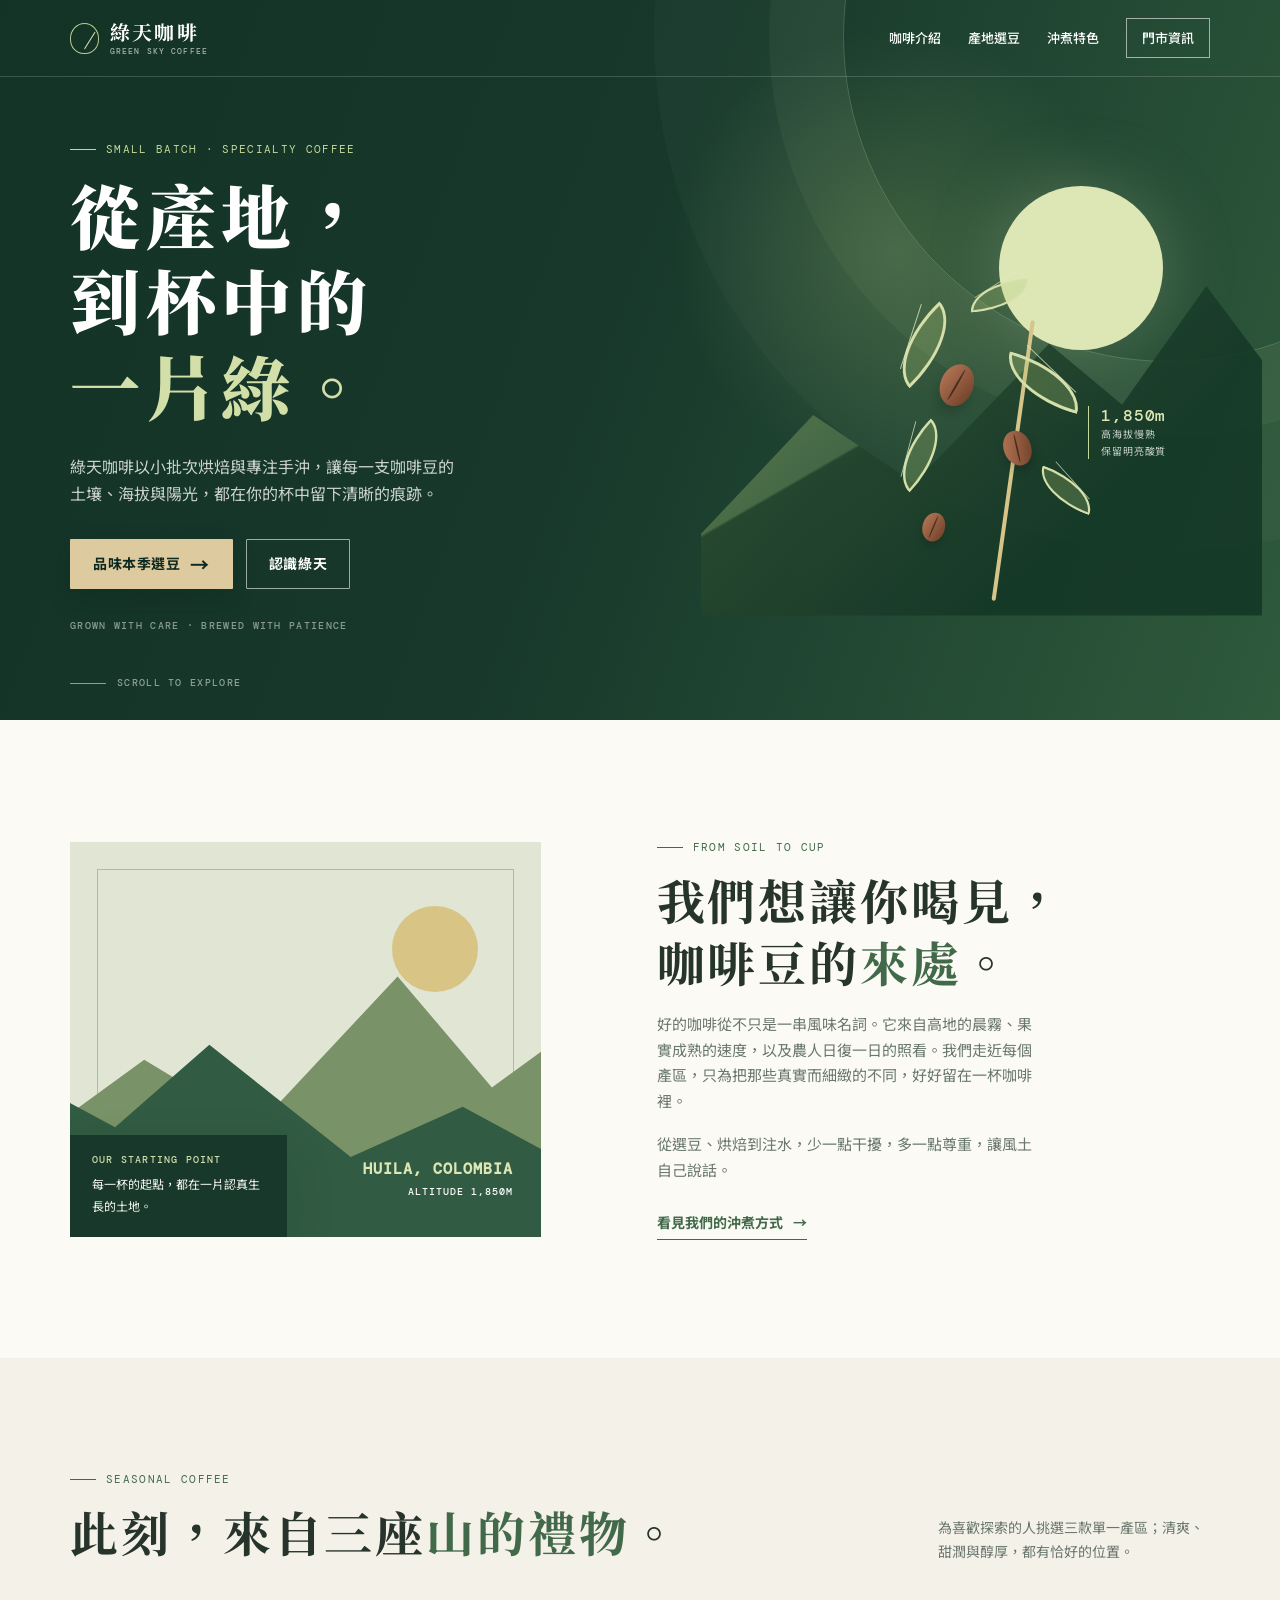
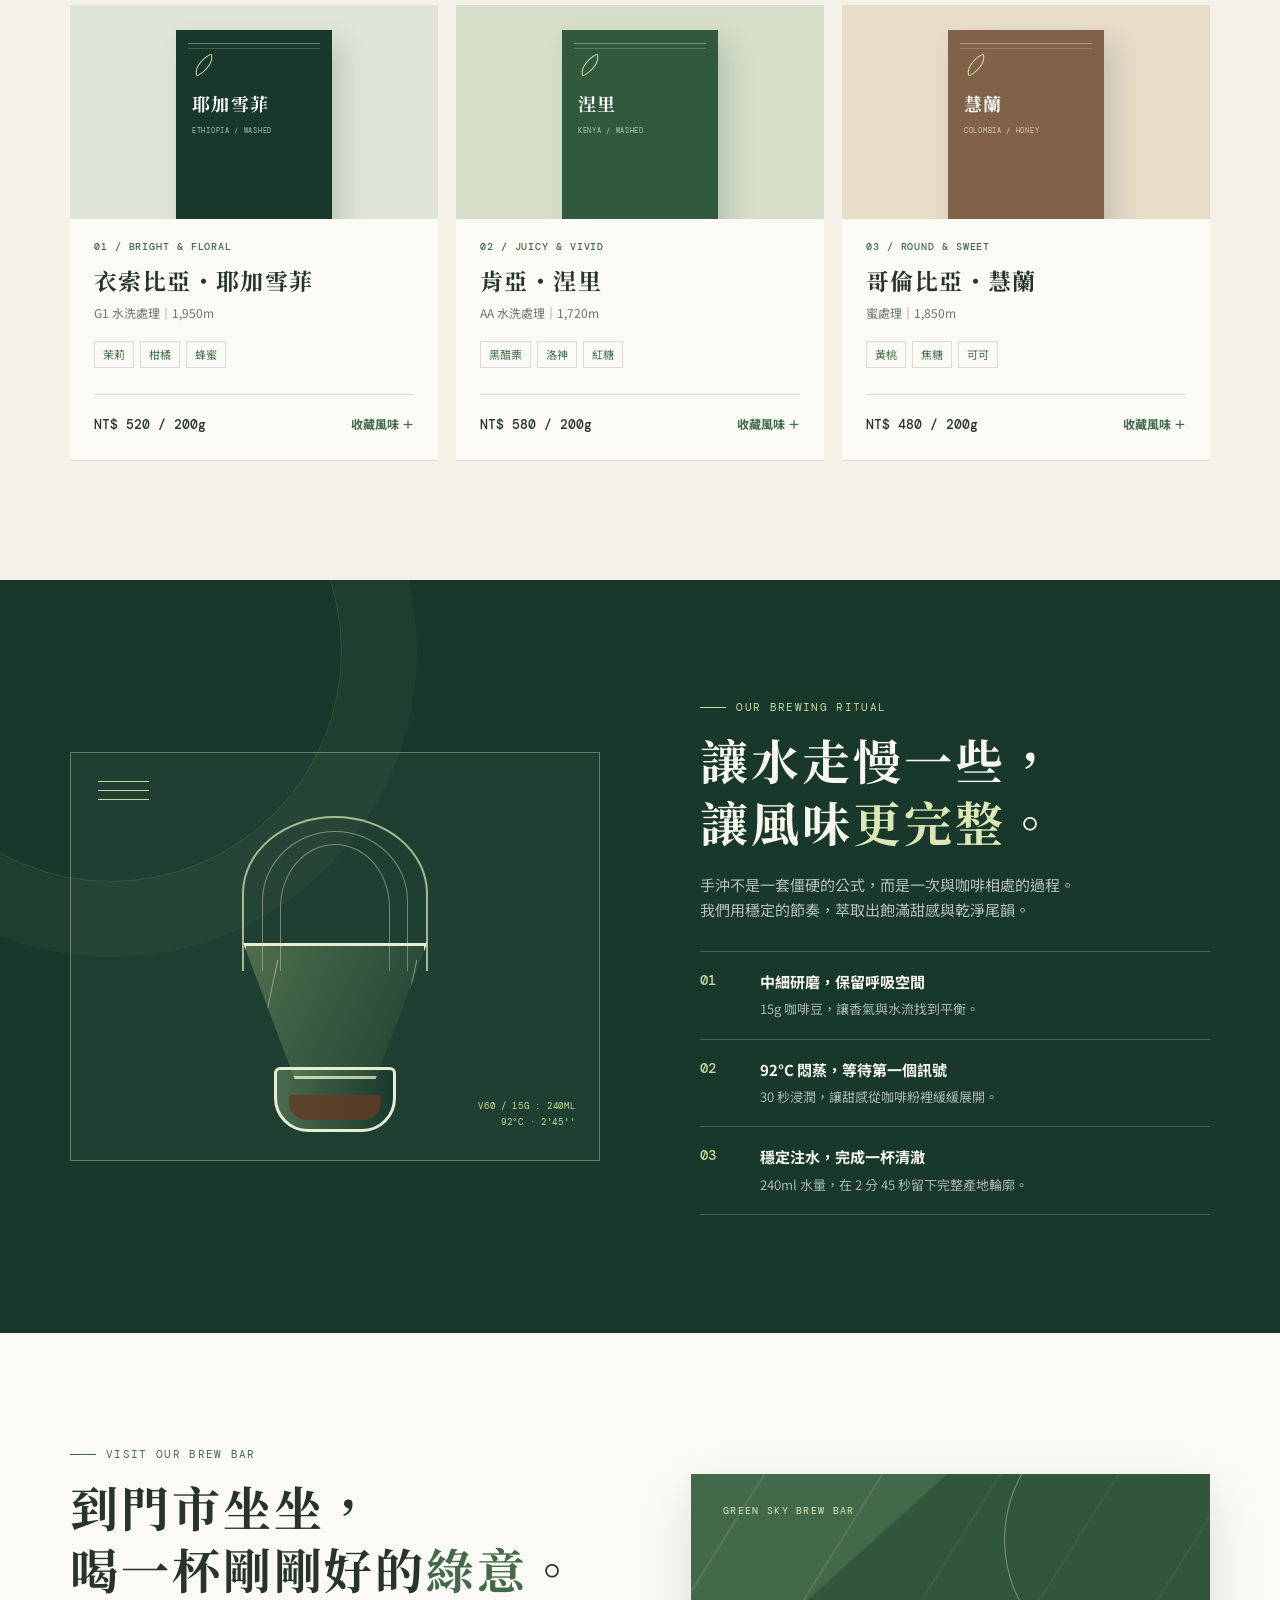
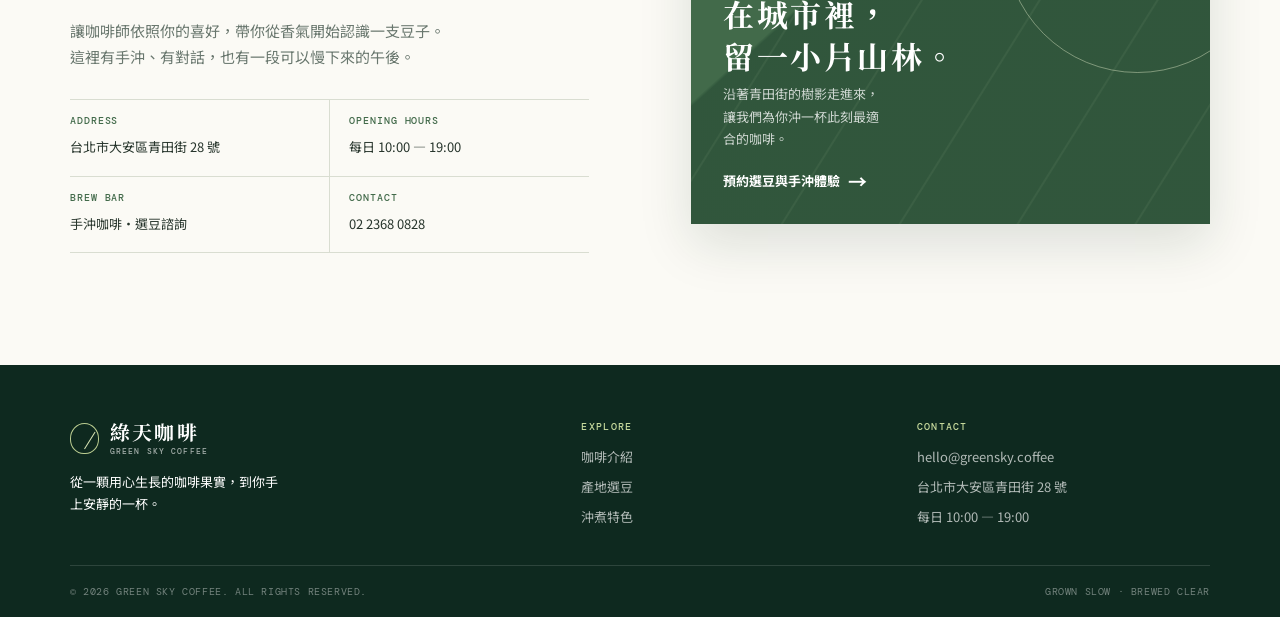
<file: refined/index.html>
<!DOCTYPE html>
<html lang="zh-Hant">
<head>
  <meta charset="UTF-8">
  <meta name="viewport" content="width=device-width, initial-scale=1.0">
  <meta name="description" content="綠天咖啡以小批次烘焙與手沖，讓每一支精品咖啡豆的產地風土清晰抵達杯中。">
  <title>綠天咖啡｜從產地，到杯中的一片綠</title>
  <link rel="preconnect" href="https://fonts.googleapis.com">
  <link rel="preconnect" href="https://fonts.gstatic.com" crossorigin>
  <link href="https://fonts.googleapis.com/css2?family=DM+Mono:wght@400;500&family=Noto+Sans+TC:wght@400;500;600;700&family=Noto+Serif+TC:wght@500;600;700;900&display=swap" rel="stylesheet">
  <style>
    :root {
      --forest: #17382b;
      --deep-forest: #0e291f;
      --moss: #426a4a;
      --leaf: #9aaa72;
      --cream: #f4f1e8;
      --paper: #fbfaf5;
      --oat: #ddca9e;
      --clay: #ad7655;
      --ink: #26342b;
      --muted: #69776e;
      --line: #d9ddd1;
      --shadow: 0 20px 50px rgba(18, 45, 32, .13);
    }

    * { box-sizing: border-box; }
    html { scroll-behavior: smooth; }
    body { margin: 0; background: var(--cream); color: var(--ink); font-family: "Noto Sans TC", sans-serif; line-height: 1.7; -webkit-font-smoothing: antialiased; }
    a { color: inherit; text-decoration: none; }
    button, input { font: inherit; }
    button { cursor: pointer; }
    .container { width: min(1140px, calc(100% - 52px)); margin: 0 auto; }
    .sr-only { position: absolute; width: 1px; height: 1px; overflow: hidden; clip: rect(0,0,0,0); white-space: nowrap; }
    .eyebrow { display: flex; align-items: center; gap: 10px; margin: 0 0 12px; color: var(--moss); font-family: "DM Mono", monospace; font-size: 11px; letter-spacing: .12em; }
    .eyebrow::before { content: ""; width: 26px; height: 1px; background: currentColor; }
    .title { margin: 0; font: 700 clamp(30px, 4vw, 48px)/1.3 "Noto Serif TC", serif; letter-spacing: .06em; }
    .title strong { color: var(--moss); font: inherit; }
    .copy { max-width: 48ch; margin: 18px 0 0; color: var(--muted); font-size: 15px; }
    .button { display: inline-flex; align-items: center; justify-content: center; gap: 10px; min-height: 50px; padding: 12px 22px; border: 1px solid transparent; border-radius: 1px; font-size: 14px; font-weight: 700; letter-spacing: .04em; transition: transform .2s ease, background .2s ease, color .2s ease, border-color .2s ease; }
    .button:hover { transform: translateY(-2px); }
    .button:focus-visible, a:focus-visible, button:focus-visible, input:focus-visible { outline: 3px solid #d3c66b; outline-offset: 3px; }
    .button-main { color: var(--deep-forest); background: var(--oat); box-shadow: 0 10px 24px rgba(7, 27, 18, .18); }
    .button-main:hover { background: #eddaac; }
    .button-light { border-color: rgba(255,255,255,.58); color: #fff; }
    .button-light:hover { background: rgba(255,255,255,.12); }
    .icon-arrow { font-size: 19px; line-height: 1; }

    /* Header */
    .header { position: absolute; z-index: 10; width: 100%; color: #fff; border-bottom: 1px solid rgba(255,255,255,.17); }
    .nav { display: flex; min-height: 76px; align-items: center; justify-content: space-between; }
    .brand { display: flex; align-items: center; gap: 11px; font: 700 20px/1 "Noto Serif TC", serif; letter-spacing: .11em; }
    .brand-symbol { position: relative; width: 29px; height: 31px; border: 1px solid #bbcd91; border-radius: 50% 50% 47% 47%; color: #d9e5b6; }
    .brand-symbol::before { content: ""; position: absolute; top: 5px; left: 13px; width: 1px; height: 20px; background: #d9e5b6; transform: rotate(32deg); transform-origin: bottom; }
    .brand small { display: block; margin-top: 5px; color: rgba(255,255,255,.63); font: 500 8px/1 "DM Mono", monospace; letter-spacing: .14em; }
    .nav-links { display: flex; align-items: center; gap: 27px; font-size: 13px; font-weight: 500; }
    .nav-links a { position: relative; padding: 6px 0; }
    .nav-links a:not(.nav-book)::after { content: ""; position: absolute; right: 0; bottom: 0; left: 0; height: 1px; background: var(--leaf); transform: scaleX(0); transform-origin: right; transition: transform .2s; }
    .nav-links a:not(.nav-book):hover::after { transform: scaleX(1); transform-origin: left; }
    .nav-book { padding: 8px 15px !important; border: 1px solid rgba(255,255,255,.58); }
    .nav-book:hover { color: var(--forest); background: #fff; }
    .menu-button { display: none; width: 40px; height: 40px; border: 0; color: #fff; background: transparent; font-size: 23px; }

    /* Hero */
    .hero { position: relative; min-height: 720px; overflow: hidden; color: #fff; background: var(--forest); }
    .hero::before { content: ""; position: absolute; inset: 0; background: radial-gradient(circle at 70% 35%, rgba(141,170,103,.28), transparent 22%), linear-gradient(110deg, #133326 0%, #17382b 47%, #2f5a3c 100%); }
    .hero::after { content: ""; position: absolute; top: -290px; right: -215px; width: 650px; height: 650px; border: 1px solid rgba(223,235,186,.22); border-radius: 50%; box-shadow: 0 0 0 74px rgba(223,235,186,.045), 0 0 0 189px rgba(223,235,186,.025); }
    .hero-grid { position: relative; z-index: 1; display: grid; grid-template-columns: 1.05fr .95fr; gap: 35px; align-items: center; min-height: 720px; padding: 126px 0 72px; }
    .hero .eyebrow { color: #c3d99a; }
    .hero h1 { max-width: 12ch; margin: 0; font: 900 clamp(43px, 5.5vw, 70px)/1.22 "Noto Serif TC", serif; letter-spacing: .08em; }
    .hero h1 em { color: #d2dfa9; font-style: normal; }
    .hero-lede { max-width: 43ch; margin: 26px 0 31px; color: rgba(255,255,255,.78); font-size: 16px; }
    .hero-actions { display: flex; flex-wrap: wrap; gap: 13px; }
    .hero-signature { margin: 29px 0 0; color: rgba(255,255,255,.5); font: 500 10px/1.6 "DM Mono", monospace; letter-spacing: .13em; }
    .hero-visual { position: relative; height: 453px; }
    .sun-disc { position: absolute; top: 25px; right: 9%; width: 164px; height: 164px; border-radius: 50%; background: #dce7b5; box-shadow: 0 0 72px rgba(220,231,181,.25); }
    .hill { position: absolute; right: -10%; bottom: -2px; width: 107%; height: 75%; clip-path: polygon(0 76%, 20% 41%, 38% 61%, 62% 20%, 75% 38%, 90% 3%, 100% 25%, 100% 100%, 0 100%); background: linear-gradient(136deg, #72905c, #244c36 69%); opacity: .88; }
    .hill::after { content: ""; position: absolute; inset: 0; background: linear-gradient(150deg, transparent 39%, rgba(8,38,25,.55) 39.5% 100%); }
    .coffee-plant { position: absolute; z-index: 2; right: 19%; bottom: 13px; width: 255px; height: 330px; transform: rotate(-4deg); }
    .stem { position: absolute; bottom: 0; left: 125px; width: 4px; height: 283px; border-radius: 4px; background: #d6c488; transform: rotate(12deg); transform-origin: bottom; }
    .leaf { position: absolute; width: 82px; height: 42px; border: 3px solid #d5dfa9; border-radius: 100% 0 100% 0; background: rgba(173,202,117,.26); }
    .leaf::after { content: ""; position: absolute; top: 50%; left: 4px; width: 68px; height: 1px; background: rgba(226,237,189,.78); transform: rotate(-28deg); transform-origin: left; }
    .leaf-a { top: 49px; left: 35px; transform: rotate(-40deg); }
    .leaf-b { top: 95px; right: 22px; transform: rotate(20deg) scaleX(-1); }
    .leaf-c { top: 159px; left: 23px; transform: rotate(-43deg) scale(.84); }
    .leaf-d { top: 204px; right: 7px; transform: rotate(24deg) scaleX(-1) scale(.74); }
    .leaf-e { top: 5px; right: 60px; transform: rotate(0deg) scale(.72); }
    .bean { position: absolute; z-index: 3; width: 33px; height: 43px; border-radius: 50%; background: linear-gradient(110deg, #b87957, #6d3e28); box-shadow: 0 8px 12px rgba(0,0,0,.17); }
    .bean::before { content: ""; position: absolute; top: 4px; bottom: 4px; left: 15px; width: 2px; border-radius: 50%; background: rgba(45,26,19,.72); transform: rotate(8deg); }
    .bean-1 { top: 91px; left: 89px; transform: rotate(26deg); }
    .bean-2 { top: 158px; right: 77px; transform: rotate(-17deg) scale(.83); }
    .bean-3 { top: 231px; left: 56px; transform: rotate(19deg) scale(.68); }
    .origin-tag { position: absolute; z-index: 3; top: 52%; right: -2%; width: 132px; padding-left: 12px; border-left: 1px solid #c3d99a; color: rgba(255,255,255,.76); font-size: 10px; line-height: 1.7; letter-spacing: .08em; }
    .origin-tag b { display: block; color: #dce7b5; font: 500 16px/1.2 "DM Mono", monospace; }
    .scroll-hint { position: absolute; bottom: 22px; left: max(26px, calc((100% - 1140px) / 2)); z-index: 2; display: flex; gap: 11px; align-items: center; color: rgba(255,255,255,.52); font: 500 10px/1 "DM Mono", monospace; letter-spacing: .13em; }
    .scroll-hint::before { content: ""; width: 36px; height: 1px; background: currentColor; }

    /* Story */
    .story { padding: 118px 0; background: var(--paper); }
    .story-grid { display: grid; grid-template-columns: .92fr 1.08fr; gap: clamp(46px, 9vw, 120px); align-items: center; }
    .origin-window { position: relative; min-height: 395px; overflow: hidden; background: #e0e5d4; }
    .origin-window::before { content: ""; position: absolute; inset: 27px; border: 1px solid rgba(23,56,43,.25); }
    .origin-sun { position: absolute; top: 64px; right: 63px; width: 86px; height: 86px; border-radius: 50%; background: #d8c485; }
    .origin-hill-one, .origin-hill-two { position: absolute; right: -12%; bottom: -2%; left: -13%; clip-path: polygon(0 72%, 23% 40%, 42% 62%, 66% 13%, 82% 49%, 100% 24%, 100% 100%, 0 100%); }
    .origin-hill-one { height: 78%; background: #799267; }
    .origin-hill-two { height: 58%; background: #315b42; transform: scaleX(-1); }
    .origin-label { position: absolute; z-index: 2; right: 28px; bottom: 27px; color: #fff; font: 500 10px/1.7 "DM Mono", monospace; letter-spacing: .1em; text-align: right; }
    .origin-label b { display: block; color: #dce7b5; font-size: 15px; }
    .story-note { position: absolute; z-index: 3; bottom: 0; left: 0; width: 217px; padding: 20px 22px; color: #f9f8f1; background: var(--forest); box-shadow: var(--shadow); }
    .story-note b { display: block; margin-bottom: 8px; color: #cfddaa; font: 500 10px/1 "DM Mono", monospace; letter-spacing: .12em; }
    .story-note p { margin: 0; font-size: 12px; line-height: 1.8; }
    .story-link { display: inline-flex; gap: 10px; margin-top: 29px; padding-bottom: 4px; border-bottom: 1px solid var(--moss); color: var(--moss); font-size: 14px; font-weight: 700; }

    /* Selection */
    .selection { padding: 112px 0 120px; background: var(--cream); }
    .section-head { display: flex; align-items: end; justify-content: space-between; gap: 30px; margin-bottom: 42px; }
    .section-head .copy { max-width: 34ch; margin: 0; font-size: 14px; }
    .coffee-grid { display: grid; grid-template-columns: repeat(3, 1fr); gap: 18px; }
    .coffee-card { display: flex; flex-direction: column; min-height: 455px; background: var(--paper); box-shadow: 0 1px 0 var(--line); transition: transform .25s ease, box-shadow .25s ease; }
    .coffee-card:hover { transform: translateY(-6px); box-shadow: var(--shadow); }
    .bag-visual { position: relative; height: 214px; overflow: hidden; background: #dfe6d7; }
    .coffee-card:nth-child(2) .bag-visual { background: #d7dfca; }
    .coffee-card:nth-child(3) .bag-visual { background: #e7ddc9; }
    .bag { position: absolute; right: 50%; bottom: -10px; width: 156px; height: 199px; padding: 28px 16px; color: #fff; background: var(--forest); box-shadow: 10px 14px 25px rgba(20,50,36,.17); transform: translateX(50%); }
    .coffee-card:nth-child(2) .bag { background: #315a3d; }
    .coffee-card:nth-child(3) .bag { background: #806248; }
    .bag::before { content: ""; position: absolute; top: 13px; right: 12px; left: 12px; height: 1px; background: rgba(255,255,255,.35); box-shadow: 0 5px 0 rgba(255,255,255,.18); }
    .bag .mini-leaf { display: block; width: 24px; height: 14px; margin-bottom: 19px; border: 1px solid #dce7b5; border-radius: 100% 0; transform: rotate(-28deg); }
    .bag .bag-name { position: relative; z-index: 1; font: 700 18px/1.3 "Noto Serif TC", serif; letter-spacing: .07em; }
    .bag .bag-origin { display: block; margin-top: 7px; color: rgba(255,255,255,.65); font: 400 7px/1.4 "DM Mono", monospace; letter-spacing: .1em; }
    .card-body { display: flex; flex: 1; flex-direction: column; padding: 23px 24px 22px; }
    .card-index { color: var(--moss); font: 500 10px/1 "DM Mono", monospace; letter-spacing: .09em; }
    .card-body h3 { margin: 13px 0 5px; font: 700 23px/1.4 "Noto Serif TC", serif; letter-spacing: .06em; }
    .card-origin { margin: 0; color: var(--muted); font-size: 12px; }
    .flavour { display: flex; flex-wrap: wrap; gap: 6px; margin: 18px 0 auto; }
    .flavour span { padding: 3px 8px; border: 1px solid var(--line); color: var(--moss); font-size: 11px; }
    .card-footer { display: flex; align-items: center; justify-content: space-between; gap: 12px; margin-top: 20px; padding-top: 15px; border-top: 1px solid var(--line); }
    .price { font: 500 13px/1 "DM Mono", monospace; }
    .save-button { padding: 4px 0; border: 0; color: var(--moss); background: transparent; font-size: 12px; font-weight: 700; }
    .save-button:hover { color: var(--clay); }

    /* Brew */
    .brew { position: relative; overflow: hidden; padding: 118px 0; color: #f8f8ef; background: var(--forest); }
    .brew::before { content: ""; position: absolute; top: -160px; left: -120px; width: 460px; height: 460px; border: 1px solid rgba(211,227,166,.14); border-radius: 50%; box-shadow: 0 0 0 75px rgba(211,227,166,.035); }
    .brew-grid { position: relative; z-index: 1; display: grid; grid-template-columns: 1.02fr .98fr; gap: clamp(45px, 8vw, 100px); align-items: center; }
    .brew .eyebrow { color: #c6d99c; }
    .brew .title strong { color: #dce7b5; }
    .brew .copy { color: rgba(255,255,255,.69); }
    .brew-drawing { position: relative; min-height: 409px; border: 1px solid rgba(220,231,181,.38); background: rgba(255,255,255,.035); }
    .brew-drawing::before { content: ""; position: absolute; top: 28px; left: 27px; width: 51px; height: 1px; background: #c6d99c; box-shadow: 0 9px 0 #c6d99c, 0 18px 0 #c6d99c; }
    .water-lines { position: absolute; top: 63px; left: 50%; width: 186px; height: 155px; border: 2px solid rgba(210,228,174,.75); border-bottom: 0; border-radius: 50% 50% 0 0; transform: translateX(-50%); }
    .water-lines::before, .water-lines::after { content: ""; position: absolute; top: 13px; right: 18px; bottom: 0; left: 18px; border: 1px solid rgba(210,228,174,.48); border-bottom: 0; border-radius: 50% 50% 0 0; }
    .water-lines::after { top: 26px; right: 36px; left: 36px; }
    .dripper { position: absolute; bottom: 81px; left: 50%; width: 184px; height: 136px; border: 3px solid #e6edd0; background: linear-gradient(115deg, rgba(173,203,129,.34), rgba(30,74,48,.14)); clip-path: polygon(0 0,100% 0,72% 100%,28% 100%); transform: translateX(-50%); }
    .dripper::before { content: ""; position: absolute; top: 14px; right: 19px; bottom: 0; left: 19px; border-left: 1px solid rgba(230,237,208,.5); border-right: 1px solid rgba(230,237,208,.5); transform: skewX(-12deg); }
    .server { position: absolute; bottom: 28px; left: 50%; width: 122px; height: 65px; border: 3px solid #e6edd0; border-radius: 6px 6px 34px 34px; background: linear-gradient(90deg, rgba(160,192,130,.34), rgba(9,41,27,.24)); transform: translateX(-50%); }
    .server::after { content: ""; position: absolute; right: 12px; bottom: 9px; left: 12px; height: 25px; border-radius: 2px 2px 18px 18px; background: rgba(100,59,35,.8); }
    .brew-caption { position: absolute; right: 24px; bottom: 21px; color: #c6d99c; font: 400 9px/1.8 "DM Mono", monospace; letter-spacing: .08em; text-align: right; }
    .method-list { display: grid; gap: 0; margin: 28px 0 0; padding: 0; list-style: none; }
    .method-list li { display: grid; grid-template-columns: 45px 1fr; gap: 15px; padding: 17px 0; border-top: 1px solid rgba(220,231,181,.25); }
    .method-list li:last-child { border-bottom: 1px solid rgba(220,231,181,.25); }
    .method-no { color: #c6d99c; font: 500 14px/1.7 "DM Mono", monospace; }
    .method-text b { display: block; font-size: 15px; }
    .method-text span { color: rgba(255,255,255,.64); font-size: 13px; }

    /* Visit */
    .visit { padding: 112px 0; background: var(--paper); }
    .visit-grid { display: grid; grid-template-columns: 1fr 1fr; gap: clamp(42px, 8vw, 105px); align-items: center; }
    .store-card { position: relative; min-height: 350px; overflow: hidden; color: #fff; background: var(--moss); box-shadow: var(--shadow); }
    .store-card::before { content: ""; position: absolute; inset: 0; opacity: .68; background: linear-gradient(138deg, transparent 28%, rgba(11,45,30,.46) 28.5% 100%), repeating-linear-gradient(122deg, transparent 0 61px, rgba(224,235,195,.18) 62px 63px, transparent 64px 100px); }
    .store-card::after { content: ""; position: absolute; top: -68px; right: -61px; width: 265px; height: 265px; border: 1px solid rgba(227,237,203,.44); border-radius: 50%; }
    .store-inner { position: relative; z-index: 1; display: flex; min-height: 350px; flex-direction: column; padding: 32px; }
    .store-kicker { margin: 0; color: #dce7b5; font: 400 10px/1 "DM Mono", monospace; letter-spacing: .13em; }
    .store-inner h3 { margin: auto 0 7px; font: 700 31px/1.35 "Noto Serif TC", serif; letter-spacing: .08em; }
    .store-inner p:not(.store-kicker) { max-width: 23ch; margin: 0; color: rgba(255,255,255,.76); font-size: 13px; }
    .store-link { display: inline-flex; align-items: center; gap: 8px; margin-top: 20px; color: #fff; font-size: 13px; font-weight: 700; }
    .details { display: grid; grid-template-columns: repeat(2, 1fr); gap: 0; margin: 30px 0 0; }
    .detail { padding: 16px 0; border-top: 1px solid var(--line); }
    .detail:nth-last-child(-n+2) { border-bottom: 1px solid var(--line); }
    .detail:nth-child(odd) { padding-right: 19px; }
    .detail:nth-child(even) { padding-left: 19px; border-left: 1px solid var(--line); }
    .detail b { display: block; margin-bottom: 6px; color: var(--moss); font: 500 10px/1 "DM Mono", monospace; letter-spacing: .09em; }
    .detail span { font-size: 13px; }

    /* Footer and small UI */
    footer { color: rgba(255,255,255,.68); background: var(--deep-forest); }
    .footer-grid { display: grid; grid-template-columns: 1.6fr 1fr 1fr; gap: 42px; padding: 57px 0 37px; }
    .footer-brand { color: #fff; }
    .footer-brand p { max-width: 30ch; margin: 16px 0 0; font-size: 13px; }
    .footer-heading { margin: 0 0 14px; color: #c6d99c; font: 500 10px/1 "DM Mono", monospace; letter-spacing: .13em; }
    .footer-list { margin: 0; padding: 0; list-style: none; font-size: 13px; }
    .footer-list li + li { margin-top: 8px; }
    .footer-list a:hover { color: #fff; }
    .footer-bottom { display: flex; justify-content: space-between; gap: 20px; padding: 18px 0; border-top: 1px solid rgba(255,255,255,.13); color: rgba(255,255,255,.42); font: 400 10px/1.5 "DM Mono", monospace; letter-spacing: .06em; }
    .toast { position: fixed; right: 22px; bottom: 22px; z-index: 30; max-width: min(340px, calc(100% - 44px)); padding: 13px 17px; border-left: 3px solid var(--oat); color: #fff; background: var(--deep-forest); box-shadow: var(--shadow); font-size: 13px; opacity: 0; pointer-events: none; transform: translateY(12px); transition: opacity .23s ease, transform .23s ease; }
    .toast.show { opacity: 1; transform: translateY(0); }
    .reveal { opacity: 0; transform: translateY(18px); transition: opacity .65s ease, transform .65s ease; }
    .reveal.in { opacity: 1; transform: translateY(0); }

    @media (max-width: 840px) {
      .nav { min-height: 68px; }
      .menu-button { display: block; }
      .nav-links { position: absolute; top: 68px; right: 0; left: 0; display: grid; gap: 0; max-height: 0; overflow: hidden; background: #112f23; transition: max-height .28s ease; }
      .nav-links.open { max-height: 300px; border-top: 1px solid rgba(255,255,255,.14); }
      .nav-links a { padding: 13px 26px; border-bottom: 1px solid rgba(255,255,255,.1); }
      .nav-links .nav-book { margin: 10px 26px; text-align: center; }
      .hero, .hero-grid { min-height: 725px; }
      .hero-grid { grid-template-columns: 1fr; padding-top: 110px; }
      .hero-visual { height: 280px; margin-top: -40px; }
      .sun-disc { top: 8px; right: 14%; width: 118px; height: 118px; }
      .hill { width: 86%; height: 97%; }
      .coffee-plant { right: 16%; bottom: -24px; transform: scale(.75) rotate(-4deg); transform-origin: bottom right; }
      .origin-tag { top: 45%; right: 1%; }
      .story-grid, .brew-grid, .visit-grid { grid-template-columns: 1fr; }
      .origin-window { max-width: 560px; width: 100%; }
      .coffee-grid { grid-template-columns: repeat(2, 1fr); }
      .coffee-card:last-child { grid-column: span 2; }
      .footer-grid { grid-template-columns: 1.4fr 1fr; }
      .footer-brand { grid-column: span 2; }
    }

    @media (max-width: 570px) {
      .container { width: min(100% - 34px, 1140px); }
      .hero, .hero-grid { min-height: 680px; }
      .hero-grid { padding-top: 99px; padding-bottom: 44px; }
      .hero h1 { font-size: 40px; }
      .hero-lede { margin: 19px 0 23px; font-size: 14px; }
      .hero-visual { height: 238px; }
      .origin-tag { display: none; }
      .scroll-hint { bottom: 12px; left: 17px; }
      .story, .selection, .brew, .visit { padding: 76px 0; }
      .origin-window { min-height: 335px; }
      .story-note { width: 190px; padding: 16px; }
      .section-head { display: block; }
      .section-head .copy { margin-top: 15px; }
      .coffee-grid { grid-template-columns: 1fr; }
      .coffee-card:last-child { grid-column: auto; }
      .brew-drawing { min-height: 325px; }
      .water-lines { transform: translateX(-50%) scale(.82); transform-origin: top; }
      .dripper { transform: translateX(-50%) scale(.8); transform-origin: bottom; }
      .server { transform: translateX(-50%) scale(.8); transform-origin: bottom; }
      .details { grid-template-columns: 1fr; }
      .detail, .detail:nth-last-child(-n+2) { border-bottom: 0; }
      .detail:first-child { border-top: 1px solid var(--line); }
      .detail:last-child { border-bottom: 1px solid var(--line); }
      .detail:nth-child(even) { padding-left: 0; border-left: 0; }
      .footer-grid { grid-template-columns: 1fr; gap: 30px; }
      .footer-brand { grid-column: auto; }
      .footer-bottom { display: block; }
      .footer-bottom span + span { display: block; margin-top: 6px; }
    }

    @media (prefers-reduced-motion: reduce) {
      html { scroll-behavior: auto; }
      *, *::before, *::after { transition-duration: .01ms !important; animation-duration: .01ms !important; }
      .reveal { opacity: 1; transform: none; }
    }
  </style>
</head>
<body>
  <header class="header" id="top">
    <nav class="nav container" aria-label="主要導覽">
      <a class="brand" href="#top" aria-label="回到綠天咖啡首頁"><span class="brand-symbol" aria-hidden="true"></span><span>綠天咖啡<small>GREEN SKY COFFEE</small></span></a>
      <button class="menu-button" type="button" aria-label="開啟導覽選單" aria-expanded="false" aria-controls="navLinks">☰</button>
      <div class="nav-links" id="navLinks">
        <a href="#story">咖啡介紹</a>
        <a href="#selection">產地選豆</a>
        <a href="#brew">沖煮特色</a>
        <a class="nav-book" href="#visit">門市資訊</a>
      </div>
    </nav>
  </header>

  <main>
    <section class="hero" aria-labelledby="heroTitle">
      <div class="hero-grid container">
        <div class="reveal">
          <p class="eyebrow">SMALL BATCH · SPECIALTY COFFEE</p>
          <h1 id="heroTitle">從產地，<br>到杯中的<br><em>一片綠。</em></h1>
          <p class="hero-lede">綠天咖啡以小批次烘焙與專注手沖，讓每一支咖啡豆的土壤、海拔與陽光，都在你的杯中留下清晰的痕跡。</p>
          <div class="hero-actions"><a class="button button-main" href="#selection">品味本季選豆 <span class="icon-arrow">→</span></a><a class="button button-light" href="#story">認識綠天</a></div>
          <p class="hero-signature">GROWN WITH CARE · BREWED WITH PATIENCE</p>
        </div>
        <div class="hero-visual" aria-hidden="true">
          <div class="sun-disc"></div><div class="hill"></div>
          <div class="coffee-plant"><span class="stem"></span><span class="leaf leaf-a"></span><span class="leaf leaf-b"></span><span class="leaf leaf-c"></span><span class="leaf leaf-d"></span><span class="leaf leaf-e"></span><span class="bean bean-1"></span><span class="bean bean-2"></span><span class="bean bean-3"></span></div>
          <p class="origin-tag"><b>1,850m</b>高海拔慢熟<br>保留明亮酸質</p>
        </div>
      </div>
      <p class="scroll-hint">SCROLL TO EXPLORE</p>
    </section>

    <section class="story" id="story" aria-labelledby="storyTitle">
      <div class="story-grid container">
        <div class="origin-window reveal" aria-hidden="true"><div class="origin-sun"></div><div class="origin-hill-one"></div><div class="origin-hill-two"></div><p class="origin-label"><b>HUILA, COLOMBIA</b>ALTITUDE 1,850M</p><div class="story-note"><b>OUR STARTING POINT</b><p>每一杯的起點，都在一片認真生長的土地。</p></div></div>
        <div class="reveal">
          <p class="eyebrow">FROM SOIL TO CUP</p>
          <h2 class="title" id="storyTitle">我們想讓你喝見，<br>咖啡豆的<strong>來處</strong>。</h2>
          <p class="copy">好的咖啡從不只是一串風味名詞。它來自高地的晨霧、果實成熟的速度，以及農人日復一日的照看。我們走近每個產區，只為把那些真實而細緻的不同，好好留在一杯咖啡裡。</p>
          <p class="copy">從選豆、烘焙到注水，少一點干擾，多一點尊重，讓風土自己說話。</p>
          <a class="story-link" href="#brew">看見我們的沖煮方式 <span>→</span></a>
        </div>
      </div>
    </section>

    <section class="selection" id="selection" aria-labelledby="selectionTitle">
      <div class="container">
        <div class="section-head reveal"><div><p class="eyebrow">SEASONAL COFFEE</p><h2 class="title" id="selectionTitle">此刻，來自三座<strong>山的禮物</strong>。</h2></div><p class="copy">為喜歡探索的人挑選三款單一產區；清爽、甜潤與醇厚，都有恰好的位置。</p></div>
        <div class="coffee-grid">
          <article class="coffee-card reveal">
            <div class="bag-visual" aria-hidden="true"><div class="bag"><span class="mini-leaf"></span><b class="bag-name">耶加雪菲</b><span class="bag-origin">ETHIOPIA / WASHED</span></div></div>
            <div class="card-body"><span class="card-index">01 / BRIGHT &amp; FLORAL</span><h3>衣索比亞・耶加雪菲</h3><p class="card-origin">G1 水洗處理｜1,950m</p><div class="flavour"><span>茉莉</span><span>柑橘</span><span>蜂蜜</span></div><div class="card-footer"><span class="price">NT$ 520 / 200g</span><button class="save-button" type="button" data-coffee="衣索比亞・耶加雪菲">收藏風味 ＋</button></div></div>
          </article>
          <article class="coffee-card reveal">
            <div class="bag-visual" aria-hidden="true"><div class="bag"><span class="mini-leaf"></span><b class="bag-name">涅里</b><span class="bag-origin">KENYA / WASHED</span></div></div>
            <div class="card-body"><span class="card-index">02 / JUICY &amp; VIVID</span><h3>肯亞・涅里</h3><p class="card-origin">AA 水洗處理｜1,720m</p><div class="flavour"><span>黑醋栗</span><span>洛神</span><span>紅糖</span></div><div class="card-footer"><span class="price">NT$ 580 / 200g</span><button class="save-button" type="button" data-coffee="肯亞・涅里">收藏風味 ＋</button></div></div>
          </article>
          <article class="coffee-card reveal">
            <div class="bag-visual" aria-hidden="true"><div class="bag"><span class="mini-leaf"></span><b class="bag-name">慧蘭</b><span class="bag-origin">COLOMBIA / HONEY</span></div></div>
            <div class="card-body"><span class="card-index">03 / ROUND &amp; SWEET</span><h3>哥倫比亞・慧蘭</h3><p class="card-origin">蜜處理｜1,850m</p><div class="flavour"><span>黃桃</span><span>焦糖</span><span>可可</span></div><div class="card-footer"><span class="price">NT$ 480 / 200g</span><button class="save-button" type="button" data-coffee="哥倫比亞・慧蘭">收藏風味 ＋</button></div></div>
          </article>
        </div>
      </div>
    </section>

    <section class="brew" id="brew" aria-labelledby="brewTitle">
      <div class="brew-grid container">
        <div class="brew-drawing reveal" aria-hidden="true"><div class="water-lines"></div><div class="dripper"></div><div class="server"></div><p class="brew-caption">V60 / 15G : 240ML<br>92°C · 2'45''</p></div>
        <div class="reveal">
          <p class="eyebrow">OUR BREWING RITUAL</p>
          <h2 class="title" id="brewTitle">讓水走慢一些，<br>讓風味<strong>更完整</strong>。</h2>
          <p class="copy">手沖不是一套僵硬的公式，而是一次與咖啡相處的過程。我們用穩定的節奏，萃取出飽滿甜感與乾淨尾韻。</p>
          <ol class="method-list">
            <li><span class="method-no">01</span><span class="method-text"><b>中細研磨，保留呼吸空間</b><span>15g 咖啡豆，讓香氣與水流找到平衡。</span></span></li>
            <li><span class="method-no">02</span><span class="method-text"><b>92°C 悶蒸，等待第一個訊號</b><span>30 秒浸潤，讓甜感從咖啡粉裡緩緩展開。</span></span></li>
            <li><span class="method-no">03</span><span class="method-text"><b>穩定注水，完成一杯清澈</b><span>240ml 水量，在 2 分 45 秒留下完整產地輪廓。</span></span></li>
          </ol>
        </div>
      </div>
    </section>

    <section class="visit" id="visit" aria-labelledby="visitTitle">
      <div class="visit-grid container">
        <div class="reveal"><p class="eyebrow">VISIT OUR BREW BAR</p><h2 class="title" id="visitTitle">到門市坐坐，<br>喝一杯剛剛好的<strong>綠意</strong>。</h2><p class="copy">讓咖啡師依照你的喜好，帶你從香氣開始認識一支豆子。這裡有手沖、有對話，也有一段可以慢下來的午後。</p><div class="details"><div class="detail"><b>ADDRESS</b><span>台北市大安區青田街 28 號</span></div><div class="detail"><b>OPENING HOURS</b><span>每日 10:00 — 19:00</span></div><div class="detail"><b>BREW BAR</b><span>手沖咖啡・選豆諮詢</span></div><div class="detail"><b>CONTACT</b><span>02 2368 0828</span></div></div></div>
        <aside class="store-card reveal" aria-label="綠天咖啡門市資訊卡"><div class="store-inner"><p class="store-kicker">GREEN SKY BREW BAR</p><h3>在城市裡，<br>留一小片山林。</h3><p>沿著青田街的樹影走進來，讓我們為你沖一杯此刻最適合的咖啡。</p><a class="store-link" href="mailto:hello@greensky.coffee">預約選豆與手沖體驗 <span class="icon-arrow">→</span></a></div></aside>
      </div>
    </section>
  </main>

  <footer>
    <div class="footer-grid container">
      <div class="footer-brand"><a class="brand" href="#top"><span class="brand-symbol" aria-hidden="true"></span><span>綠天咖啡<small>GREEN SKY COFFEE</small></span></a><p>從一顆用心生長的咖啡果實，到你手上安靜的一杯。</p></div>
      <div><p class="footer-heading">EXPLORE</p><ul class="footer-list"><li><a href="#story">咖啡介紹</a></li><li><a href="#selection">產地選豆</a></li><li><a href="#brew">沖煮特色</a></li></ul></div>
      <div><p class="footer-heading">CONTACT</p><ul class="footer-list"><li><a href="mailto:hello@greensky.coffee">hello@greensky.coffee</a></li><li>台北市大安區青田街 28 號</li><li>每日 10:00 — 19:00</li></ul></div>
    </div>
    <div class="footer-bottom container"><span>© 2026 GREEN SKY COFFEE. ALL RIGHTS RESERVED.</span><span>GROWN SLOW · BREWED CLEAR</span></div>
  </footer>

  <div class="toast" id="toast" role="status" aria-live="polite"></div>
  <script>
    const menuButton = document.querySelector('.menu-button');
    const navLinks = document.getElementById('navLinks');
    menuButton.addEventListener('click', () => {
      const opened = navLinks.classList.toggle('open');
      menuButton.setAttribute('aria-expanded', String(opened));
      menuButton.setAttribute('aria-label', opened ? '關閉導覽選單' : '開啟導覽選單');
      menuButton.textContent = opened ? '×' : '☰';
    });
    navLinks.querySelectorAll('a').forEach(link => link.addEventListener('click', () => {
      navLinks.classList.remove('open');
      menuButton.setAttribute('aria-expanded', 'false');
      menuButton.setAttribute('aria-label', '開啟導覽選單');
      menuButton.textContent = '☰';
    }));

    const toast = document.getElementById('toast');
    let toastTimer;
    function showToast(message) {
      window.clearTimeout(toastTimer);
      toast.textContent = message;
      toast.classList.add('show');
      toastTimer = window.setTimeout(() => toast.classList.remove('show'), 2600);
    }
    document.querySelectorAll('[data-coffee]').forEach(button => button.addEventListener('click', () => {
      showToast(`已收藏「${button.dataset.coffee}」，下次來門市時可以問問它。`);
    }));

    const reducedMotion = window.matchMedia('(prefers-reduced-motion: reduce)').matches;
    const revealItems = document.querySelectorAll('.reveal');
    if (reducedMotion || !('IntersectionObserver' in window)) {
      revealItems.forEach(element => element.classList.add('in'));
    } else {
      const observer = new IntersectionObserver(entries => {
        entries.forEach(entry => {
          if (entry.isIntersecting) {
            entry.target.classList.add('in');
            observer.unobserve(entry.target);
          }
        });
      }, { threshold: .12 });
      revealItems.forEach(element => observer.observe(element));
    }
  </script>
</body>
</html>
</file>
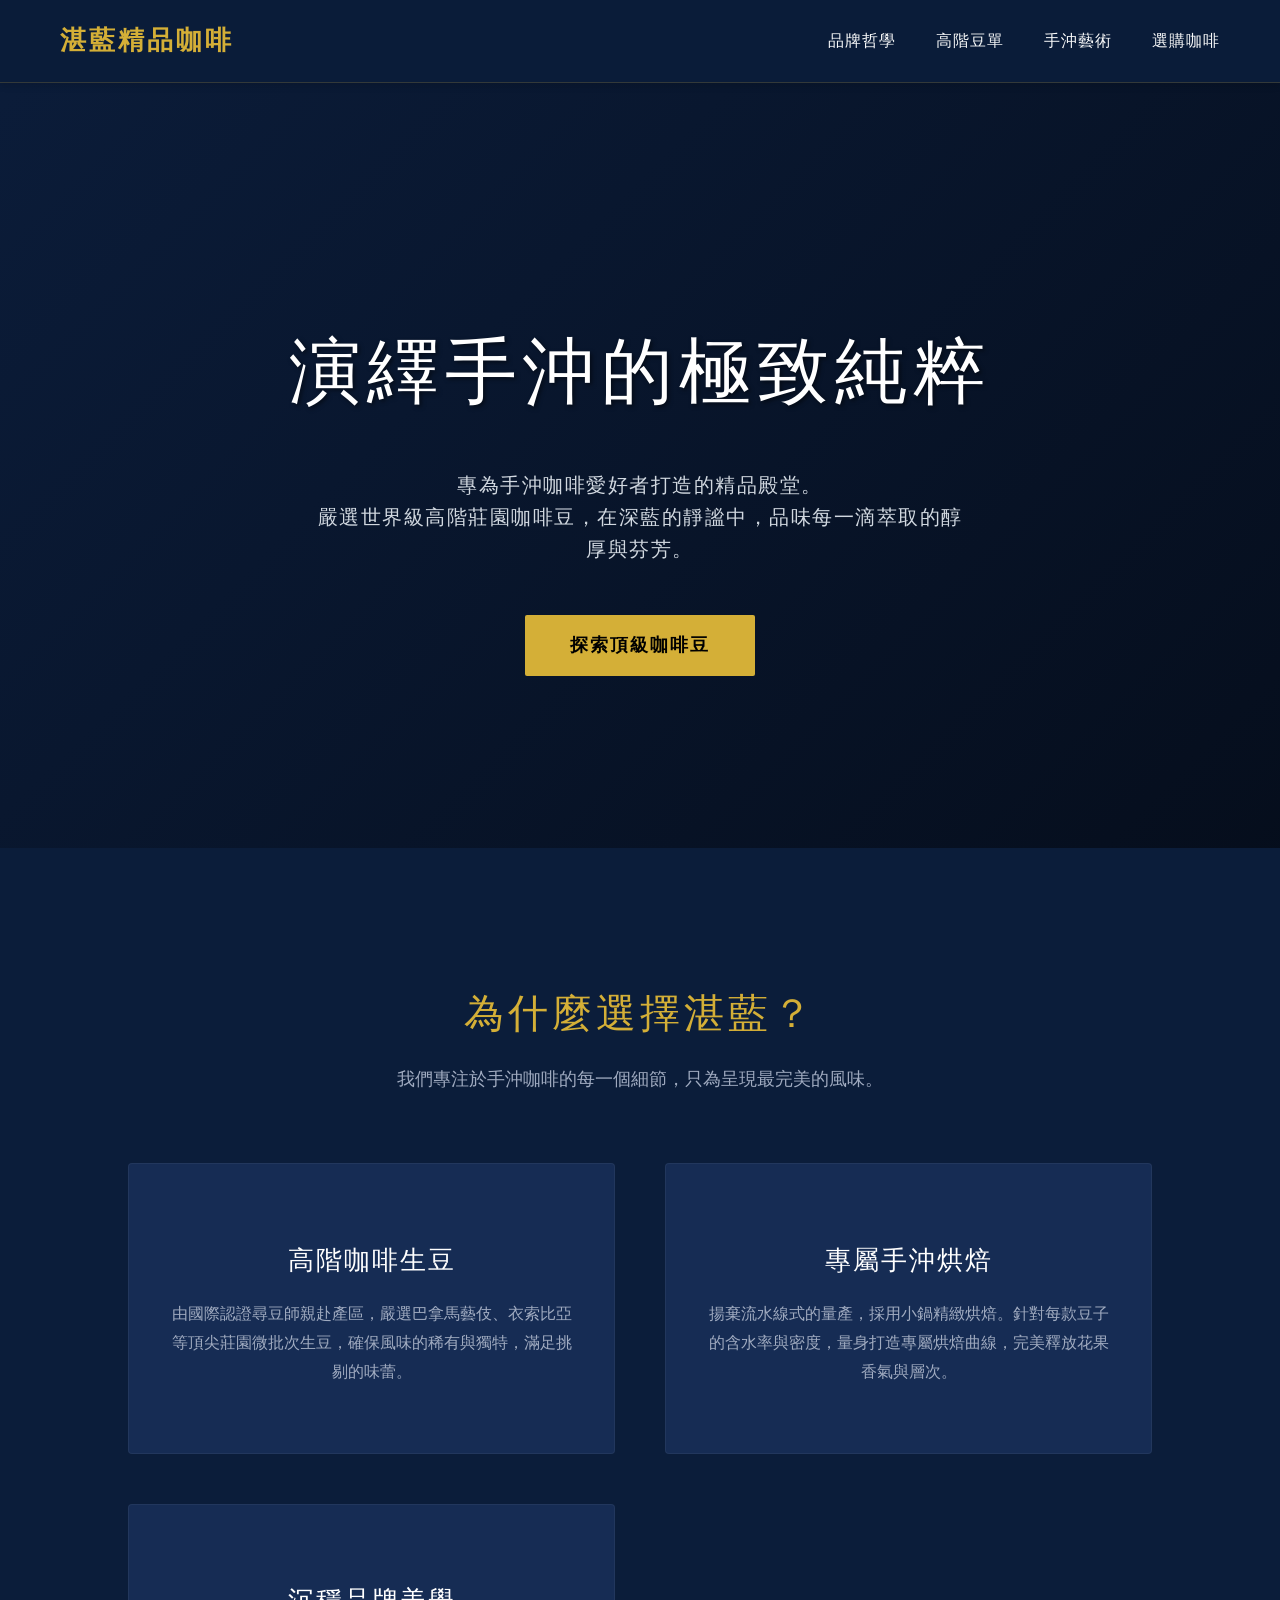
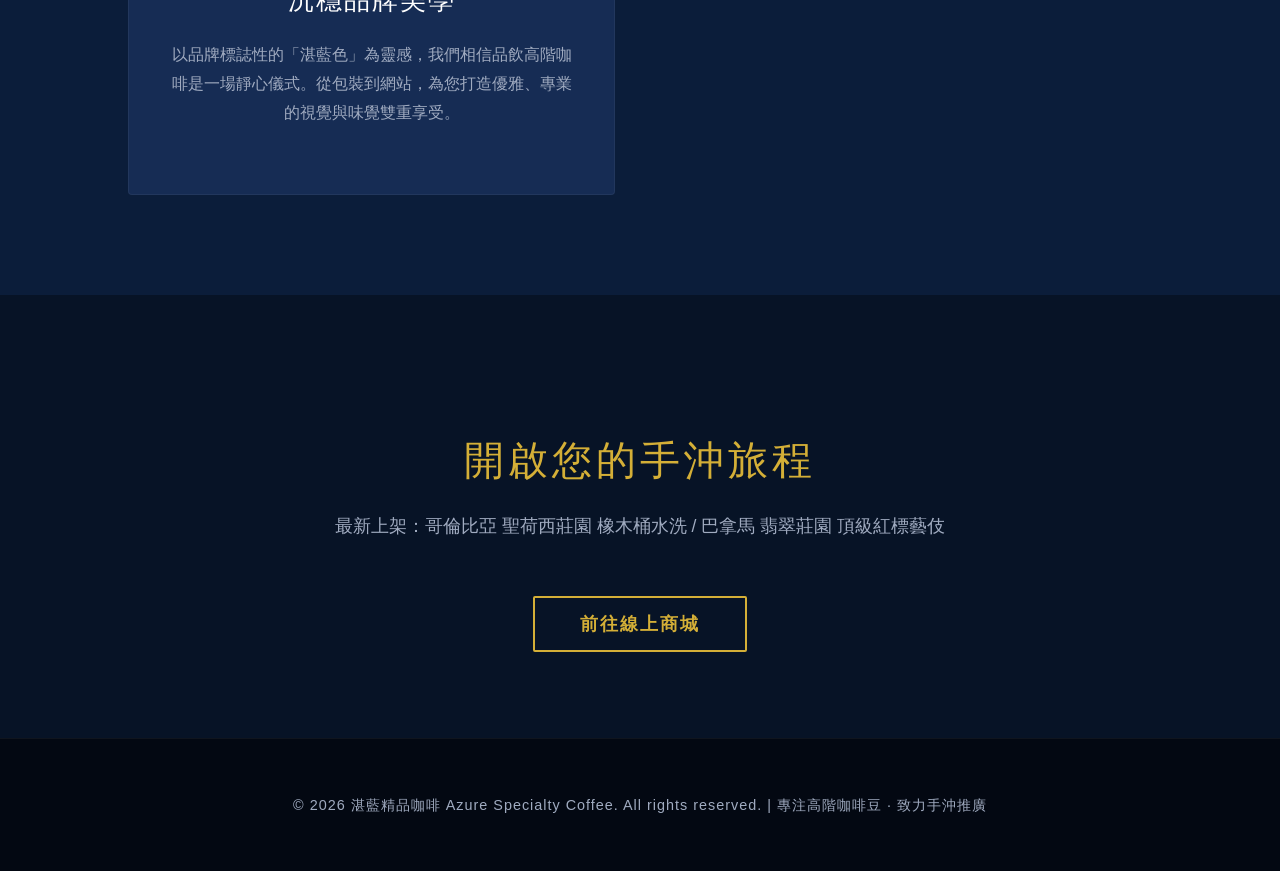
<file: w1/index.html>
<!DOCTYPE html>
<html lang="zh-TW">
<head>
    <meta charset="UTF-8">
    <meta name="viewport" content="width=device-width, initial-scale=1.0">
    <title>湛藍精品咖啡 | 頂級手沖咖啡</title>
    <style>
        :root {
            --primary-blue: #0b1d3a;
            --secondary-blue: #162c54;
            --accent-gold: #d4af37;
            --text-light: #f8f9fa;
            --text-dark: #a0abc0;
        }
        body {
            margin: 0;
            padding: 0;
            font-family: 'Helvetica Neue', Arial, 'Microsoft JhengHei', sans-serif;
            background-color: var(--primary-blue);
            color: var(--text-light);
            line-height: 1.6;
        }
        header {
            display: flex;
            justify-content: space-between;
            align-items: center;
            padding: 20px 60px;
            background-color: rgba(11, 29, 58, 0.98);
            position: sticky;
            top: 0;
            z-index: 1000;
            border-bottom: 1px solid rgba(212, 175, 55, 0.2);
            box-shadow: 0 4px 6px rgba(0,0,0,0.1);
        }
        .logo {
            font-size: 26px;
            font-weight: 700;
            color: var(--accent-gold);
            text-decoration: none;
            letter-spacing: 3px;
            display: flex;
            align-items: center;
            gap: 10px;
        }
        nav {
            display: flex;
            gap: 40px;
        }
        nav a {
            color: var(--text-light);
            text-decoration: none;
            font-size: 16px;
            letter-spacing: 1px;
            transition: color 0.3s ease;
        }
        nav a:hover {
            color: var(--accent-gold);
        }
        .hero {
            height: 85vh;
            display: flex;
            flex-direction: column;
            justify-content: center;
            align-items: center;
            text-align: center;
            background: linear-gradient(135deg, rgba(11,29,58,0.9) 0%, rgba(5,13,26,0.9) 100%), 
                        url('https://images.unsplash.com/photo-1497935586351-b67a49e012bf?ixlib=rb-1.2.1&auto=format&fit=crop&w=1920&q=80') no-repeat center center/cover;
            background-blend-mode: overlay;
            padding: 0 20px;
        }
        .hero h1 {
            font-size: 4.5rem;
            margin-bottom: 20px;
            letter-spacing: 6px;
            color: #ffffff;
            font-weight: 300;
            text-shadow: 2px 2px 4px rgba(0,0,0,0.5);
        }
        .hero p {
            font-size: 1.25rem;
            max-width: 650px;
            color: #d1d8e0;
            margin-bottom: 50px;
            letter-spacing: 1.5px;
        }
        .btn {
            padding: 16px 45px;
            background-color: var(--accent-gold);
            color: #000;
            text-decoration: none;
            font-size: 1.1rem;
            font-weight: bold;
            border-radius: 2px;
            transition: all 0.3s ease;
            letter-spacing: 2px;
        }
        .btn:hover {
            background-color: #fce28b;
            transform: translateY(-3px);
            box-shadow: 0 10px 20px rgba(0,0,0,0.2);
        }
        .section {
            padding: 100px 10%;
        }
        .section-title {
            text-align: center;
            font-size: 2.5rem;
            color: var(--accent-gold);
            margin-bottom: 20px;
            font-weight: 300;
            letter-spacing: 4px;
        }
        .section-subtitle {
            text-align: center;
            color: var(--text-dark);
            margin-bottom: 70px;
            font-size: 1.1rem;
        }
        .features {
            display: grid;
            grid-template-columns: repeat(auto-fit, minmax(320px, 1fr));
            gap: 50px;
        }
        .feature-card {
            background-color: var(--secondary-blue);
            padding: 50px 40px;
            border-radius: 4px;
            text-align: center;
            border: 1px solid rgba(255,255,255,0.05);
            transition: all 0.4s ease;
            position: relative;
            overflow: hidden;
        }
        .feature-card::before {
            content: '';
            position: absolute;
            top: 0; left: 0; width: 100%; height: 3px;
            background-color: var(--accent-gold);
            transform: scaleX(0);
            transition: transform 0.4s ease;
        }
        .feature-card:hover::before {
            transform: scaleX(1);
        }
        .feature-card:hover {
            transform: translateY(-10px);
            box-shadow: 0 15px 30px rgba(0,0,0,0.3);
            border-color: rgba(212, 175, 55, 0.3);
        }
        .feature-card h3 {
            font-size: 1.6rem;
            margin-bottom: 20px;
            color: #fff;
            font-weight: 400;
            letter-spacing: 2px;
        }
        .feature-card p {
            color: var(--text-dark);
            font-size: 1rem;
            line-height: 1.8;
        }
        .shop-section {
            background-color: #071326;
            text-align: center;
        }
        footer {
            text-align: center;
            padding: 40px;
            background-color: #030812;
            color: var(--text-dark);
            font-size: 0.9rem;
            border-top: 1px solid rgba(255,255,255,0.05);
            letter-spacing: 1px;
        }
    </style>
</head>
<body>
    <header>
        <a href="#" class="logo">湛藍精品咖啡</a>
        <nav>
            <a href="#about">品牌哲學</a>
            <a href="#beans">高階豆單</a>
            <a href="#brew">手沖藝術</a>
            <a href="#shop">選購咖啡</a>
        </nav>
    </header>

    <section class="hero">
        <h1>演繹手沖的極致純粹</h1>
        <p>專為手沖咖啡愛好者打造的精品殿堂。<br>嚴選世界級高階莊園咖啡豆，在深藍的靜謐中，品味每一滴萃取的醇厚與芬芳。</p>
        <a href="#shop" class="btn">探索頂級咖啡豆</a>
    </section>

    <section id="about" class="section">
        <h2 class="section-title">為什麼選擇湛藍？</h2>
        <p class="section-subtitle">我們專注於手沖咖啡的每一個細節，只為呈現最完美的風味。</p>
        
        <div class="features">
            <div class="feature-card">
                <h3>高階咖啡生豆</h3>
                <p>由國際認證尋豆師親赴產區，嚴選巴拿馬藝伎、衣索比亞等頂尖莊園微批次生豆，確保風味的稀有與獨特，滿足挑剔的味蕾。</p>
            </div>
            <div class="feature-card">
                <h3>專屬手沖烘焙</h3>
                <p>揚棄流水線式的量產，採用小鍋精緻烘焙。針對每款豆子的含水率與密度，量身打造專屬烘焙曲線，完美釋放花果香氣與層次。</p>
            </div>
            <div class="feature-card">
                <h3>沉穩品牌美學</h3>
                <p>以品牌標誌性的「湛藍色」為靈感，我們相信品飲高階咖啡是一場靜心儀式。從包裝到網站，為您打造優雅、專業的視覺與味覺雙重享受。</p>
            </div>
        </div>
    </section>

    <section id="shop" class="section shop-section">
        <h2 class="section-title">開啟您的手沖旅程</h2>
        <p class="section-subtitle">最新上架：哥倫比亞 聖荷西莊園 橡木桶水洗 / 巴拿馬 翡翠莊園 頂級紅標藝伎</p>
        <a href="#" class="btn" style="background-color: transparent; border: 2px solid var(--accent-gold); color: var(--accent-gold);">前往線上商城</a>
    </section>

    <footer>
        <p>&copy; 2026 湛藍精品咖啡 Azure Specialty Coffee. All rights reserved. | 專注高階咖啡豆 · 致力手沖推廣</p>
    </footer>
</body>
</html>
</file>
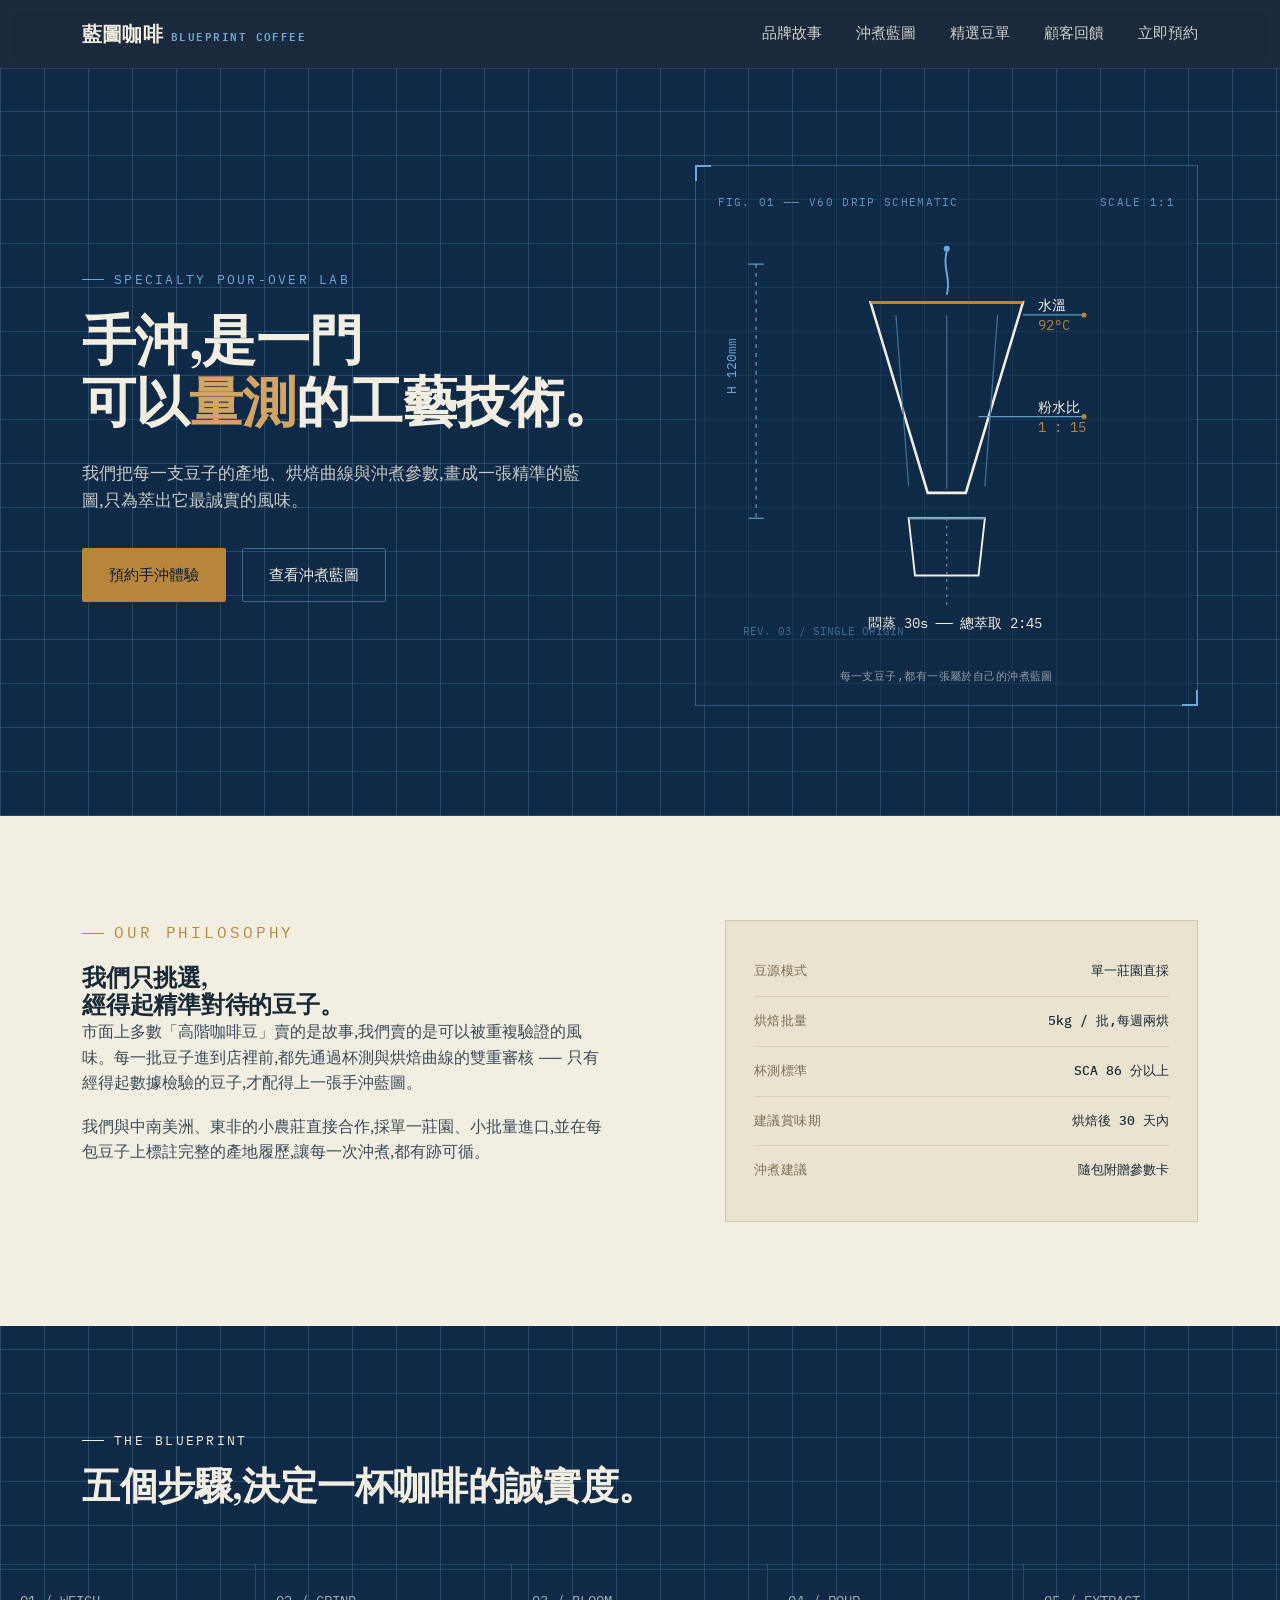
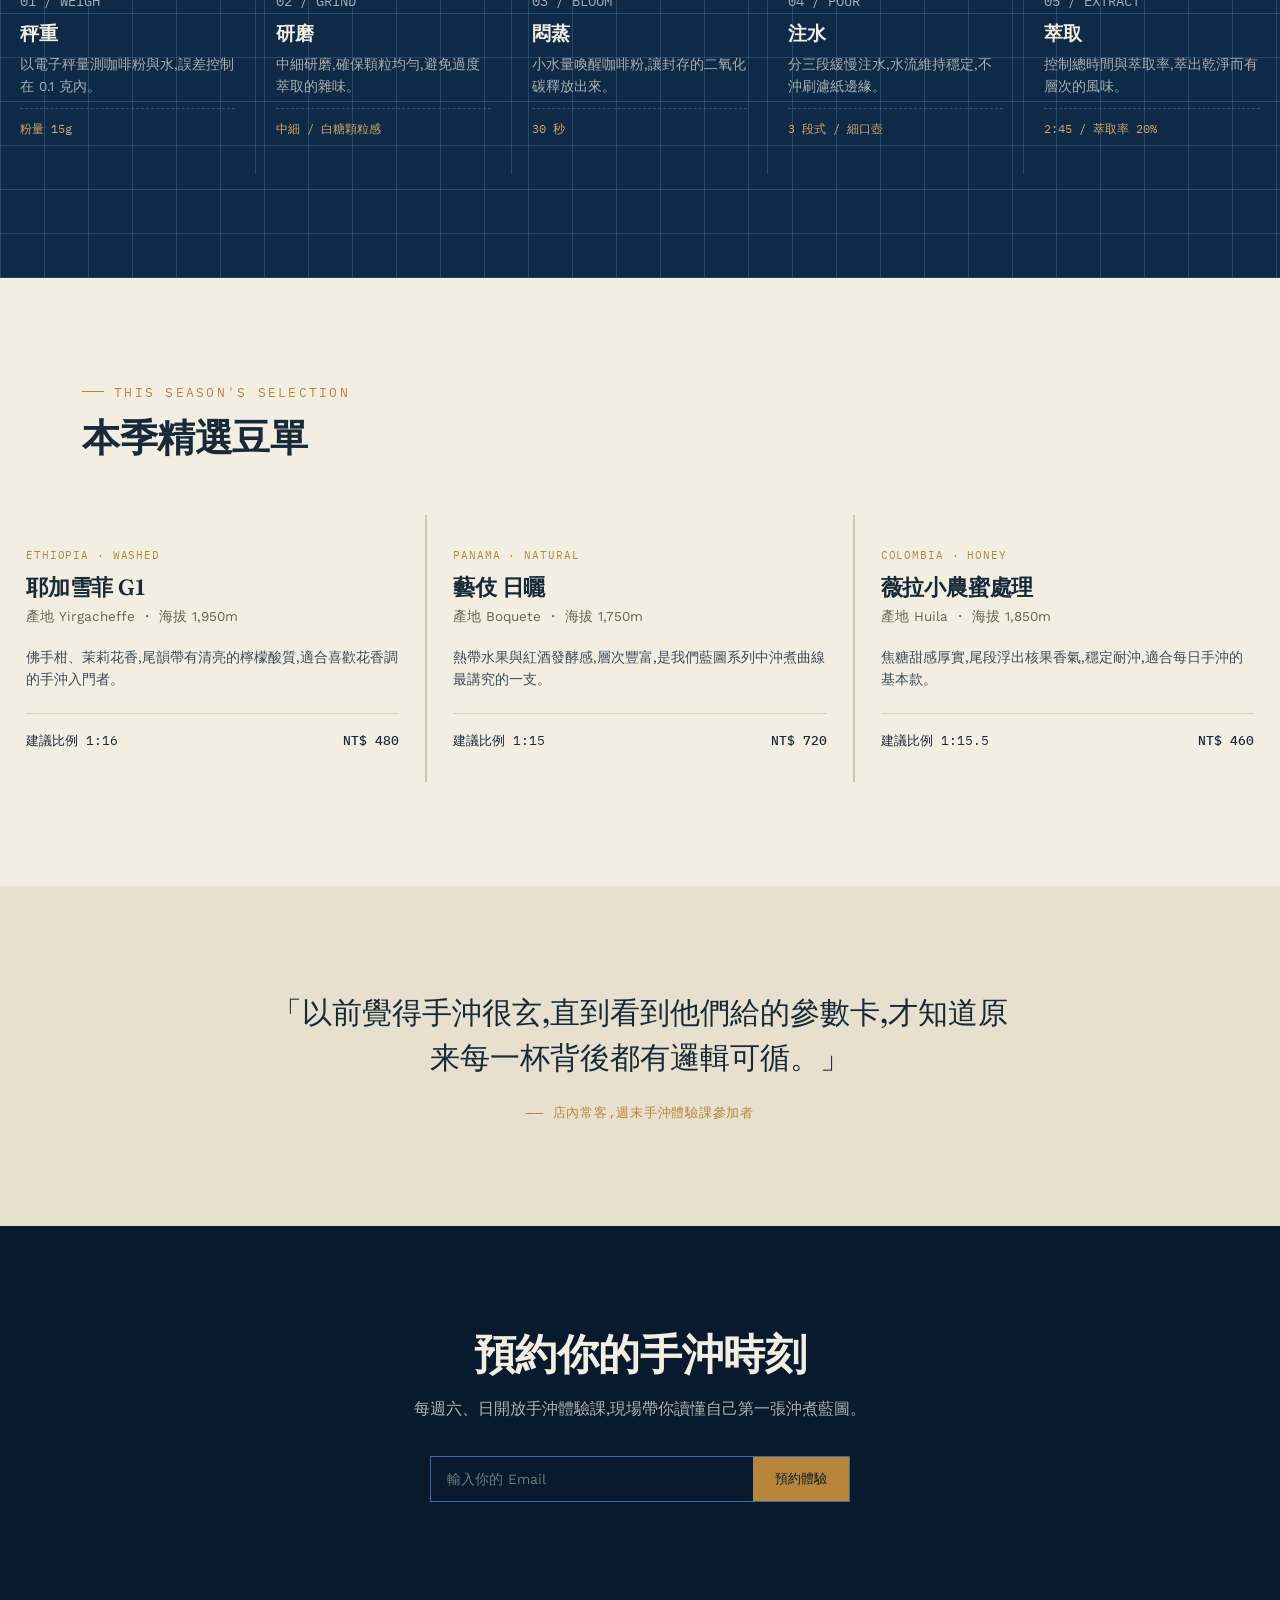
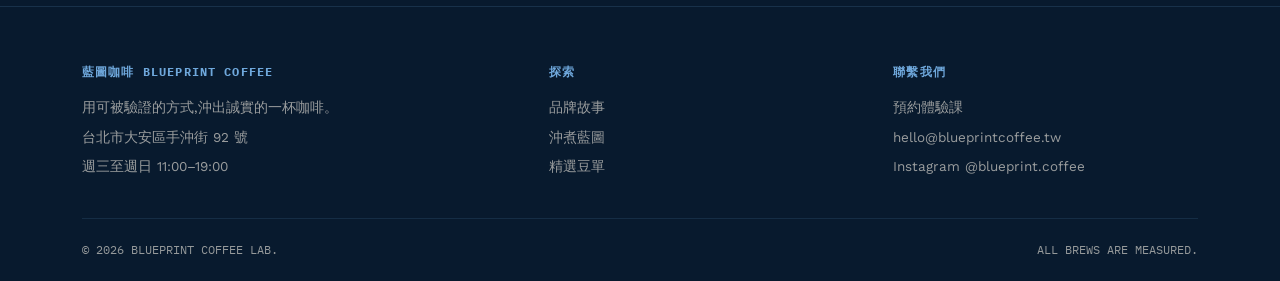
<file: week3/index.html>
<!DOCTYPE html>
<html lang="zh-Hant">
<head>
<meta charset="UTF-8">
<meta name="viewport" content="width=device-width, initial-scale=1.0">
<title>藍圖咖啡 Blueprint Coffee ── 精準手沖,誠實風味</title>
<link rel="preconnect" href="https://fonts.googleapis.com">
<link rel="preconnect" href="https://fonts.gstatic.com" crossorigin>
<link href="https://fonts.googleapis.com/css2?family=Fraunces:opsz,wght@9..144,400;9..144,500;9..144,600;9..144,700&family=Work+Sans:wght@300;400;500;600&family=IBM+Plex+Mono:wght@400;500&display=swap" rel="stylesheet">
<style>
  :root{
    --ink-black:#081A2E;
    --blueprint:#0E2A47;
    --blueprint-line:#3E6E96;
    --blueprint-line-soft:rgba(94,155,197,0.28);
    --paper:#F3EEE2;
    --paper-dim:#E7E0CE;
    --brass:#B8863B;
    --brass-light:#D2A662;
    --sky:#6FA8DC;
    --ink-on-paper:#182A38;
    --max-w:1180px;
  }

  *{margin:0;padding:0;box-sizing:border-box;}
  html{scroll-behavior:smooth;}
  body{
    font-family:'Work Sans', sans-serif;
    background:var(--paper);
    color:var(--ink-on-paper);
    line-height:1.6;
    -webkit-font-smoothing:antialiased;
  }
  a{color:inherit;text-decoration:none;}
  img,svg{display:block;max-width:100%;}
  .container{max-width:var(--max-w);margin:0 auto;padding:0 32px;}
  .eyebrow{
    font-family:'IBM Plex Mono', monospace;
    font-size:12.5px;
    letter-spacing:0.18em;
    text-transform:uppercase;
    display:flex;
    align-items:center;
    gap:10px;
  }
  .eyebrow::before{
    content:"";
    width:22px;height:1px;
    background:currentColor;
    display:inline-block;
  }
  h1,h2,h3{
    font-family:'Fraunces', serif;
    font-weight:600;
    line-height:1.15;
    letter-spacing:-0.01em;
  }
  .btn{
    display:inline-flex;
    align-items:center;
    gap:10px;
    padding:14px 26px;
    border-radius:2px;
    font-family:'Work Sans', sans-serif;
    font-size:15px;
    font-weight:500;
    border:1px solid transparent;
    cursor:pointer;
    transition:transform .25s ease, background .25s ease, border-color .25s ease, color .25s ease;
  }
  .btn:focus-visible{outline:2px solid var(--sky);outline-offset:3px;}
  .btn-primary{background:var(--brass);color:var(--ink-black);}
  .btn-primary:hover{background:var(--brass-light);transform:translateY(-1px);}
  .btn-ghost{border-color:var(--blueprint-line);color:var(--paper);}
  .btn-ghost:hover{border-color:var(--sky);color:var(--sky);}
  .btn-ghost.on-paper{border-color:var(--ink-on-paper);color:var(--ink-on-paper);}
  .btn-ghost.on-paper:hover{border-color:var(--brass);color:var(--brass);}

  /* ---------- NAV ---------- */
  header{
    position:sticky;top:0;z-index:50;
    background:rgba(8,26,46,0.92);
    backdrop-filter:blur(6px);
    border-bottom:1px solid rgba(94,155,197,0.2);
  }
  nav{
    max-width:var(--max-w);margin:0 auto;padding:18px 32px;
    display:flex;align-items:center;justify-content:space-between;
    color:var(--paper);
  }
  .logo{
    font-family:'Fraunces', serif;
    font-size:20px;font-weight:600;letter-spacing:0.01em;
    color:var(--paper);display:flex;align-items:baseline;gap:8px;
  }
  .logo span{
    font-family:'IBM Plex Mono', monospace;
    font-size:10.5px;letter-spacing:0.14em;color:var(--sky);
  }
  .nav-links{display:flex;gap:34px;font-size:14.5px;}
  .nav-links a{opacity:0.85;transition:opacity .2s;}
  .nav-links a:hover{opacity:1;color:var(--sky);}
  .nav-toggle{display:none;background:none;border:none;color:var(--paper);font-size:24px;cursor:pointer;}

  @media (max-width:860px){
    .nav-links{
      position:absolute;top:100%;left:0;right:0;
      background:var(--ink-black);
      flex-direction:column;gap:0;
      max-height:0;overflow:hidden;
      transition:max-height .3s ease;
    }
    .nav-links.open{max-height:320px;}
    .nav-links a{padding:16px 32px;border-top:1px solid rgba(94,155,197,0.15);}
    .nav-toggle{display:block;}
  }

  /* ---------- HERO ---------- */
  .hero{
    background:
      repeating-linear-gradient(0deg, var(--blueprint-line-soft) 0, var(--blueprint-line-soft) 1px, transparent 1px, transparent 44px),
      repeating-linear-gradient(90deg, var(--blueprint-line-soft) 0, var(--blueprint-line-soft) 1px, transparent 1px, transparent 44px),
      var(--blueprint);
    color:var(--paper);
    padding:96px 0 110px;
    position:relative;
    overflow:hidden;
  }
  .hero-grid{
    max-width:var(--max-w);margin:0 auto;padding:0 32px;
    display:grid;grid-template-columns:1.05fr 0.95fr;gap:56px;align-items:center;
  }
  .hero h1{font-size:clamp(34px,4.6vw,54px);margin:20px 0 26px;color:var(--paper);}
  .hero h1 em{font-style:normal;color:var(--brass-light);}
  .hero p.lede{font-size:17px;max-width:46ch;color:rgba(243,238,226,0.82);margin-bottom:34px;}
  .hero-cta{display:flex;gap:16px;flex-wrap:wrap;}
  .hero-eyebrow{color:var(--sky);margin-bottom:6px;}

  .blueprint-plate{
    position:relative;
    border:1px solid rgba(94,155,197,0.45);
    background:rgba(15,42,71,0.55);
    padding:28px 22px 20px;
  }
  .blueprint-plate::before,.blueprint-plate::after,
  .plate-corner-tl,.plate-corner-br{
    content:"";position:absolute;width:14px;height:14px;
    border-color:var(--sky);
  }
  .blueprint-plate::before{top:-1px;left:-1px;border-top:2px solid var(--sky);border-left:2px solid var(--sky);}
  .blueprint-plate::after{bottom:-1px;right:-1px;border-bottom:2px solid var(--sky);border-right:2px solid var(--sky);}
  .plate-label{
    font-family:'IBM Plex Mono', monospace;font-size:11px;letter-spacing:0.12em;
    color:var(--sky);display:flex;justify-content:space-between;margin-bottom:14px;opacity:0.85;
  }
  .plate-caption{
    font-family:'IBM Plex Mono', monospace;font-size:11px;color:rgba(243,238,226,0.6);
    text-align:center;margin-top:10px;letter-spacing:0.04em;
  }

  @media (max-width:900px){
    .hero-grid{grid-template-columns:1fr;}
    .hero{padding:64px 0 76px;}
  }

  /* ---------- SECTION SHARED ---------- */
  section{padding:104px 0;}
  .section-head{max-width:640px;margin-bottom:56px;}
  .section-head h2{font-size:clamp(26px,3.2vw,38px);margin-top:14px;}
  .on-dark{background:var(--ink-black);color:var(--paper);}
  .on-dark .eyebrow{color:var(--sky);}
  .on-paper .eyebrow{color:var(--brass);}

  /* ---------- ABOUT / SPEC SHEET ---------- */
  .about-grid{display:grid;grid-template-columns:1.1fr 0.9fr;gap:64px;align-items:start;}
  .about-grid p{font-size:16px;color:#3a4b58;max-width:52ch;margin-bottom:18px;}
  .spec-sheet{border:1px solid #cfc6ac;background:#EAE3D0;padding:26px 28px;}
  .spec-row{
    display:flex;justify-content:space-between;gap:20px;
    padding:14px 0;border-bottom:1px solid #d8d0b8;
    font-family:'IBM Plex Mono', monospace;font-size:13px;
  }
  .spec-row:last-child{border-bottom:none;}
  .spec-row dt{color:#7a6f52;letter-spacing:0.04em;}
  .spec-row dd{font-weight:500;color:var(--ink-on-paper);text-align:right;}

  @media (max-width:860px){ .about-grid{grid-template-columns:1fr;} }

  /* ---------- PROCESS BLUEPRINT ---------- */
  .process{
    background:
      repeating-linear-gradient(0deg, var(--blueprint-line-soft) 0, var(--blueprint-line-soft) 1px, transparent 1px, transparent 44px),
      repeating-linear-gradient(90deg, var(--blueprint-line-soft) 0, var(--blueprint-line-soft) 1px, transparent 1px, transparent 44px),
      var(--blueprint);
    color:var(--paper);
  }
  .steps{
    display:grid;grid-template-columns:repeat(5,1fr);gap:0;
    border-top:1px solid var(--blueprint-line-soft);
  }
  .step{
    padding:26px 20px;border-right:1px solid var(--blueprint-line-soft);position:relative;
  }
  .step:last-child{border-right:none;}
  .step-index{font-family:'IBM Plex Mono', monospace;font-size:12px;color:var(--sky);margin-bottom:14px;}
  .step h3{font-size:19px;color:var(--paper);margin-bottom:10px;font-weight:600;}
  .step p{font-size:13.5px;color:rgba(243,238,226,0.68);margin-bottom:10px;}
  .step .metric{
    font-family:'IBM Plex Mono', monospace;font-size:12px;color:var(--brass-light);
    border-top:1px dashed rgba(94,155,197,0.4);padding-top:10px;
  }
  @media (max-width:960px){
    .steps{grid-template-columns:1fr 1fr;}
    .step{border-right:1px solid var(--blueprint-line-soft);border-bottom:1px solid var(--blueprint-line-soft);}
    .step:nth-child(2n){border-right:none;}
  }
  @media (max-width:560px){
    .steps{grid-template-columns:1fr;}
    .step{border-right:none;}
  }

  /* ---------- BEANS ---------- */
  .bean-grid{display:grid;grid-template-columns:repeat(3,1fr);gap:2px;background:#cfc6ac;}
  .bean-card{
    background:var(--paper);padding:32px 26px;position:relative;
    display:flex;flex-direction:column;height:100%;
  }
  .bean-tag{
    font-family:'IBM Plex Mono', monospace;font-size:11px;color:var(--brass);
    letter-spacing:0.08em;margin-bottom:10px;
  }
  .bean-card h3{font-size:22px;margin-bottom:6px;}
  .bean-origin{font-size:13.5px;color:#6b6250;margin-bottom:18px;}
  .bean-notes{font-size:14px;color:#3a4b58;margin-bottom:22px;flex-grow:1;}
  .bean-meta{
    display:flex;justify-content:space-between;align-items:center;
    border-top:1px solid #d8d0b8;padding-top:16px;
    font-family:'IBM Plex Mono', monospace;font-size:12.5px;
  }
  .bean-price{color:var(--ink-on-paper);font-weight:500;}
  @media (max-width:900px){ .bean-grid{grid-template-columns:1fr 1fr;} }
  @media (max-width:600px){ .bean-grid{grid-template-columns:1fr;} }

  /* ---------- QUOTE ---------- */
  .quote-section{background:var(--paper-dim);}
  .quote-wrap{max-width:760px;margin:0 auto;text-align:center;}
  blockquote{
    font-family:'Fraunces', serif;font-size:clamp(22px,2.6vw,30px);
    font-weight:500;line-height:1.5;color:var(--ink-on-paper);margin-bottom:22px;
  }
  .quote-attr{font-family:'IBM Plex Mono', monospace;font-size:12.5px;color:var(--brass);letter-spacing:0.06em;}

  /* ---------- CTA / FOOTER ---------- */
  .cta-section{background:var(--ink-black);color:var(--paper);text-align:center;}
  .cta-section h2{font-size:clamp(28px,3.6vw,42px);margin-bottom:18px;}
  .cta-section p{color:rgba(243,238,226,0.72);max-width:48ch;margin:0 auto 34px;}
  .cta-form{
    display:flex;max-width:420px;margin:0 auto;gap:0;border:1px solid var(--blueprint-line);
  }
  .cta-form input{
    flex:1;background:transparent;border:none;padding:14px 16px;
    color:var(--paper);font-family:'Work Sans', sans-serif;font-size:14px;
  }
  .cta-form input::placeholder{color:rgba(243,238,226,0.45);}
  .cta-form input:focus{outline:none;}
  .cta-form button{
    background:var(--brass);color:var(--ink-black);border:none;
    padding:0 22px;font-weight:500;cursor:pointer;font-family:'Work Sans', sans-serif;
    transition:background .2s;
  }
  .cta-form button:hover{background:var(--brass-light);}

  footer{background:var(--ink-black);border-top:1px solid rgba(94,155,197,0.18);color:rgba(243,238,226,0.6);}
  .footer-grid{
    display:grid;grid-template-columns:1.4fr 1fr 1fr;gap:40px;padding:56px 0 32px;
    font-size:13.5px;
  }
  .footer-grid h4{
    font-family:'IBM Plex Mono', monospace;font-size:11.5px;letter-spacing:0.1em;
    color:var(--sky);margin-bottom:16px;text-transform:uppercase;
  }
  .footer-grid p, .footer-grid a{display:block;margin-bottom:8px;color:rgba(243,238,226,0.62);}
  .footer-grid a:hover{color:var(--paper);}
  .footer-bottom{
    border-top:1px solid rgba(94,155,197,0.15);padding:22px 0;
    font-family:'IBM Plex Mono', monospace;font-size:11.5px;
    display:flex;justify-content:space-between;flex-wrap:wrap;gap:10px;
  }
  @media (max-width:700px){ .footer-grid{grid-template-columns:1fr;} }

  /* ---------- REVEAL ---------- */
  .reveal{opacity:0;transform:translateY(18px);transition:opacity .7s ease, transform .7s ease;}
  .reveal.in{opacity:1;transform:translateY(0);}
  @media (prefers-reduced-motion: reduce){
    .reveal{opacity:1;transform:none;transition:none;}
    html{scroll-behavior:auto;}
  }
</style>
</head>
<body>

<header>
  <nav>
    <a href="#top" class="logo">藍圖咖啡<span>BLUEPRINT COFFEE</span></a>
    <button class="nav-toggle" id="navToggle" aria-label="開啟選單" aria-expanded="false">☰</button>
    <div class="nav-links" id="navLinks">
      <a href="#about">品牌故事</a>
      <a href="#process">沖煮藍圖</a>
      <a href="#beans">精選豆單</a>
      <a href="#quote">顧客回饋</a>
      <a href="#cta">立即預約</a>
    </div>
  </nav>
</header>

<section class="hero" id="top">
  <div class="hero-grid">
    <div>
      <p class="eyebrow hero-eyebrow">SPECIALTY POUR-OVER LAB</p>
      <h1>手沖,是一門<br>可以<em>量測</em>的工藝技術。</h1>
      <p class="lede">我們把每一支豆子的產地、烘焙曲線與沖煮參數,畫成一張精準的藍圖,只為萃出它最誠實的風味。</p>
      <div class="hero-cta">
        <a href="#cta" class="btn btn-primary">預約手沖體驗</a>
        <a href="#process" class="btn btn-ghost">查看沖煮藍圖</a>
      </div>
    </div>

    <div class="blueprint-plate reveal">
      <div class="plate-label"><span>FIG. 01 ── V60 DRIP SCHEMATIC</span><span>SCALE 1:1</span></div>
      <svg viewBox="0 0 360 340" xmlns="http://www.w3.org/2000/svg" role="img" aria-label="V60 手沖濾杯示意圖,標註水溫、粉水比、悶蒸與總萃取時間">
        <!-- dimension lines -->
        <line x1="30" y1="30" x2="30" y2="230" stroke="#5E9BC5" stroke-width="1" stroke-dasharray="3 4"/>
        <line x1="24" y1="30" x2="36" y2="30" stroke="#5E9BC5" stroke-width="1"/>
        <line x1="24" y1="230" x2="36" y2="230" stroke="#5E9BC5" stroke-width="1"/>
        <text x="14" y="132" fill="#6FA8DC" font-size="10" font-family="IBM Plex Mono, monospace" transform="rotate(-90 14 132)">H 120mm</text>

        <!-- dripper cone -->
        <path d="M120 60 L240 60 L195 210 L165 210 Z" fill="none" stroke="#F3EEE2" stroke-width="2"/>
        <path d="M120 60 L240 60" stroke="#B8863B" stroke-width="2"/>
        <!-- ribs -->
        <line x1="140" y1="70" x2="150" y2="205" stroke="#3E6E96" stroke-width="1"/>
        <line x1="180" y1="70" x2="180" y2="207" stroke="#3E6E96" stroke-width="1"/>
        <line x1="220" y1="70" x2="210" y2="205" stroke="#3E6E96" stroke-width="1"/>

        <!-- server -->
        <path d="M150 230 L210 230 L205 275 L155 275 Z" fill="none" stroke="#F3EEE2" stroke-width="1.5"/>
        <line x1="150" y1="230" x2="210" y2="230" stroke="#5E9BC5" stroke-width="1"/>

        <!-- pour line + droplets -->
        <path d="M180 20 C176 34, 184 40, 180 54" stroke="#6FA8DC" stroke-width="1.5" fill="none"/>
        <circle cx="180" cy="18" r="2.4" fill="#6FA8DC"/>

        <!-- annotation callouts -->
        <line x1="240" y1="70" x2="288" y2="70" stroke="#5E9BC5" stroke-width="1"/>
        <circle cx="288" cy="70" r="2" fill="#B8863B"/>
        <text x="252" y="66" fill="#F3EEE2" font-size="11" font-family="IBM Plex Mono, monospace">水溫</text>
        <text x="252" y="82" fill="#B8863B" font-size="11" font-family="IBM Plex Mono, monospace">92°C</text>

        <line x1="205" y1="150" x2="288" y2="150" stroke="#5E9BC5" stroke-width="1"/>
        <circle cx="288" cy="150" r="2" fill="#B8863B"/>
        <text x="252" y="146" fill="#F3EEE2" font-size="11" font-family="IBM Plex Mono, monospace">粉水比</text>
        <text x="252" y="162" fill="#B8863B" font-size="11" font-family="IBM Plex Mono, monospace">1 : 15</text>

        <line x1="180" y1="230" x2="180" y2="300" stroke="#5E9BC5" stroke-width="1" stroke-dasharray="2 4"/>
        <text x="118" y="316" fill="#F3EEE2" font-size="11" font-family="IBM Plex Mono, monospace">悶蒸 30s ── 總萃取 2:45</text>

        <!-- corner tick -->
        <text x="20" y="322" fill="#3E6E96" font-size="9" font-family="IBM Plex Mono, monospace">REV. 03 / SINGLE ORIGIN</text>
      </svg>
      <p class="plate-caption">每一支豆子,都有一張屬於自己的沖煮藍圖</p>
    </div>
  </div>
</section>

<section class="on-paper" id="about">
  <div class="container">
    <div class="about-grid">
      <div class="reveal">
        <p class="eyebrow">OUR PHILOSOPHY</p>
        <h2>我們只挑選,<br>經得起精準對待的豆子。</h2>
        <p>市面上多數「高階咖啡豆」賣的是故事,我們賣的是可以被重複驗證的風味。每一批豆子進到店裡前,都先通過杯測與烘焙曲線的雙重審核 ── 只有經得起數據檢驗的豆子,才配得上一張手沖藍圖。</p>
        <p>我們與中南美洲、東非的小農莊直接合作,採單一莊園、小批量進口,並在每包豆子上標註完整的產地履歷,讓每一次沖煮,都有跡可循。</p>
      </div>
      <dl class="spec-sheet reveal">
        <div class="spec-row"><dt>豆源模式</dt><dd>單一莊園直採</dd></div>
        <div class="spec-row"><dt>烘焙批量</dt><dd>5kg / 批,每週兩烘</dd></div>
        <div class="spec-row"><dt>杯測標準</dt><dd>SCA 86 分以上</dd></div>
        <div class="spec-row"><dt>建議賞味期</dt><dd>烘焙後 30 天內</dd></div>
        <div class="spec-row"><dt>沖煮建議</dt><dd>隨包附贈參數卡</dd></div>
      </dl>
    </div>
  </div>
</section>

<section class="process" id="process">
  <div class="container">
    <div class="section-head reveal">
      <p class="eyebrow">THE BLUEPRINT</p>
      <h2>五個步驟,決定一杯咖啡的誠實度。</h2>
    </div>
  </div>
  <div class="steps reveal">
    <div class="step">
      <p class="step-index">01 / WEIGH</p>
      <h3>秤重</h3>
      <p>以電子秤量測咖啡粉與水,誤差控制在 0.1 克內。</p>
      <p class="metric">粉量 15g</p>
    </div>
    <div class="step">
      <p class="step-index">02 / GRIND</p>
      <h3>研磨</h3>
      <p>中細研磨,確保顆粒均勻,避免過度萃取的雜味。</p>
      <p class="metric">中細 / 白糖顆粒感</p>
    </div>
    <div class="step">
      <p class="step-index">03 / BLOOM</p>
      <h3>悶蒸</h3>
      <p>小水量喚醒咖啡粉,讓封存的二氧化碳釋放出來。</p>
      <p class="metric">30 秒</p>
    </div>
    <div class="step">
      <p class="step-index">04 / POUR</p>
      <h3>注水</h3>
      <p>分三段緩慢注水,水流維持穩定,不沖刷濾紙邊緣。</p>
      <p class="metric">3 段式 / 細口壺</p>
    </div>
    <div class="step">
      <p class="step-index">05 / EXTRACT</p>
      <h3>萃取</h3>
      <p>控制總時間與萃取率,萃出乾淨而有層次的風味。</p>
      <p class="metric">2:45 / 萃取率 20%</p>
    </div>
  </div>
</section>

<section class="on-paper" id="beans">
  <div class="container">
    <div class="section-head reveal">
      <p class="eyebrow">THIS SEASON'S SELECTION</p>
      <h2>本季精選豆單</h2>
    </div>
  </div>
  <div class="bean-grid reveal">
    <div class="bean-card">
      <p class="bean-tag">ETHIOPIA · WASHED</p>
      <h3>耶加雪菲 G1</h3>
      <p class="bean-origin">產地 Yirgacheffe ・ 海拔 1,950m</p>
      <p class="bean-notes">佛手柑、茉莉花香,尾韻帶有清亮的檸檬酸質,適合喜歡花香調的手沖入門者。</p>
      <div class="bean-meta"><span>建議比例 1:16</span><span class="bean-price">NT$ 480</span></div>
    </div>
    <div class="bean-card">
      <p class="bean-tag">PANAMA · NATURAL</p>
      <h3>藝伎 日曬</h3>
      <p class="bean-origin">產地 Boquete ・ 海拔 1,750m</p>
      <p class="bean-notes">熱帶水果與紅酒發酵感,層次豐富,是我們藍圖系列中沖煮曲線最講究的一支。</p>
      <div class="bean-meta"><span>建議比例 1:15</span><span class="bean-price">NT$ 720</span></div>
    </div>
    <div class="bean-card">
      <p class="bean-tag">COLOMBIA · HONEY</p>
      <h3>薇拉小農蜜處理</h3>
      <p class="bean-origin">產地 Huila ・ 海拔 1,850m</p>
      <p class="bean-notes">焦糖甜感厚實,尾段浮出核果香氣,穩定耐沖,適合每日手沖的基本款。</p>
      <div class="bean-meta"><span>建議比例 1:15.5</span><span class="bean-price">NT$ 460</span></div>
    </div>
  </div>
</section>

<section class="quote-section" id="quote">
  <div class="container">
    <div class="quote-wrap reveal">
      <blockquote>「以前覺得手沖很玄,直到看到他們給的參數卡,才知道原来每一杯背後都有邏輯可循。」</blockquote>
      <p class="quote-attr">── 店內常客,週末手沖體驗課參加者</p>
    </div>
  </div>
</section>

<section class="cta-section" id="cta">
  <div class="container">
    <h2 class="reveal">預約你的手沖時刻</h2>
    <p class="reveal">每週六、日開放手沖體驗課,現場帶你讀懂自己第一張沖煮藍圖。</p>
    <form class="cta-form reveal" onsubmit="event.preventDefault(); this.querySelector('button').textContent='已收到,我們會盡快聯繫';">
      <input type="email" placeholder="輸入你的 Email" required aria-label="Email">
      <button type="submit">預約體驗</button>
    </form>
  </div>
</section>

<footer>
  <div class="container">
    <div class="footer-grid">
      <div>
        <h4>藍圖咖啡 BLUEPRINT COFFEE</h4>
        <p>用可被驗證的方式,沖出誠實的一杯咖啡。</p>
        <p>台北市大安區手沖街 92 號</p>
        <p>週三至週日 11:00–19:00</p>
      </div>
      <div>
        <h4>探索</h4>
        <a href="#about">品牌故事</a>
        <a href="#process">沖煮藍圖</a>
        <a href="#beans">精選豆單</a>
      </div>
      <div>
        <h4>聯繫我們</h4>
        <a href="#cta">預約體驗課</a>
        <a href="mailto:hello@blueprintcoffee.tw">hello@blueprintcoffee.tw</a>
        <a href="#top">Instagram @blueprint.coffee</a>
      </div>
    </div>
    <div class="footer-bottom">
      <span>© 2026 BLUEPRINT COFFEE LAB.</span>
      <span>ALL BREWS ARE MEASURED.</span>
    </div>
  </div>
</footer>

<script>
  // mobile nav toggle
  const navToggle = document.getElementById('navToggle');
  const navLinks = document.getElementById('navLinks');
  navToggle.addEventListener('click', () => {
    const isOpen = navLinks.classList.toggle('open');
    navToggle.setAttribute('aria-expanded', isOpen);
  });
  navLinks.querySelectorAll('a').forEach(a => a.addEventListener('click', () => {
    navLinks.classList.remove('open');
    navToggle.setAttribute('aria-expanded', 'false');
  }));

  // scroll reveal
  const prefersReduced = window.matchMedia('(prefers-reduced-motion: reduce)').matches;
  if (!prefersReduced && 'IntersectionObserver' in window) {
    const io = new IntersectionObserver((entries) => {
      entries.forEach(entry => {
        if (entry.isIntersecting) {
          entry.target.classList.add('in');
          io.unobserve(entry.target);
        }
      });
    }, { threshold: 0.15 });
    document.querySelectorAll('.reveal').forEach(el => io.observe(el));
  } else {
    document.querySelectorAll('.reveal').forEach(el => el.classList.add('in'));
  }
</script>

</body>
</html>
</file>
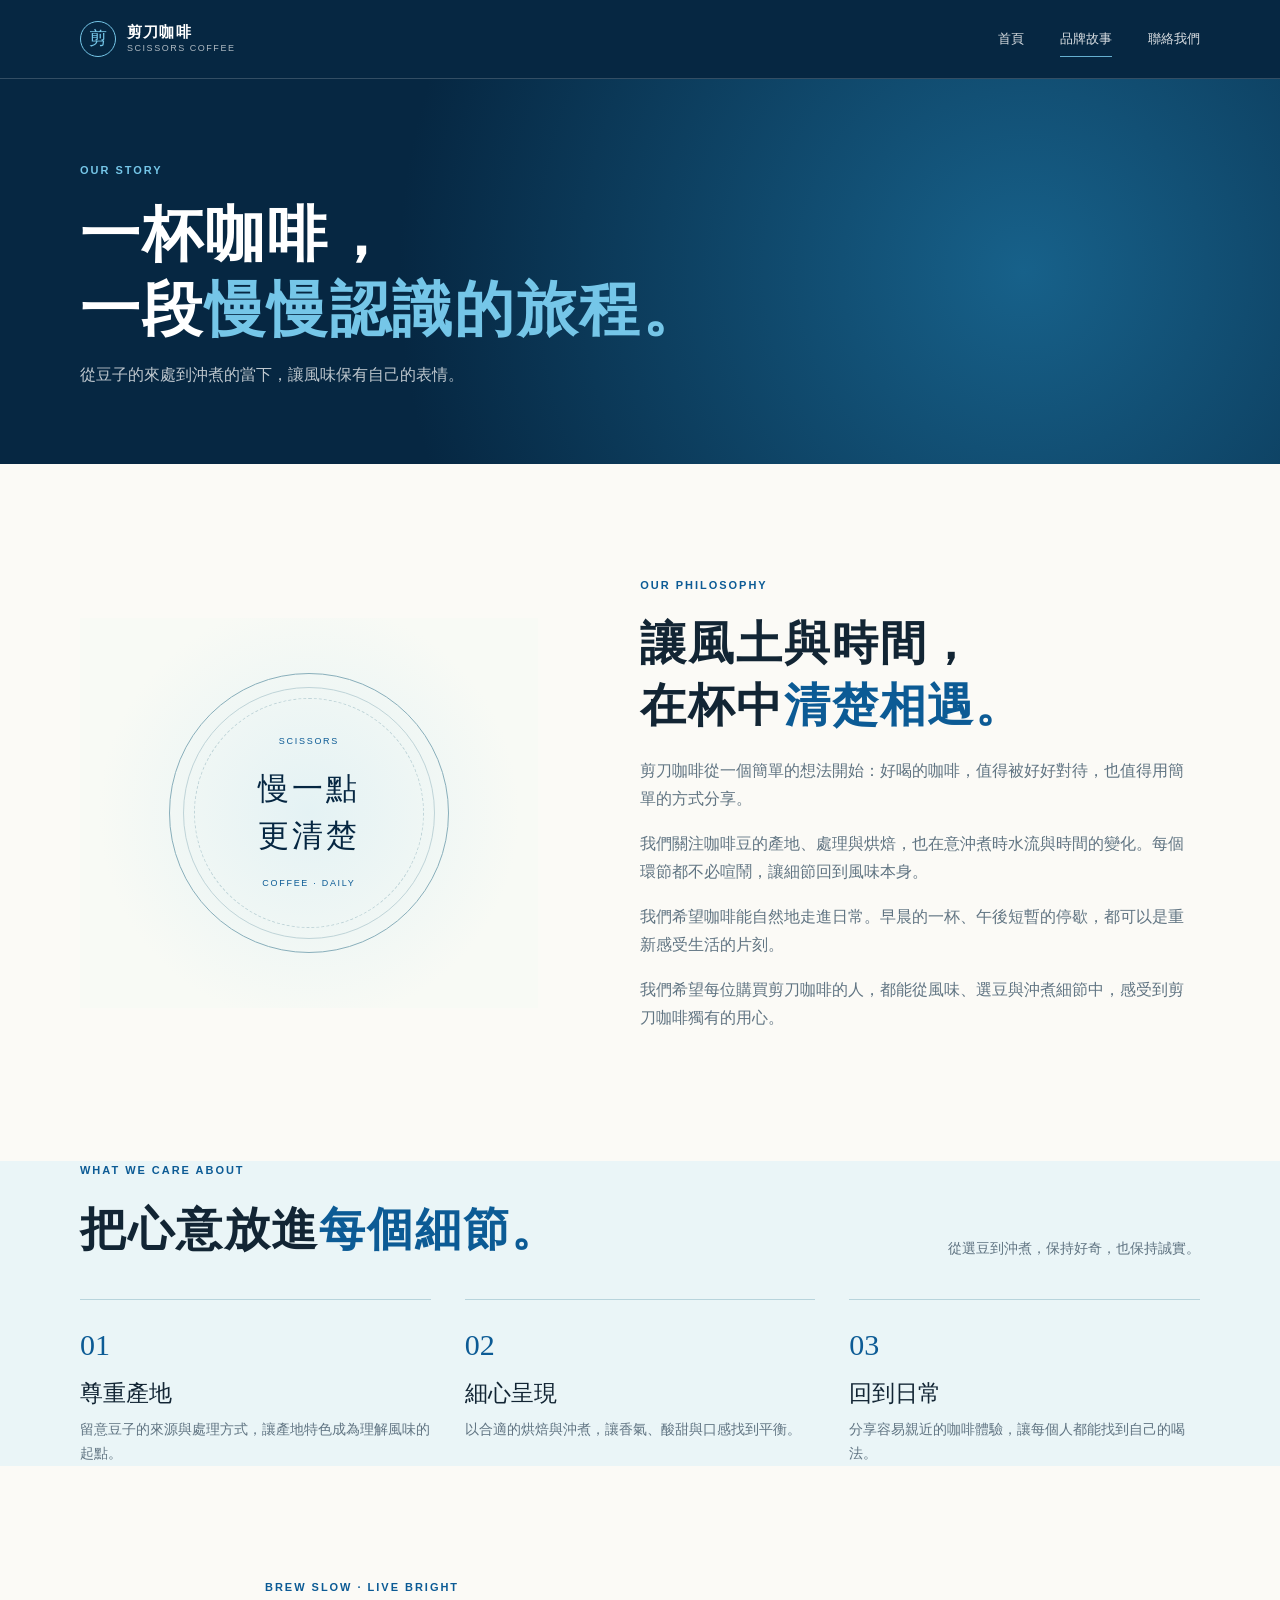
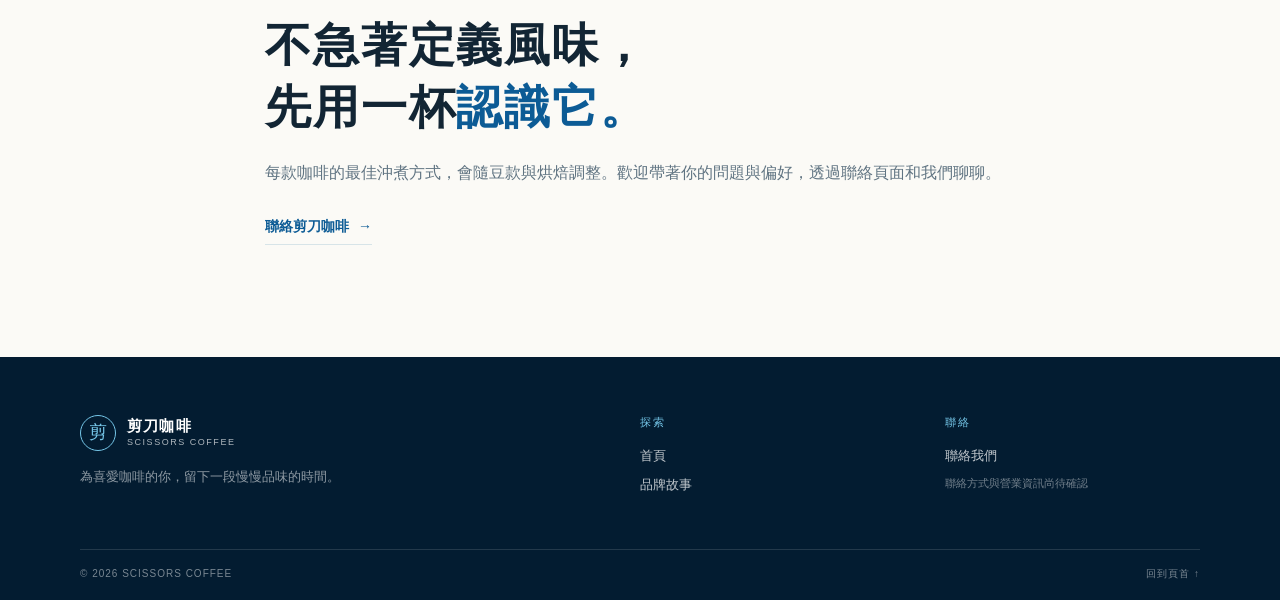
<file: pages/about.html>
﻿<!doctype html>
<html lang="zh-Hant">
<head>
  <meta charset="utf-8"><meta name="viewport" content="width=device-width, initial-scale=1">
  <meta name="description" content="認識剪刀咖啡：以產地風土、細心選豆與日常手沖分享咖啡的不同樣貌。">
  <title>品牌故事｜剪刀咖啡</title><link rel="stylesheet" href="assets/css/site.css"><script src="assets/js/site.js" defer></script>
</head>
<body><a class="skip-link" href="#main">跳至主要內容</a>
<header class="site-header inner-header" id="top"><div class="wrap header-inner"><a class="brand" href="index.html" aria-label="剪刀咖啡首頁"><span class="brand-mark" aria-hidden="true">剪</span><span><strong>剪刀咖啡</strong><small>SCISSORS COFFEE</small></span></a><button class="menu-toggle" type="button" aria-controls="site-nav" aria-expanded="false" aria-label="開啟導覽選單"><span></span><span></span><span></span></button><nav class="site-nav" id="site-nav" aria-label="主要導覽"><a href="index.html">首頁</a><a class="active" aria-current="page" href="about.html">品牌故事</a><a href="contact.html">聯絡我們</a></nav></div></header>
<main id="main"><section class="page-hero"><div class="wrap"><p class="eyebrow">OUR STORY</p><h1>一杯咖啡，<br>一段<span>慢慢認識的旅程。</span></h1><p>從豆子的來處到沖煮的當下，讓風味保有自己的表情。</p></div></section>
<section class="section"><div class="wrap story-grid"><div class="story-art" aria-hidden="true"><div class="story-circle"><span>SCISSORS</span><b>慢一點<br>更清楚</b><small>COFFEE · DAILY</small></div></div><div class="section-copy"><p class="eyebrow">OUR PHILOSOPHY</p><h2>讓風土與時間，<br>在杯中<span>清楚相遇。</span></h2><p>剪刀咖啡從一個簡單的想法開始：好喝的咖啡，值得被好好對待，也值得用簡單的方式分享。</p><p>我們關注咖啡豆的產地、處理與烘焙，也在意沖煮時水流與時間的變化。每個環節都不必喧鬧，讓細節回到風味本身。</p><p>我們希望咖啡能自然地走進日常。早晨的一杯、午後短暫的停歇，都可以是重新感受生活的片刻。</p><p>我們希望每位購買剪刀咖啡的人，都能從風味、選豆與沖煮細節中，感受到剪刀咖啡獨有的用心。</p></div></div></section>
<section class="values-section"><div class="wrap"><div class="section-heading"><div><p class="eyebrow">WHAT WE CARE ABOUT</p><h2>把心意放進<span>每個細節。</span></h2></div><p>從選豆到沖煮，保持好奇，也保持誠實。</p></div><div class="value-grid"><article><span>01</span><h3>尊重產地</h3><p>留意豆子的來源與處理方式，讓產地特色成為理解風味的起點。</p></article><article><span>02</span><h3>細心呈現</h3><p>以合適的烘焙與沖煮，讓香氣、酸甜與口感找到平衡。</p></article><article><span>03</span><h3>回到日常</h3><p>分享容易親近的咖啡體驗，讓每個人都能找到自己的喝法。</p></article></div></div></section>
<section class="section brew-section"><div class="wrap section-copy narrow-copy"><p class="eyebrow">BREW SLOW · LIVE BRIGHT</p><h2>不急著定義風味，<br>先用一杯<span>認識它。</span></h2><p>每款咖啡的最佳沖煮方式，會隨豆款與烘焙調整。歡迎帶著你的問題與偏好，透過聯絡頁面和我們聊聊。</p><a class="text-link" href="contact.html">聯絡剪刀咖啡 <span aria-hidden="true">→</span></a></div></section></main>
<footer class="site-footer"><div class="wrap footer-main"><div class="footer-brand"><a class="brand" href="index.html"><span class="brand-mark" aria-hidden="true">剪</span><span><strong>剪刀咖啡</strong><small>SCISSORS COFFEE</small></span></a><p>為喜愛咖啡的你，留下一段慢慢品味的時間。</p></div><div><h2>探索</h2><a href="index.html">首頁</a><a href="about.html" aria-current="page">品牌故事</a></div><div><h2>聯絡</h2><a href="contact.html">聯絡我們</a><p class="footer-muted">聯絡方式與營業資訊尚待確認</p></div></div><div class="wrap footer-bottom"><span>© 2026 SCISSORS COFFEE</span><a href="#top">回到頁首 ↑</a></div></footer>
</body></html>
</file>
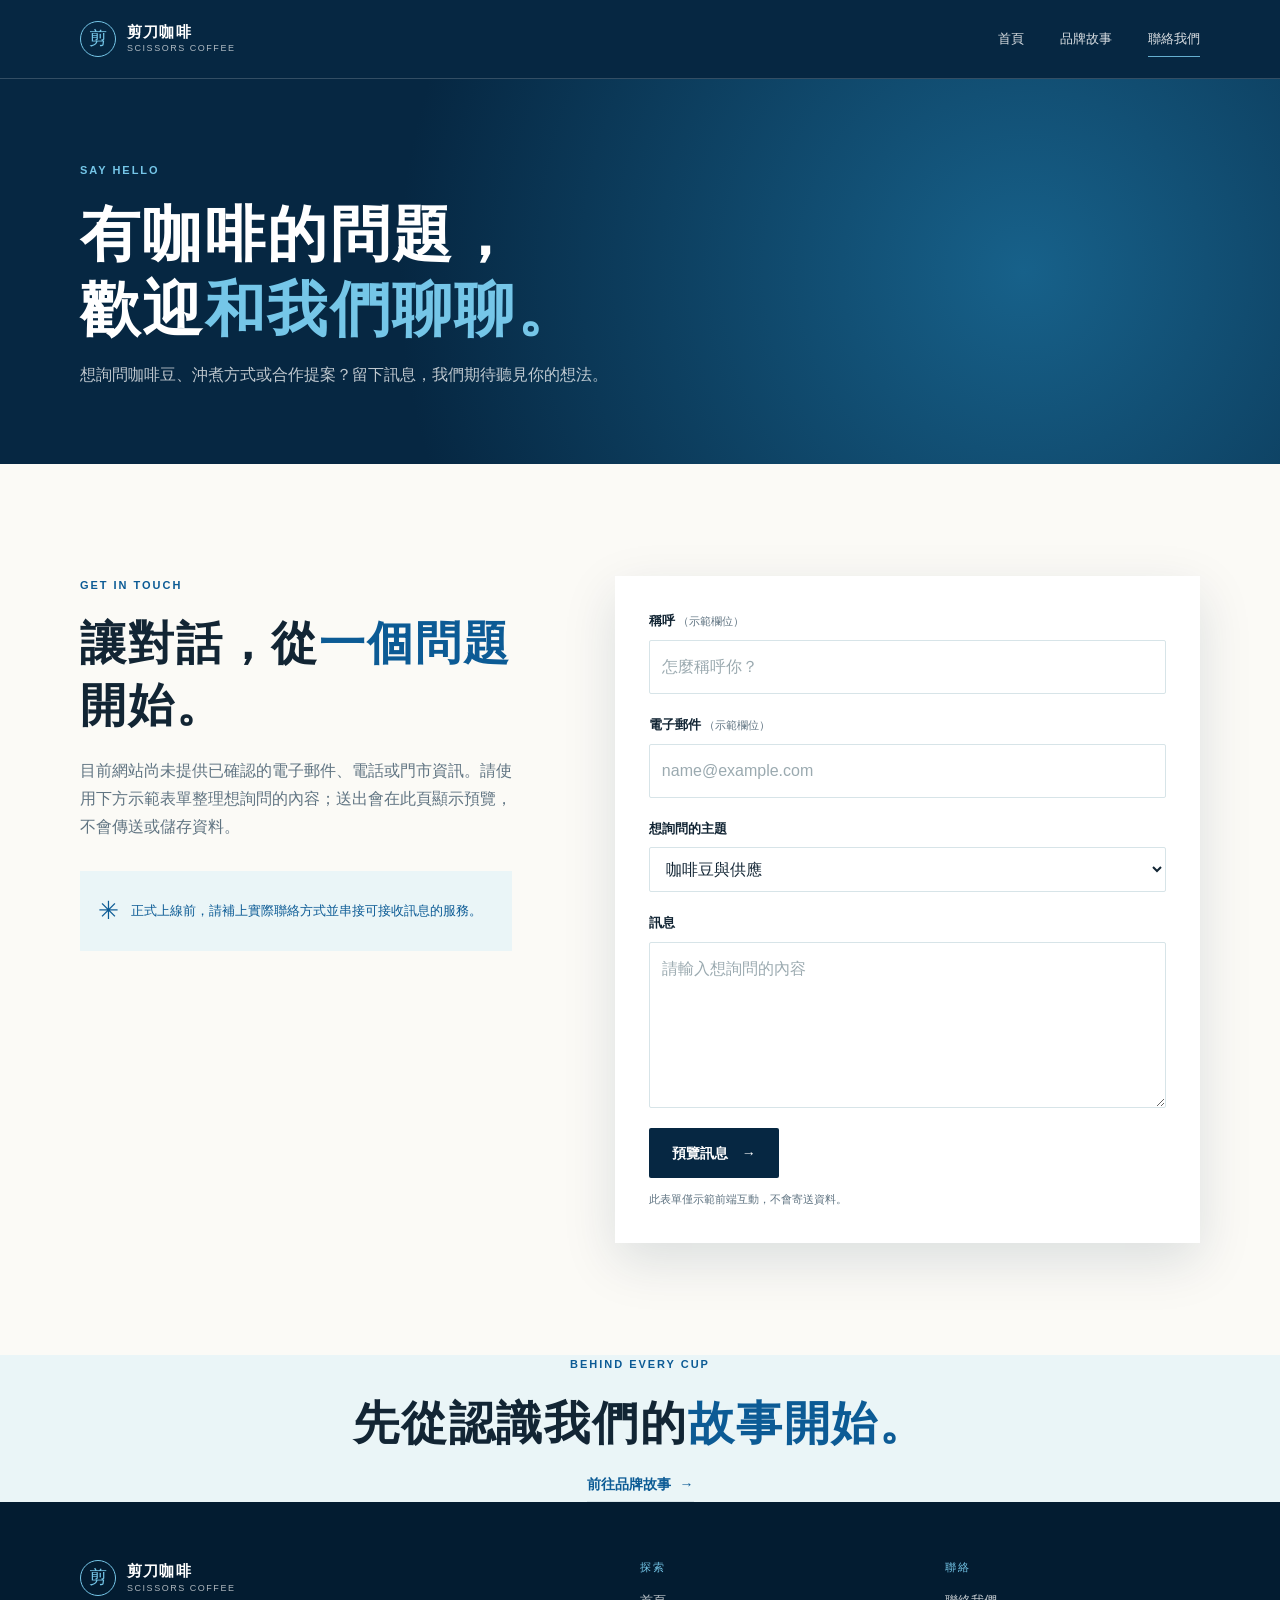
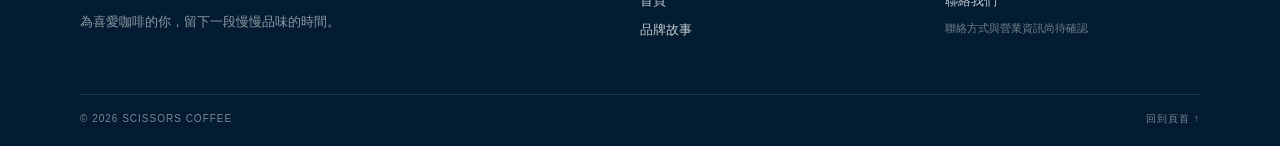
<file: pages/contact.html>
﻿<!doctype html>
<html lang="zh-Hant">
<head>
  <meta charset="utf-8"><meta name="viewport" content="width=device-width, initial-scale=1">
  <meta name="description" content="透過聯絡頁面詢問剪刀咖啡的咖啡豆、沖煮方式或合作事宜。">
  <title>聯絡我們｜剪刀咖啡</title><link rel="stylesheet" href="assets/css/site.css"><script src="assets/js/site.js" defer></script>
</head>
<body><a class="skip-link" href="#main">跳至主要內容</a>
<header class="site-header inner-header" id="top"><div class="wrap header-inner"><a class="brand" href="index.html" aria-label="剪刀咖啡首頁"><span class="brand-mark" aria-hidden="true">剪</span><span><strong>剪刀咖啡</strong><small>SCISSORS COFFEE</small></span></a><button class="menu-toggle" type="button" aria-controls="site-nav" aria-expanded="false" aria-label="開啟導覽選單"><span></span><span></span><span></span></button><nav class="site-nav" id="site-nav" aria-label="主要導覽"><a href="index.html">首頁</a><a href="about.html">品牌故事</a><a class="active" aria-current="page" href="contact.html">聯絡我們</a></nav></div></header>
<main id="main"><section class="page-hero contact-hero"><div class="wrap"><p class="eyebrow">SAY HELLO</p><h1>有咖啡的問題，<br>歡迎<span>和我們聊聊。</span></h1><p>想詢問咖啡豆、沖煮方式或合作提案？留下訊息，我們期待聽見你的想法。</p></div></section>
<section class="section"><div class="wrap contact-grid"><div class="section-copy"><p class="eyebrow">GET IN TOUCH</p><h2>讓對話，從<span>一個問題</span>開始。</h2><p>目前網站尚未提供已確認的電子郵件、電話或門市資訊。請使用下方示範表單整理想詢問的內容；送出會在此頁顯示預覽，不會傳送或儲存資料。</p><div class="contact-note"><span aria-hidden="true">✳</span><p>正式上線前，請補上實際聯絡方式並串接可接收訊息的服務。</p></div></div><form class="contact-form" id="contactForm"><label for="name">稱呼 <span>（示範欄位）</span></label><input id="name" name="name" autocomplete="name" required placeholder="怎麼稱呼你？"><label for="email">電子郵件 <span>（示範欄位）</span></label><input id="email" name="email" type="email" autocomplete="email" required placeholder="name@example.com"><label for="topic">想詢問的主題</label><select id="topic" name="topic"><option>咖啡豆與供應</option><option>沖煮方式</option><option>合作提案</option><option>其他</option></select><label for="message">訊息</label><textarea id="message" name="message" rows="5" required placeholder="請輸入想詢問的內容"></textarea><button class="button button-dark" type="submit">預覽訊息 <span aria-hidden="true">→</span></button><p class="form-help">此表單僅示範前端互動，不會寄送資料。</p><div class="form-result" id="formResult" role="status" aria-live="polite" hidden></div></form></div></section>
<section class="values-section"><div class="wrap contact-cta"><p class="eyebrow">BEHIND EVERY CUP</p><h2>先從認識我們的<span>故事開始。</span></h2><a class="text-link" href="about.html">前往品牌故事 <span aria-hidden="true">→</span></a></div></section></main>
<footer class="site-footer"><div class="wrap footer-main"><div class="footer-brand"><a class="brand" href="index.html"><span class="brand-mark" aria-hidden="true">剪</span><span><strong>剪刀咖啡</strong><small>SCISSORS COFFEE</small></span></a><p>為喜愛咖啡的你，留下一段慢慢品味的時間。</p></div><div><h2>探索</h2><a href="index.html">首頁</a><a href="about.html">品牌故事</a></div><div><h2>聯絡</h2><a href="contact.html" aria-current="page">聯絡我們</a><p class="footer-muted">聯絡方式與營業資訊尚待確認</p></div></div><div class="wrap footer-bottom"><span>© 2026 SCISSORS COFFEE</span><a href="#top">回到頁首 ↑</a></div></footer>
</body></html>
</file>
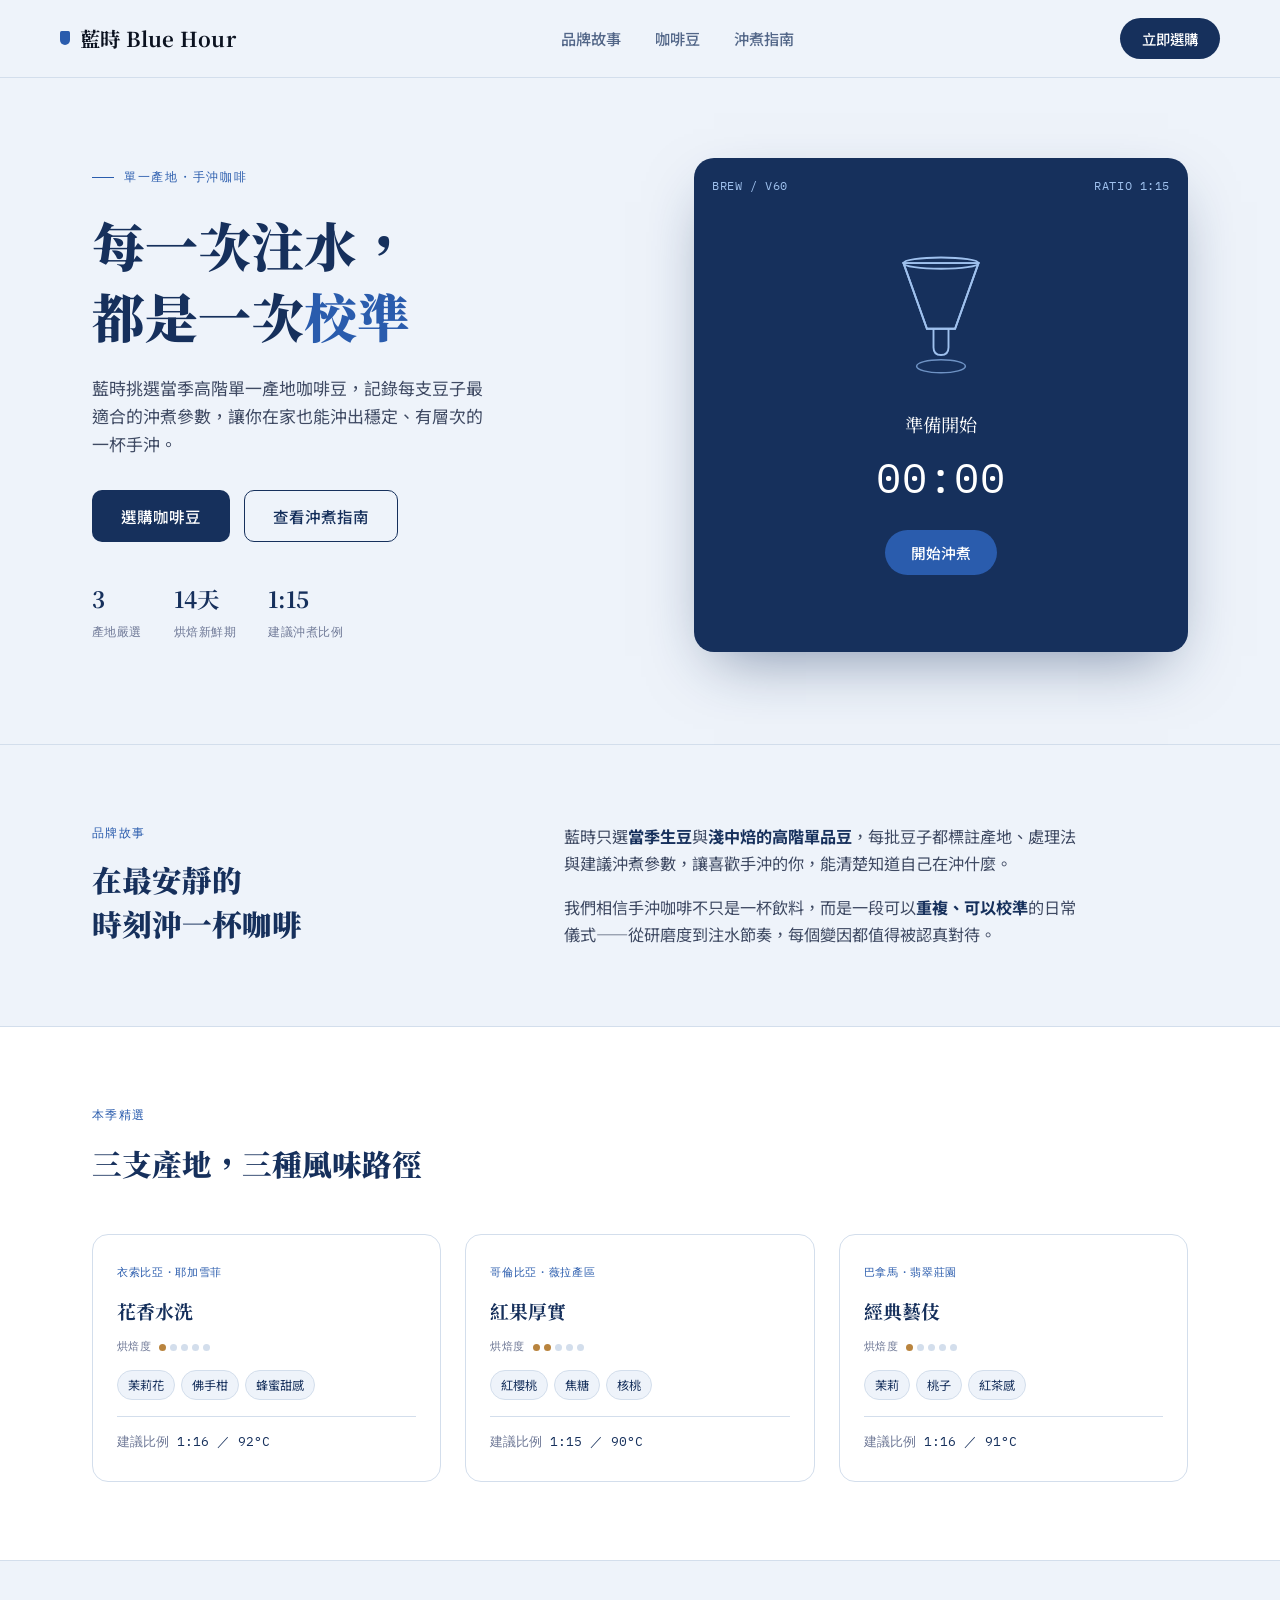
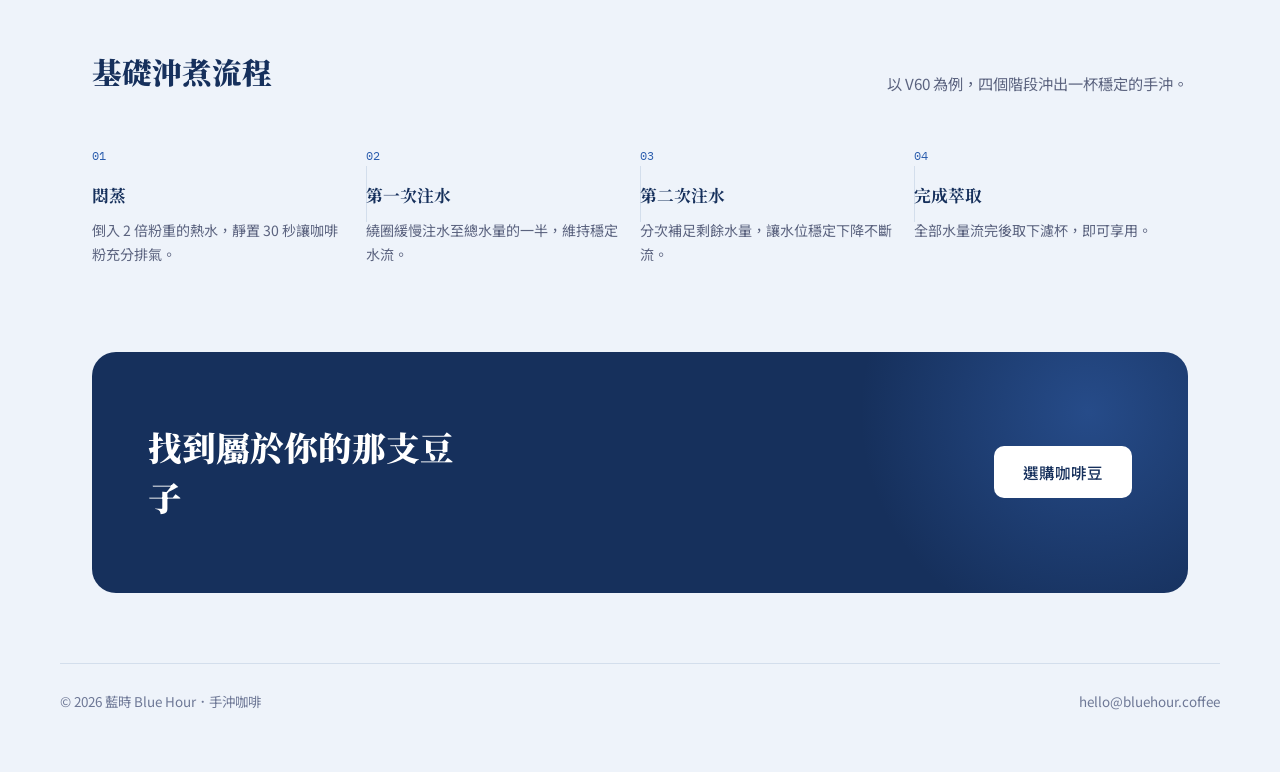
<file: w1/claude.html>
<!DOCTYPE html>
<html lang="zh-Hant">
<head>
<meta charset="UTF-8">
<meta name="viewport" content="width=device-width, initial-scale=1.0">
<title>藍時 Blue Hour｜手沖咖啡</title>
<link rel="preconnect" href="https://fonts.googleapis.com">
<link rel="preconnect" href="https://fonts.gstatic.com" crossorigin>
<link href="https://fonts.googleapis.com/css2?family=Noto+Serif+TC:wght@500;700;900&family=Noto+Sans+TC:wght@400;500;700&family=IBM+Plex+Mono:wght@400;500&display=swap" rel="stylesheet">
<style>
  :root{
    --ink: #0B1220;
    --deep: #16305C;
    --blue: #2A5CAD;
    --blue-bright: #3E74CC;
    --paper: #EEF3FA;
    --mist: #D3DEEC;
    --white: #FFFFFF;
    --roast: #B9843E;

    --display: 'Noto Serif TC', serif;
    --body: 'Noto Sans TC', sans-serif;
    --mono: 'IBM Plex Mono', monospace;
  }

  *{ box-sizing:border-box; margin:0; padding:0; }
  html{ scroll-behavior:smooth; }
  body{
    background: var(--paper);
    color: var(--ink);
    font-family: var(--body);
    line-height:1.65;
    -webkit-font-smoothing:antialiased;
  }
  a{ color:inherit; text-decoration:none; }
  ul{ list-style:none; }
  button{ font-family:inherit; cursor:pointer; }
  :focus-visible{ outline:2px solid var(--blue); outline-offset:3px; border-radius:4px; }

  .wrap{ max-width:1160px; margin:0 auto; padding:0 32px; }

  /* NAV */
  header.site{
    position:sticky; top:0; z-index:50;
    background: rgba(238,243,250,0.88);
    backdrop-filter: blur(10px);
    border-bottom:1px solid var(--mist);
  }
  .nav{ display:flex; align-items:center; justify-content:space-between; padding:18px 0; }
  .logo{ font-family:var(--display); font-weight:700; font-size:1.28rem; letter-spacing:0.02em; display:flex; align-items:center; gap:10px; }
  .logo .mark{ width:10px; height:14px; background:var(--blue); border-radius:2px 2px 6px 6px; }
  .nav-links{ display:flex; gap:34px; font-size:0.95rem; font-weight:500; color:var(--deep); }
  .nav-links a{ opacity:0.72; transition:opacity .15s ease; }
  .nav-links a:hover{ opacity:1; }
  .nav-cta{
    background:var(--deep); color:var(--white);
    padding:10px 22px; border-radius:999px; font-size:0.9rem; font-weight:500;
    border:none; transition:background .15s ease, transform .15s ease;
  }
  .nav-cta:hover{ background:var(--blue); transform:translateY(-1px); }

  /* HERO */
  .hero{ padding:80px 0 92px; }
  .hero-grid{ display:grid; grid-template-columns:1.05fr 0.95fr; gap:56px; align-items:center; }
  .eyebrow{
    font-family:var(--mono); font-size:0.76rem; letter-spacing:0.14em; text-transform:uppercase;
    color:var(--blue); display:flex; align-items:center; gap:10px; margin-bottom:22px;
  }
  .eyebrow::before{ content:""; width:22px; height:1px; background:var(--blue); }
  .hero h1{
    font-family:var(--display); font-weight:900; font-size:clamp(2.1rem,4.2vw,3.3rem);
    line-height:1.35; color:var(--deep); margin-bottom:22px;
  }
  .hero h1 em{ font-style:normal; color:var(--blue); }
  .hero p.lede{ font-size:1.06rem; color:#3F4A63; max-width:44ch; margin-bottom:32px; }
  .hero-actions{ display:flex; gap:14px; flex-wrap:wrap; margin-bottom:38px; }
  .btn-primary, .btn-ghost{
    padding:14px 28px; border-radius:10px; font-size:0.97rem; font-weight:500;
    border:1px solid transparent; transition:all .15s ease; display:inline-flex; align-items:center; gap:8px;
  }
  .btn-primary{ background:var(--deep); color:var(--white); }
  .btn-primary:hover{ background:var(--blue); transform:translateY(-1px); }
  .btn-ghost{ background:transparent; border-color:var(--deep); color:var(--deep); }
  .btn-ghost:hover{ background:var(--deep); color:var(--white); }

  .hero-stats{ display:flex; gap:32px; font-family:var(--mono); }
  .hero-stats div strong{ display:block; font-size:1.4rem; font-family:var(--display); color:var(--deep); }
  .hero-stats div span{ font-size:0.74rem; color:#6E7896; letter-spacing:0.04em; }

  /* SIGNATURE: brew timer */
  .brewer{
    position:relative; background:var(--deep); border-radius:20px;
    aspect-ratio:1/1; overflow:hidden;
    box-shadow:0 24px 60px -20px rgba(22,48,92,0.5);
    display:flex; flex-direction:column; align-items:center; justify-content:center;
    padding: 26px;
  }
  .brewer-hud{
    position:absolute; top:18px; left:18px; right:18px;
    display:flex; justify-content:space-between;
    font-family:var(--mono); font-size:0.72rem; color:#9FC1EE; letter-spacing:0.05em;
  }
  .brewer-stage{
    font-family:var(--display); color:var(--white); font-size:1.15rem;
    margin-top: 6px; margin-bottom: 4px; text-align:center; min-height: 1.6em;
  }
  .brewer-time{
    font-family:var(--mono); font-size:2.6rem; color:var(--white); letter-spacing:0.02em; margin-bottom:18px;
  }
  .dripper-svg{ width:150px; margin-bottom: 18px; }
  .brewer-btn{
    background:var(--blue); color:var(--white); border:none;
    padding:12px 26px; border-radius:999px; font-size:0.92rem; font-weight:500;
    transition:background .15s ease;
  }
  .brewer-btn:hover{ background:var(--blue-bright); }
  .brewer-btn:disabled{ opacity:0.55; cursor:default; }

  /* STORY */
  .story{ padding:78px 0; border-top:1px solid var(--mist); }
  .story-grid{ display:grid; grid-template-columns:0.8fr 1.2fr; gap:56px; }
  .section-label{
    font-family:var(--mono); font-size:0.76rem; letter-spacing:0.12em; text-transform:uppercase;
    color:var(--blue); margin-bottom:14px;
  }
  .story h2{ font-family:var(--display); font-weight:900; font-size:1.85rem; color:var(--deep); line-height:1.5; }
  .story-body p{ font-size:1.01rem; color:#3F4A63; margin-bottom:18px; max-width:58ch; }
  .story-body p:last-child{ margin-bottom:0; }
  .story-body strong{ color:var(--deep); }

  /* BEANS */
  .beans{ padding:78px 0; background:var(--white); border-top:1px solid var(--mist); border-bottom:1px solid var(--mist); }
  .beans-head{ max-width:640px; margin-bottom:46px; }
  .beans-head h2{ font-family:var(--display); font-weight:900; font-size:1.85rem; color:var(--deep); margin-top:10px; }
  .bean-cards{ display:grid; grid-template-columns:repeat(3,1fr); gap:24px; }
  .b-card{
    border:1px solid var(--mist); border-radius:16px; padding:28px 24px;
    transition:border-color .15s ease, transform .15s ease;
  }
  .b-card:hover{ border-color:var(--blue-bright); transform:translateY(-3px); }
  .b-card .origin{ font-family:var(--mono); font-size:0.7rem; color:var(--blue); letter-spacing:0.06em; margin-bottom:14px; }
  .b-card h3{ font-family:var(--display); font-weight:700; font-size:1.18rem; color:var(--deep); margin-bottom:12px; }
  .roast-bar{ display:flex; align-items:center; gap:8px; margin-bottom:14px; }
  .roast-bar .label{ font-family:var(--mono); font-size:0.68rem; color:#6E7896; letter-spacing:0.04em; }
  .roast-dots{ display:flex; gap:4px; }
  .roast-dots span{ width:7px; height:7px; border-radius:50%; background:var(--mist); }
  .roast-dots span.on{ background:var(--roast); }
  .flavor-tags{ display:flex; flex-wrap:wrap; gap:6px; margin-bottom:16px; }
  .flavor-tags span{
    font-size:0.76rem; padding:4px 10px; border-radius:999px;
    background:var(--paper); color:var(--deep); border:1px solid var(--mist);
  }
  .b-card .ratio{ font-family:var(--mono); font-size:0.82rem; color:var(--deep); border-top:1px solid var(--mist); padding-top:14px; }
  .b-card .ratio span{ color:#6E7896; }

  /* GUIDE */
  .guide{ padding:86px 0; }
  .guide-head{ display:flex; justify-content:space-between; align-items:flex-end; margin-bottom:50px; gap:24px; flex-wrap:wrap; }
  .guide-head h2{ font-family:var(--display); font-weight:900; font-size:1.85rem; color:var(--deep); }
  .guide-head p{ max-width:38ch; color:#5B637F; font-size:0.95rem; }
  .steps{ display:grid; grid-template-columns:repeat(4,1fr); position:relative; }
  .step{ position:relative; padding:0 22px 0 0; }
  .step:not(:last-child)::after{
    content:""; position:absolute; top:20px; right:-1px; width:1px; height:56px; background:var(--mist);
  }
  .step .num{ font-family:var(--mono); font-size:0.76rem; color:var(--blue); margin-bottom:16px; display:block; }
  .step h3{ font-family:var(--display); font-weight:700; font-size:1.05rem; color:var(--deep); margin-bottom:10px; }
  .step p{ font-size:0.88rem; color:#5B637F; }

  /* CTA */
  .cta{
    background:var(--deep); color:var(--white); border-radius:24px; margin:0 32px 32px;
    padding:70px 56px; position:relative; overflow:hidden;
  }
  .cta::before{
    content:""; position:absolute; width:460px; height:460px;
    background:radial-gradient(circle, rgba(62,116,204,0.4), transparent 70%);
    top:-170px; right:-130px; border-radius:50%;
  }
  .cta-inner{ position:relative; z-index:2; display:flex; justify-content:space-between; align-items:center; gap:40px; flex-wrap:wrap; }
  .cta h2{ font-family:var(--display); font-weight:900; font-size:clamp(1.5rem,2.8vw,2.1rem); max-width:16ch; line-height:1.5; }
  .cta .btn-primary{ background:var(--white); color:var(--deep); white-space:nowrap; }
  .cta .btn-primary:hover{ background:var(--paper); }

  footer.site{ padding:38px 32px 60px; }
  .footer-grid{
    max-width:1160px; margin:0 auto; display:flex; justify-content:space-between; align-items:center;
    flex-wrap:wrap; gap:16px; font-size:0.84rem; color:#6E7896; border-top:1px solid var(--mist); padding-top:26px;
  }

  @media (prefers-reduced-motion:reduce){ *{ animation-duration:0.001ms !important; transition-duration:0.001ms !important; } }

  @media (max-width:880px){
    .hero-grid{ grid-template-columns:1fr; }
    .brewer{ order:-1; max-width:400px; margin:0 auto 8px; }
    .story-grid{ grid-template-columns:1fr; gap:28px; }
    .bean-cards{ grid-template-columns:1fr; }
    .steps{ grid-template-columns:1fr 1fr; row-gap:32px; }
    .step:nth-child(2)::after{ display:none; }
    .nav-links{ display:none; }
    .cta{ margin:0 16px 16px; padding:46px 28px; }
    .cta-inner{ flex-direction:column; align-items:flex-start; }
  }
  @media (max-width:520px){
    .wrap{ padding:0 20px; }
    .steps{ grid-template-columns:1fr; }
    .step:not(:last-child)::after{ display:none; }
    .hero-stats{ gap:20px; }
  }
</style>
</head>
<body>

<header class="site">
  <nav class="wrap nav">
    <div class="logo"><span class="mark"></span>藍時 Blue Hour</div>
    <ul class="nav-links">
      <li><a href="#story">品牌故事</a></li>
      <li><a href="#beans">咖啡豆</a></li>
      <li><a href="#guide">沖煮指南</a></li>
    </ul>
    <button class="nav-cta">立即選購</button>
  </nav>
</header>

<section class="hero">
  <div class="wrap hero-grid">
    <div>
      <div class="eyebrow">單一產地・手沖咖啡</div>
      <h1>每一次注水，<br>都是一次<em>校準</em></h1>
      <p class="lede">藍時挑選當季高階單一產地咖啡豆，記錄每支豆子最適合的沖煮參數，讓你在家也能沖出穩定、有層次的一杯手沖。</p>
      <div class="hero-actions">
        <button class="btn-primary">選購咖啡豆</button>
        <button class="btn-ghost">查看沖煮指南</button>
      </div>
      <div class="hero-stats">
        <div><strong>3</strong><span>產地嚴選</span></div>
        <div><strong>14天</strong><span>烘焙新鮮期</span></div>
        <div><strong>1:15</strong><span>建議沖煮比例</span></div>
      </div>
    </div>

    <div class="brewer">
      <div class="brewer-hud">
        <span>BREW / V60</span>
        <span id="ratioTag">RATIO 1:15</span>
      </div>
      <svg class="dripper-svg" id="dripperSvg" viewBox="0 0 160 160" xmlns="http://www.w3.org/2000/svg">
        <path d="M40 30 L120 30 L95 100 L65 100 Z" fill="none" stroke="#9FC1EE" stroke-width="2"/>
        <rect id="waterLevel" x="65" y="98" width="30" height="0" fill="#3E74CC" opacity="0.85"/>
        <path d="M40 30 L120 30 L95 100 L65 100 Z" fill="none" stroke="#9FC1EE" stroke-width="2"/>
        <ellipse cx="80" cy="30" rx="40" ry="6" fill="none" stroke="#9FC1EE" stroke-width="2"/>
        <path d="M72 100 L72 120 Q72 128 80 128 Q88 128 88 120 L88 100" fill="none" stroke="#9FC1EE" stroke-width="2"/>
        <ellipse cx="80" cy="140" rx="26" ry="7" fill="none" stroke="#6E92C4" stroke-width="1.6"/>
        <line id="pourLine" x1="80" y1="8" x2="80" y2="30" stroke="#3E74CC" stroke-width="3" opacity="0"/>
      </svg>
      <div class="brewer-stage" id="stageLabel">準備開始</div>
      <div class="brewer-time" id="timeLabel">00:00</div>
      <button class="brewer-btn" id="brewBtn">開始沖煮</button>
    </div>
  </div>
</section>

<section class="story" id="story">
  <div class="wrap story-grid">
    <div>
      <div class="section-label">品牌故事</div>
      <h2>在最安靜的<br>時刻沖一杯咖啡</h2>
    </div>
    <div class="story-body">
      <p>藍時只選<strong>當季生豆</strong>與<strong>淺中焙的高階單品豆</strong>，每批豆子都標註產地、處理法與建議沖煮參數，讓喜歡手沖的你，能清楚知道自己在沖什麼。</p>
      <p>我們相信手沖咖啡不只是一杯飲料，而是一段可以<strong>重複、可以校準</strong>的日常儀式——從研磨度到注水節奏，每個變因都值得被認真對待。</p>
    </div>
  </div>
</section>

<section class="beans" id="beans">
  <div class="wrap">
    <div class="beans-head">
      <div class="section-label">本季精選</div>
      <h2>三支產地，三種風味路徑</h2>
    </div>
    <div class="bean-cards">
      <div class="b-card">
        <div class="origin">衣索比亞・耶加雪菲</div>
        <h3>花香水洗</h3>
        <div class="roast-bar">
          <span class="label">烘焙度</span>
          <div class="roast-dots"><span class="on"></span><span></span><span></span><span></span><span></span></div>
        </div>
        <div class="flavor-tags"><span>茉莉花</span><span>佛手柑</span><span>蜂蜜甜感</span></div>
        <div class="ratio"><span>建議比例</span> 1:16 ／ 92°C</div>
      </div>
      <div class="b-card">
        <div class="origin">哥倫比亞・薇拉產區</div>
        <h3>紅果厚實</h3>
        <div class="roast-bar">
          <span class="label">烘焙度</span>
          <div class="roast-dots"><span class="on"></span><span class="on"></span><span></span><span></span><span></span></div>
        </div>
        <div class="flavor-tags"><span>紅櫻桃</span><span>焦糖</span><span>核桃</span></div>
        <div class="ratio"><span>建議比例</span> 1:15 ／ 90°C</div>
      </div>
      <div class="b-card">
        <div class="origin">巴拿馬・翡翠莊園</div>
        <h3>經典藝伎</h3>
        <div class="roast-bar">
          <span class="label">烘焙度</span>
          <div class="roast-dots"><span class="on"></span><span></span><span></span><span></span><span></span></div>
        </div>
        <div class="flavor-tags"><span>茉莉</span><span>桃子</span><span>紅茶感</span></div>
        <div class="ratio"><span>建議比例</span> 1:16 ／ 91°C</div>
      </div>
    </div>
  </div>
</section>

<section class="guide" id="guide">
  <div class="wrap">
    <div class="guide-head">
      <h2>基礎沖煮流程</h2>
      <p>以 V60 為例，四個階段沖出一杯穩定的手沖。</p>
    </div>
    <div class="steps">
      <div class="step">
        <span class="num">01</span>
        <h3>悶蒸</h3>
        <p>倒入 2 倍粉重的熱水，靜置 30 秒讓咖啡粉充分排氣。</p>
      </div>
      <div class="step">
        <span class="num">02</span>
        <h3>第一次注水</h3>
        <p>繞圈緩慢注水至總水量的一半，維持穩定水流。</p>
      </div>
      <div class="step">
        <span class="num">03</span>
        <h3>第二次注水</h3>
        <p>分次補足剩餘水量，讓水位穩定下降不斷流。</p>
      </div>
      <div class="step">
        <span class="num">04</span>
        <h3>完成萃取</h3>
        <p>全部水量流完後取下濾杯，即可享用。</p>
      </div>
    </div>
  </div>
</section>

<div class="wrap" style="padding:0;">
  <div class="cta">
    <div class="cta-inner">
      <h2>找到屬於你的那支豆子</h2>
      <button class="btn-primary">選購咖啡豆</button>
    </div>
  </div>
</div>

<footer class="site">
  <div class="footer-grid">
    <div>© 2026 藍時 Blue Hour．手沖咖啡</div>
    <div>hello@bluehour.coffee</div>
  </div>
</footer>

<script>
  (function(){
    const btn = document.getElementById('brewBtn');
    const stageLabel = document.getElementById('stageLabel');
    const timeLabel = document.getElementById('timeLabel');
    const waterLevel = document.getElementById('waterLevel');
    const pourLine = document.getElementById('pourLine');

    const stages = [
      { name:'悶蒸中', dur:30, water:8 },
      { name:'第一次注水', dur:60, water:38 },
      { name:'第二次注水', dur:60, water:75 },
      { name:'萃取完成', dur:0, water:75 }
    ];

    let running = false;
    let stageIndex = 0;
    let elapsed = 0;
    let totalElapsed = 0;
    let timer = null;

    function fmt(s){
      const m = Math.floor(s/60).toString().padStart(2,'0');
      const sec = Math.floor(s%60).toString().padStart(2,'0');
      return m+':'+sec;
    }

    function tick(){
      totalElapsed += 1;
      elapsed += 1;
      timeLabel.textContent = fmt(totalElapsed);

      const stage = stages[stageIndex];
      const progress = stage.dur ? Math.min(elapsed/stage.dur, 1) : 1;
      const prevWater = stageIndex === 0 ? 0 : stages[stageIndex-1].water;
      const currentWater = prevWater + (stage.water - prevWater) * progress;
      waterLevel.setAttribute('y', 98 - currentWater*0.55);
      waterLevel.setAttribute('height', currentWater*0.55);

      pourLine.style.opacity = (stageIndex === 1 || stageIndex === 2) ? '0.9' : '0';

      if(stage.dur && elapsed >= stage.dur){
        stageIndex += 1;
        elapsed = 0;
        if(stageIndex >= stages.length - 1){
          stageLabel.textContent = stages[stages.length-1].name;
          pourLine.style.opacity = '0';
          clearInterval(timer);
          running = false;
          btn.disabled = false;
          btn.textContent = '再沖一次';
          return;
        }
        stageLabel.textContent = stages[stageIndex].name;
      }
    }

    btn.addEventListener('click', () => {
      if(running) return;
      running = true;
      stageIndex = 0;
      elapsed = 0;
      totalElapsed = 0;
      waterLevel.setAttribute('y', 98);
      waterLevel.setAttribute('height', 0);
      stageLabel.textContent = stages[0].name;
      timeLabel.textContent = '00:00';
      btn.disabled = true;
      btn.textContent = '沖煮中…';
      timer = setInterval(tick, 1000);
    });
  })();
</script>

</body>
</html>
</file>
<file: pages/assets/css/site.css>
﻿:root{--navy:#062742;--blue:#0c5b95;--sky:#75c6e8;--mist:#eaf5f7;--cream:#fbfaf6;--ink:#122534;--muted:#607482;--line:#d7e4e8;--sand:#e5b66b;--white:#fff;--serif:Georgia,"Noto Serif TC",serif;--sans:"Noto Sans TC","Microsoft JhengHei",sans-serif;--shadow:0 18px 50px rgba(6,39,66,.13)}
*{box-sizing:border-box}html{scroll-behavior:smooth}body{margin:0;background:var(--cream);color:var(--ink);font:16px/1.75 var(--sans)}a{color:inherit;text-decoration:none}button,input,textarea,select{font:inherit}a:focus-visible,button:focus-visible,input:focus-visible,textarea:focus-visible,select:focus-visible{outline:3px solid var(--sky);outline-offset:4px}.wrap{width:min(1120px,calc(100% - 48px));margin-inline:auto}.skip-link{position:absolute;left:1rem;top:-5rem;z-index:20;padding:.7rem 1rem;background:white;color:var(--navy)}.skip-link:focus{top:1rem}.site-header{position:absolute;z-index:5;inset:0 0 auto;color:#fff;border-bottom:1px solid rgba(255,255,255,.18)}.inner-header{position:relative;background:var(--navy)}.header-inner{min-height:78px;display:flex;align-items:center;justify-content:space-between;gap:2rem}.brand{display:inline-flex;align-items:center;gap:11px}.brand-mark{width:36px;height:36px;border:1px solid var(--sky);border-radius:50%;display:grid;place-items:center;color:var(--sky);font-family:var(--serif);font-size:18px}.brand strong,.brand small{display:block;line-height:1.35}.brand strong{font-size:15px;letter-spacing:.08em}.brand small{font:9px/1.5 var(--sans);letter-spacing:.17em;opacity:.68}.site-nav{display:flex;align-items:center;gap:36px;font-size:13px}.site-nav a{position:relative;opacity:.86}.site-nav a::after{content:"";position:absolute;left:0;right:100%;bottom:-7px;height:1px;background:var(--sky);transition:right .2s}.site-nav a:hover::after,.site-nav a.active::after{right:0}.menu-toggle{display:none}.hero{position:relative;isolation:isolate;min-height:704px;padding:150px 0 66px;overflow:hidden;color:white;background:radial-gradient(ellipse at 78% 38%,rgba(117,198,232,.23),transparent 35%),linear-gradient(120deg,#062742,#0a4167)}.hero-grid{min-height:470px;display:grid;grid-template-columns:1fr 1fr;align-items:center;gap:3rem}.hero-copy{max-width:580px;position:relative;z-index:1}.eyebrow{margin:0 0 18px;color:var(--blue);font-size:11px;font-weight:700;letter-spacing:.18em}.hero .eyebrow,.letter-section .eyebrow{color:var(--sky)}h1,h2,h3,p{margin-top:0}h1,h2{font-family:var(--serif);font-weight:700;letter-spacing:.04em}h1{font-size:clamp(42px,5.5vw,68px);line-height:1.24;margin-bottom:22px}h1 span,h2 span{color:var(--sky)}.lead{max-width:540px;color:rgba(255,255,255,.78);font-size:16px}.actions{display:flex;align-items:center;gap:28px;margin-top:30px}.button{min-height:50px;padding:11px 22px;border:1px solid transparent;border-radius:2px;display:inline-flex;align-items:center;justify-content:center;gap:14px;font-size:14px;font-weight:700;cursor:pointer;transition:transform .2s,background .2s}.button:hover{transform:translateY(-2px)}.button-gold{background:var(--sand);color:var(--navy)}.button-dark{background:var(--navy);color:white}.text-link{display:inline-flex;gap:9px;align-items:center;color:var(--blue);font-size:14px;font-weight:700;border-bottom:1px solid var(--line);padding-bottom:5px}.light-link{color:white;border-color:rgba(255,255,255,.4)}.hero-note{margin:35px 0 0;color:rgba(255,255,255,.52);font-size:10px;letter-spacing:.16em}.hero-art{height:420px;position:relative;overflow:hidden;border-radius:50% 50% 4px 4px;background:radial-gradient(circle at 68% 28%,rgba(229,182,107,.78) 0 7%,transparent 7.4%),linear-gradient(180deg,rgba(117,198,232,.13),rgba(6,39,66,.2))}.sun{position:absolute;width:90px;height:90px;right:24%;top:12%;border-radius:50%;background:rgba(229,182,107,.88);box-shadow:0 0 70px rgba(229,182,107,.22)}.orbit{position:absolute;border:1px solid rgba(117,198,232,.32);border-radius:50%;width:380px;height:380px;left:50%;top:52%;transform:translate(-50%,-50%)}.orbit-two{width:290px;height:290px}.hill{position:absolute;bottom:-18%;width:125%;height:65%;border-radius:50% 50% 0 0;transform:rotate(-8deg)}.hill-back{left:-22%;background:#145478}.hill-front{left:12%;bottom:-32%;background:#0b3450;transform:rotate(11deg)}.cup{position:absolute;z-index:2;width:145px;height:100px;left:43%;top:49%;background:linear-gradient(100deg,#f2e9d7,#fff 48%,#d9e1df);border-radius:8px 8px 45px 45px;box-shadow:0 18px 35px #041c2b77}.cup::before{content:"";position:absolute;right:-40px;top:20px;width:50px;height:45px;border:10px solid #e4e4dc;border-left:0;border-radius:0 30px 30px 0}.cup span{position:absolute;left:12px;right:12px;top:0;height:14px;border-radius:50%;background:#613d2d}.art-caption{position:absolute;z-index:3;bottom:26px;right:22px;color:white;font-size:10px;line-height:1.8;letter-spacing:.12em;text-align:right}.art-caption b{font:32px var(--serif);color:var(--sand)}.scroll-note{position:absolute;bottom:23px;left:50%;transform:translateX(-50%);font-size:9px;letter-spacing:.17em;color:rgba(255,255,255,.58)}.scroll-note span{display:inline-block;width:30px;height:1px;vertical-align:middle;margin-right:10px;background:var(--sky)}.section{padding:112px 0}.intro-grid,.brew-grid,.story-grid,.contact-grid{display:grid;grid-template-columns:.9fr 1.1fr;align-items:center;gap:clamp(45px,8vw,105px)}.intro-stamp{height:380px;position:relative;display:grid;place-items:center}.stamp{width:290px;height:290px;border:1px solid #b5d1d9;border-radius:50%;display:flex;flex-direction:column;justify-content:center;align-items:center;position:relative;background:radial-gradient(circle,var(--mist),#fff 68%);color:var(--navy)}.stamp::before,.stamp::after{content:"";position:absolute;inset:14px;border:1px solid #d5e6e9;border-radius:50%}.stamp::after{inset:27px;border-style:dashed}.stamp span,.stamp b{font:30px var(--serif);letter-spacing:.1em}.stamp small{margin-top:12px;font-size:9px;letter-spacing:.18em;color:var(--blue)}.note-card{position:absolute;right:0;bottom:5px;width:230px;padding:24px;background:var(--navy);color:white;box-shadow:var(--shadow)}.note-card small{color:var(--sky);letter-spacing:.15em;font-size:10px}.note-card p{margin:8px 0 0;font-family:var(--serif);font-size:18px}.section-copy h2,.section-heading h2,.contact-cta h2{font-size:clamp(30px,4vw,46px);line-height:1.35;margin-bottom:20px}.section-copy h2 span,.section-heading h2 span,.contact-cta h2 span{color:var(--blue)}.section-copy>p:not(.eyebrow){color:var(--muted);margin-bottom:17px}.section-copy .text-link{margin-top:10px}.selection-section,.values-section{background:var(--mist)}.section-heading{display:flex;align-items:end;justify-content:space-between;gap:2rem;margin-bottom:38px}.section-heading h2{margin:0}.section-heading>p{max-width:330px;color:var(--muted);font-size:14px;margin:0}.coffee-grid{display:grid;grid-template-columns:repeat(3,1fr);gap:19px}.coffee-card{min-height:340px;padding:28px 25px;position:relative;overflow:hidden;color:white;background:var(--navy);box-shadow:var(--shadow)}.coffee-card::after{content:"";position:absolute;width:175px;height:175px;right:-70px;bottom:-75px;border:1px solid #ffffff2a;border-radius:50%;box-shadow:0 0 0 22px #ffffff0a,0 0 0 45px #ffffff08}.card-two{background:#106396}.card-three{background:#164c68}.card-top{display:flex;justify-content:space-between;color:var(--sky);font:12px var(--serif);letter-spacing:.12em}.card-top span:last-child{font-size:24px}.origin{margin:58px 0 9px;color:#ffffff9c;font-size:9px;letter-spacing:.14em}.coffee-card h3{font:22px var(--serif);margin-bottom:10px}.coffee-card>p:not(.origin){font-size:13px;color:#ffffffba;max-width:245px}.card-link{position:absolute;left:25px;bottom:24px;z-index:1;color:var(--sand);font-size:13px}.fine-print{font-size:11px;color:var(--muted);margin:17px 0 0}.brew-grid{grid-template-columns:.93fr 1.07fr}.brew-visual{height:390px;position:relative;overflow:hidden;background:linear-gradient(135deg,#e8f4f5,#cde8ee)}.pour-rings{position:absolute;width:310px;height:310px;border:1px solid #74b3c7;border-radius:50%;top:30px;left:50%;transform:translateX(-50%);box-shadow:0 0 0 28px #ffffff3d,0 0 0 57px #ffffff28}.filter{position:absolute;top:115px;left:50%;transform:translateX(-50%);width:0;height:0;border-left:90px solid transparent;border-right:90px solid transparent;border-top:175px solid #fdfbf4;filter:drop-shadow(0 16px 16px #31657b24)}.filter div{position:absolute;top:-174px;left:-57px;width:0;height:0;border-left:57px solid transparent;border-right:57px solid transparent;border-top:112px solid #b98759}.brew-caption{position:absolute;right:20px;bottom:16px;color:var(--blue);font-size:10px;letter-spacing:.13em}.steps{list-style:none;margin:28px 0 0;padding:0}.steps li{display:grid;grid-template-columns:52px 1fr;gap:14px;padding:17px 0;border-top:1px solid var(--line)}.steps li:last-child{border-bottom:1px solid var(--line)}.steps li>span{font:24px var(--serif);color:var(--blue)}.steps h3{margin:0 0 3px;font-size:15px}.steps p{margin:0;color:var(--muted);font-size:13px}.letter-section{position:relative;overflow:hidden;padding:88px 0;text-align:center;color:white;background:var(--navy)}.letter-section::before,.letter-section::after{content:"";position:absolute;width:330px;height:330px;border:1px solid #75c6e833;border-radius:50%;top:-180px;left:-110px}.letter-section::after{left:auto;right:-100px;top:auto;bottom:-230px}.letter-inner{position:relative;z-index:1}.letter-section h2{font-size:clamp(32px,4.6vw,50px);line-height:1.35;margin-bottom:14px}.letter-section>div>p:not(.eyebrow){color:#ffffffad;margin-bottom:24px}.page-hero{padding:82px 0 75px;color:white;background:radial-gradient(circle at 80% 50%,#17618a,#062742 60%)}.page-hero .eyebrow{color:var(--sky)}.page-hero h1{font-size:clamp(40px,5vw,60px);margin-bottom:14px}.page-hero>div>p:last-child{max-width:630px;color:#ffffffbd;margin:0}.story-art{height:390px;display:grid;place-items:center;background:radial-gradient(circle,#e4f2f4,#f8faf5 70%)}.story-circle{width:280px;height:280px;border:1px solid #89afbb;border-radius:50%;display:flex;flex-direction:column;align-items:center;justify-content:center;position:relative;text-align:center;color:var(--navy)}.story-circle::before,.story-circle::after{content:"";position:absolute;inset:13px;border:1px solid #bfd4d8;border-radius:50%}.story-circle::after{inset:24px;border-style:dashed}.story-circle span,.story-circle small{font-size:9px;letter-spacing:.19em;color:var(--blue)}.story-circle b{margin:17px 0;font:31px/1.5 var(--serif);letter-spacing:.1em}.value-grid{display:grid;grid-template-columns:repeat(3,1fr);gap:34px}.value-grid article{padding:28px 0 0;border-top:1px solid #b8d4dc}.value-grid article>span{font:30px var(--serif);color:var(--blue)}.value-grid h3{font:23px var(--serif);margin:14px 0 8px}.value-grid p{font-size:14px;color:var(--muted);margin:0}.narrow-copy{max-width:750px;margin-inline:auto}.contact-grid{grid-template-columns:.85fr 1.15fr;align-items:start}.contact-note{display:flex;gap:12px;align-items:center;margin-top:30px;padding:18px;background:var(--mist);color:var(--blue)}.contact-note span{font-size:25px}.contact-note p{margin:0;font-size:13px}.contact-form{padding:34px;background:white;box-shadow:var(--shadow)}.contact-form label{display:block;margin:0 0 7px;font-size:13px;font-weight:700}.contact-form label span,.form-help{font-size:11px;color:var(--muted);font-weight:400}.contact-form input,.contact-form textarea,.contact-form select{display:block;width:100%;margin-bottom:20px;padding:12px;border:1px solid var(--line);border-radius:2px;background:#fff;color:var(--ink)}.contact-form textarea{resize:vertical}.contact-form input::placeholder,.contact-form textarea::placeholder{color:#9baab0}.form-help{margin:12px 0 0}.form-result{margin-top:18px;padding:15px;border-left:3px solid var(--sand);background:var(--mist);font-size:13px;white-space:pre-wrap;overflow-wrap:anywhere}.contact-cta{text-align:center}.contact-cta h2{margin-bottom:15px}.site-footer{background:#031c31;color:#fff}.footer-main{display:grid;grid-template-columns:2fr 1fr 1fr;gap:50px;padding-top:58px;padding-bottom:45px}.footer-brand p{max-width:320px;margin:15px 0 0;color:#ffffff8c;font-size:13px}.footer-main h2{font:11px var(--sans);letter-spacing:.16em;color:var(--sky);margin:0 0 15px}.footer-main>div:not(:first-child)>a{display:block;margin:6px 0;font-size:13px;color:#ffffffc2}.footer-muted{font-size:11px;color:#ffffff70}.footer-bottom{display:flex;justify-content:space-between;padding-top:15px;padding-bottom:18px;border-top:1px solid #ffffff20;color:#ffffff78;font-size:10px;letter-spacing:.1em}.footer-bottom a:hover{color:var(--sky)}
@media(max-width:820px){.wrap{width:min(100% - 40px,650px)}.hero{min-height:710px;padding-top:125px}.hero-grid{grid-template-columns:1fr;gap:20px}.hero-copy{max-width:620px}.hero-art{height:280px;width:min(100%,480px);justify-self:center;margin-top:8px}.sun{width:65px;height:65px}.cup{transform:scale(.75);transform-origin:left top;top:43%}.intro-grid,.brew-grid,.story-grid,.contact-grid{grid-template-columns:1fr;gap:42px}.intro-stamp{height:330px;max-width:490px;width:100%;margin:auto}.stamp{width:255px;height:255px}.section{padding:82px 0}.coffee-grid{grid-template-columns:repeat(2,1fr)}.coffee-card:last-child{grid-column:1/-1}.brew-visual{height:330px}.footer-main{grid-template-columns:1fr 1fr;gap:30px}.footer-brand{grid-column:1/-1}.site-header{position:relative;background:var(--navy)}.hero{padding-top:55px}.site-nav{position:absolute;top:78px;left:0;right:0;display:grid;gap:0;max-height:0;overflow:hidden;background:#05233c;transition:max-height .25s ease}.site-nav.open{max-height:240px}.site-nav a{padding:13px 24px;border-top:1px solid #ffffff15}.site-nav a::after{display:none}.menu-toggle{display:flex;flex-direction:column;gap:5px;padding:10px;border:0;background:transparent}.menu-toggle span{width:23px;height:2px;background:white;transition:transform .2s,opacity .2s}.menu-toggle[aria-expanded="true"] span:first-child{transform:translateY(7px) rotate(45deg)}.menu-toggle[aria-expanded="true"] span:nth-child(2){opacity:0}.menu-toggle[aria-expanded="true"] span:last-child{transform:translateY(-7px) rotate(-45deg)}}
@media(max-width:560px){.wrap{width:calc(100% - 34px)}.hero{min-height:680px;padding-top:42px;padding-bottom:60px}.hero h1{font-size:40px}.hero-grid{gap:8px}.hero-art{height:230px}.cup{transform:scale(.62)}.art-caption{font-size:9px}.actions{gap:17px;flex-wrap:wrap}.hero-note{margin-top:23px}.scroll-note{font-size:8px}.section{padding:76px 0}.intro-stamp{height:290px}.stamp{width:230px;height:230px}.stamp span,.stamp b{font-size:25px}.note-card{width:185px;padding:17px}.note-card p{font-size:15px}.section-heading{display:block}.section-heading>p{margin-top:14px}.section-heading h2,.section-copy h2{font-size:32px}.coffee-grid{grid-template-columns:1fr}.coffee-card:last-child{grid-column:auto}.coffee-card{min-height:320px}.origin{margin-top:46px}.brew-visual{height:310px}.pour-rings{width:250px;height:250px;top:35px}.filter{transform:translateX(-50%) scale(.82);transform-origin:top center}.letter-section{padding:75px 0}.page-hero{padding:65px 0}.page-hero h1{font-size:40px}.story-art{height:310px}.story-circle{width:240px;height:240px}.value-grid{grid-template-columns:1fr;gap:24px}.contact-form{padding:22px}.footer-main{grid-template-columns:1fr;padding-top:43px}.footer-brand{grid-column:auto}.footer-bottom{gap:10px;align-items:flex-start;flex-direction:column}.menu-toggle{margin-right:-8px}}
@media(prefers-reduced-motion:reduce){html{scroll-behavior:auto}*,*::before,*::after{scroll-behavior:auto!important;transition:none!important;animation:none!important}}
</file>
